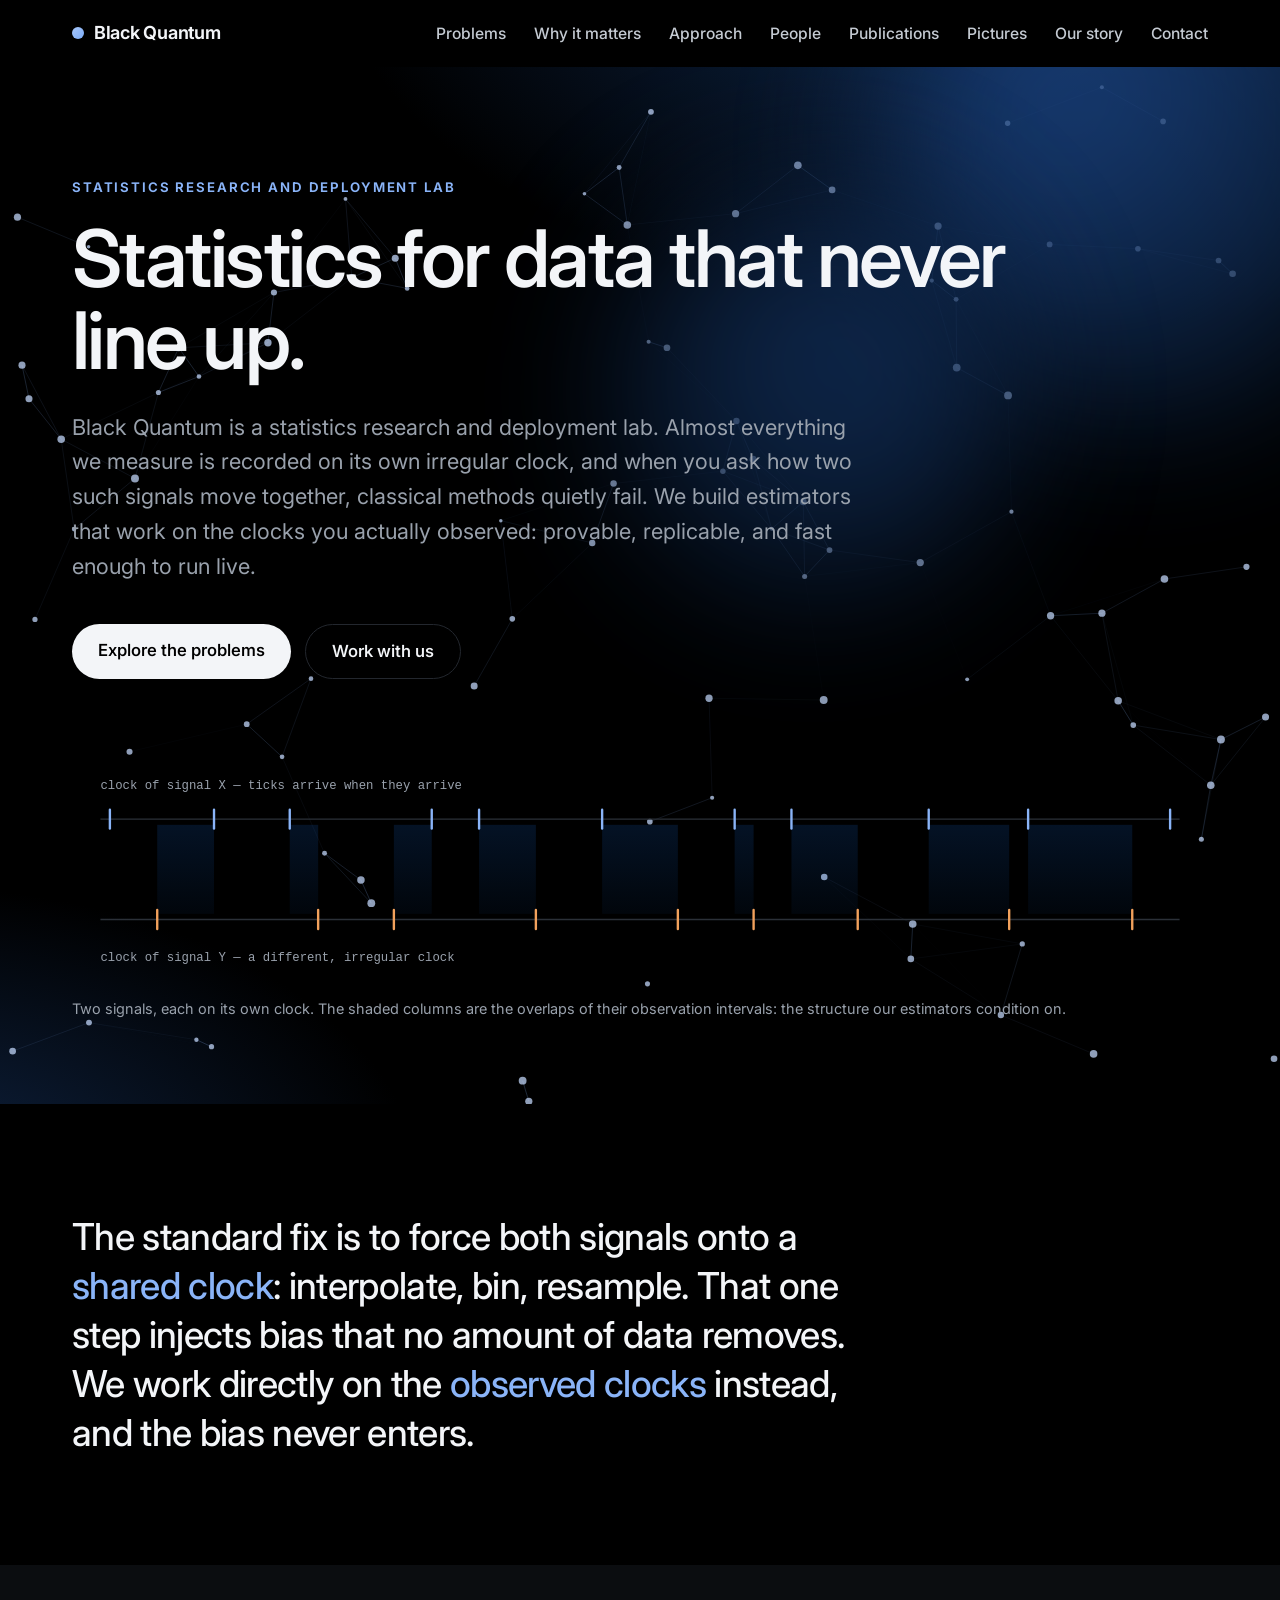
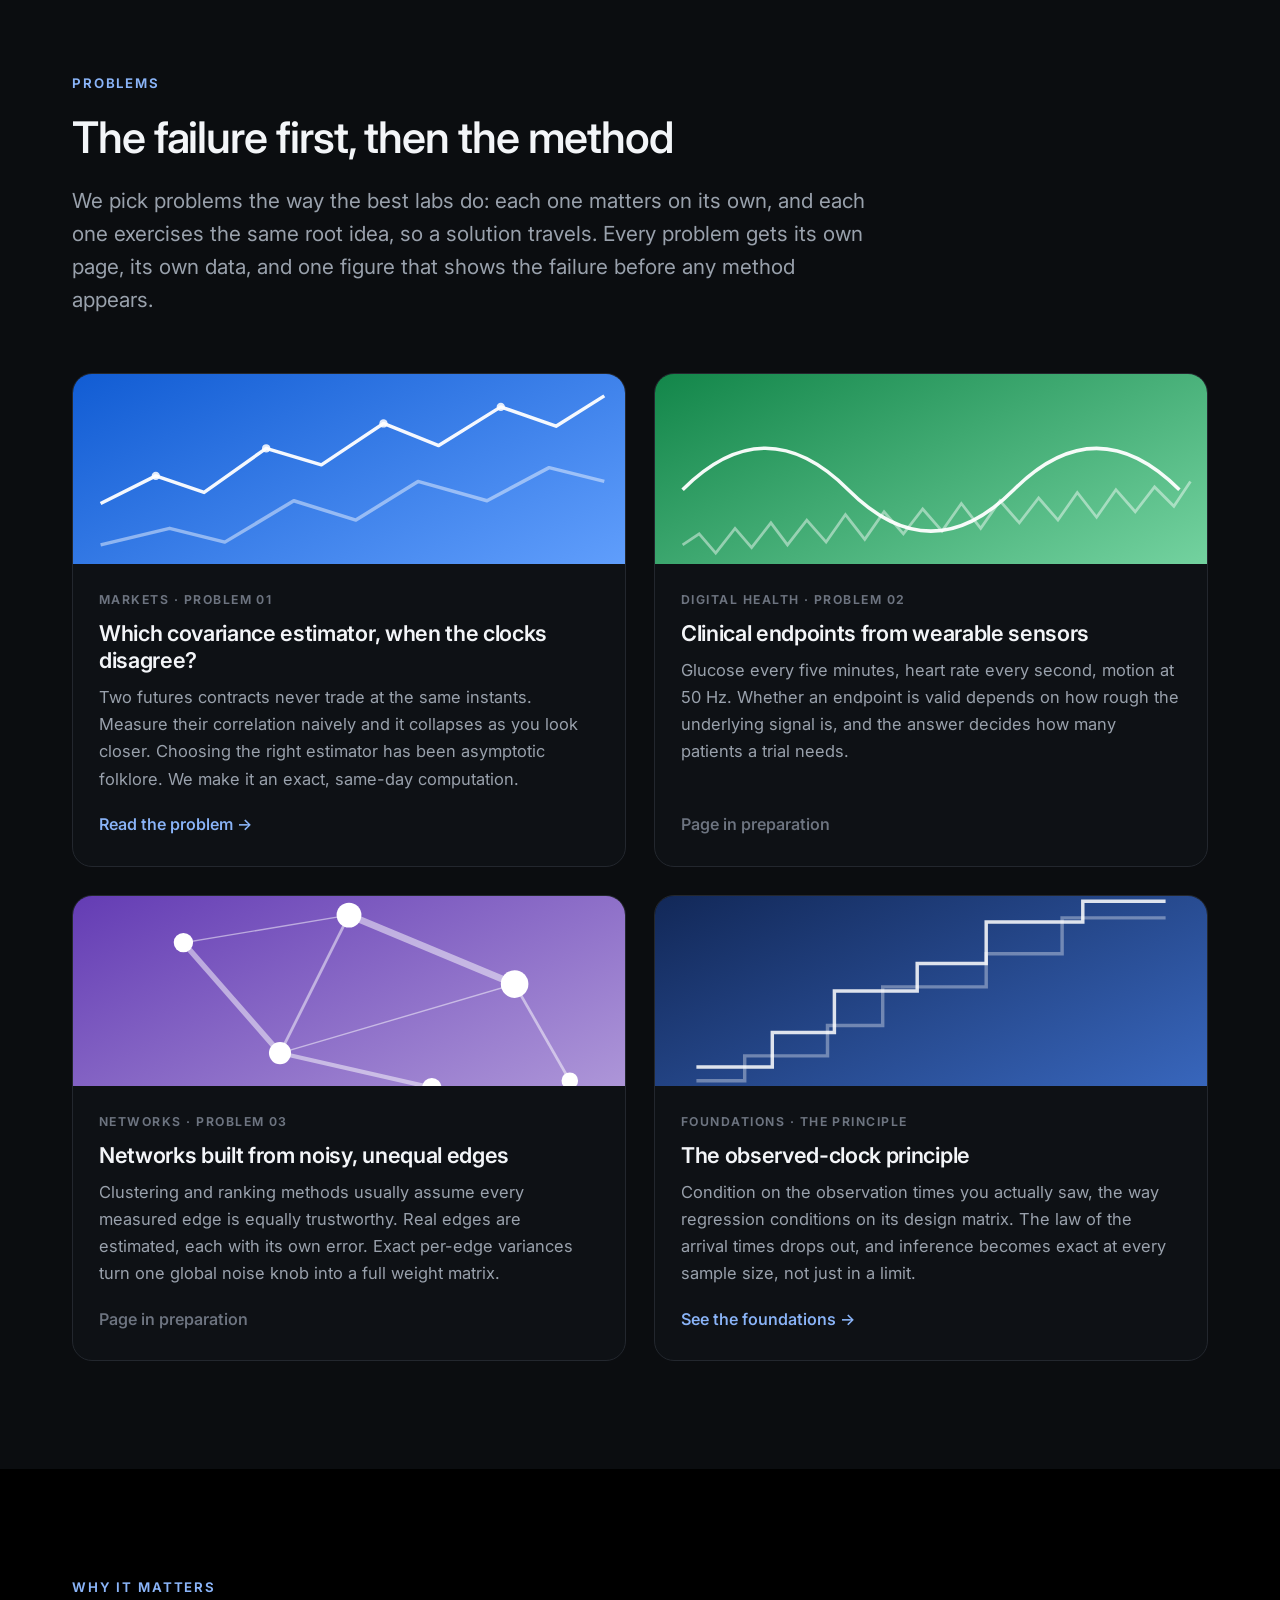
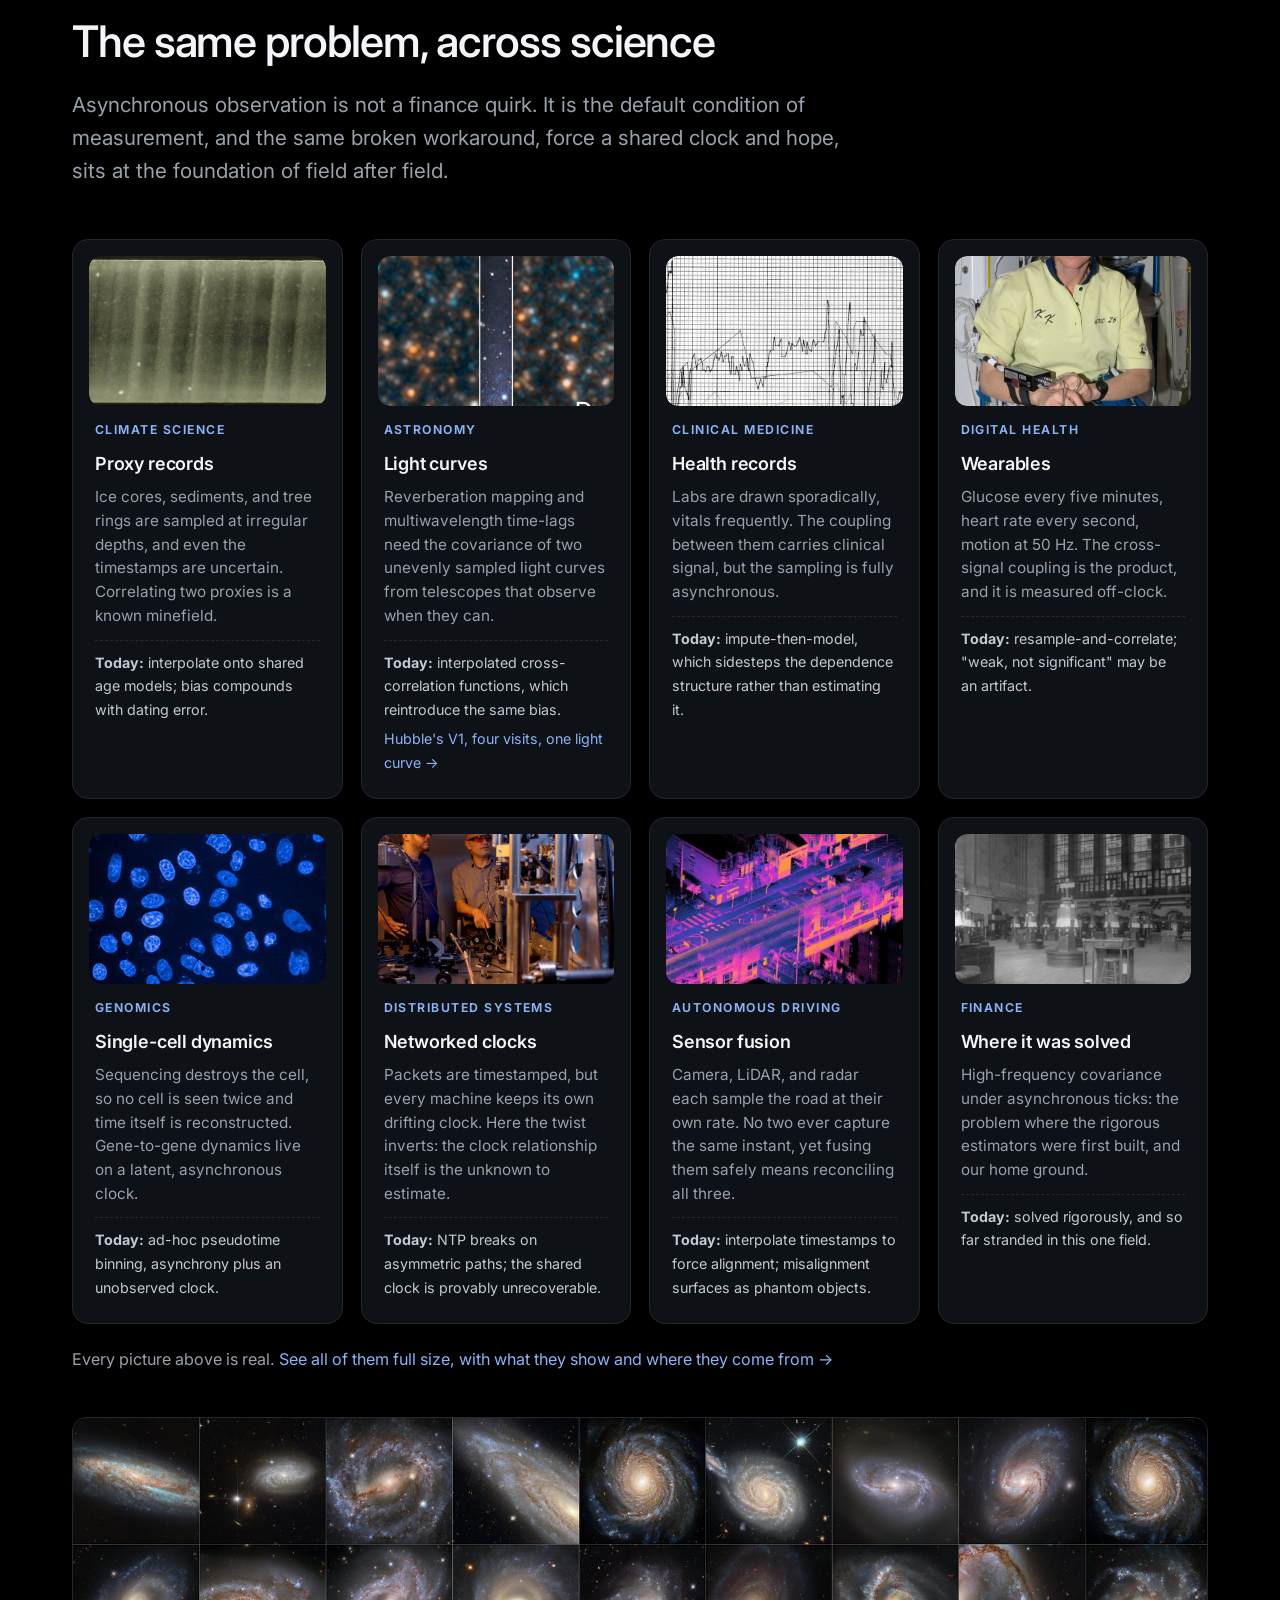
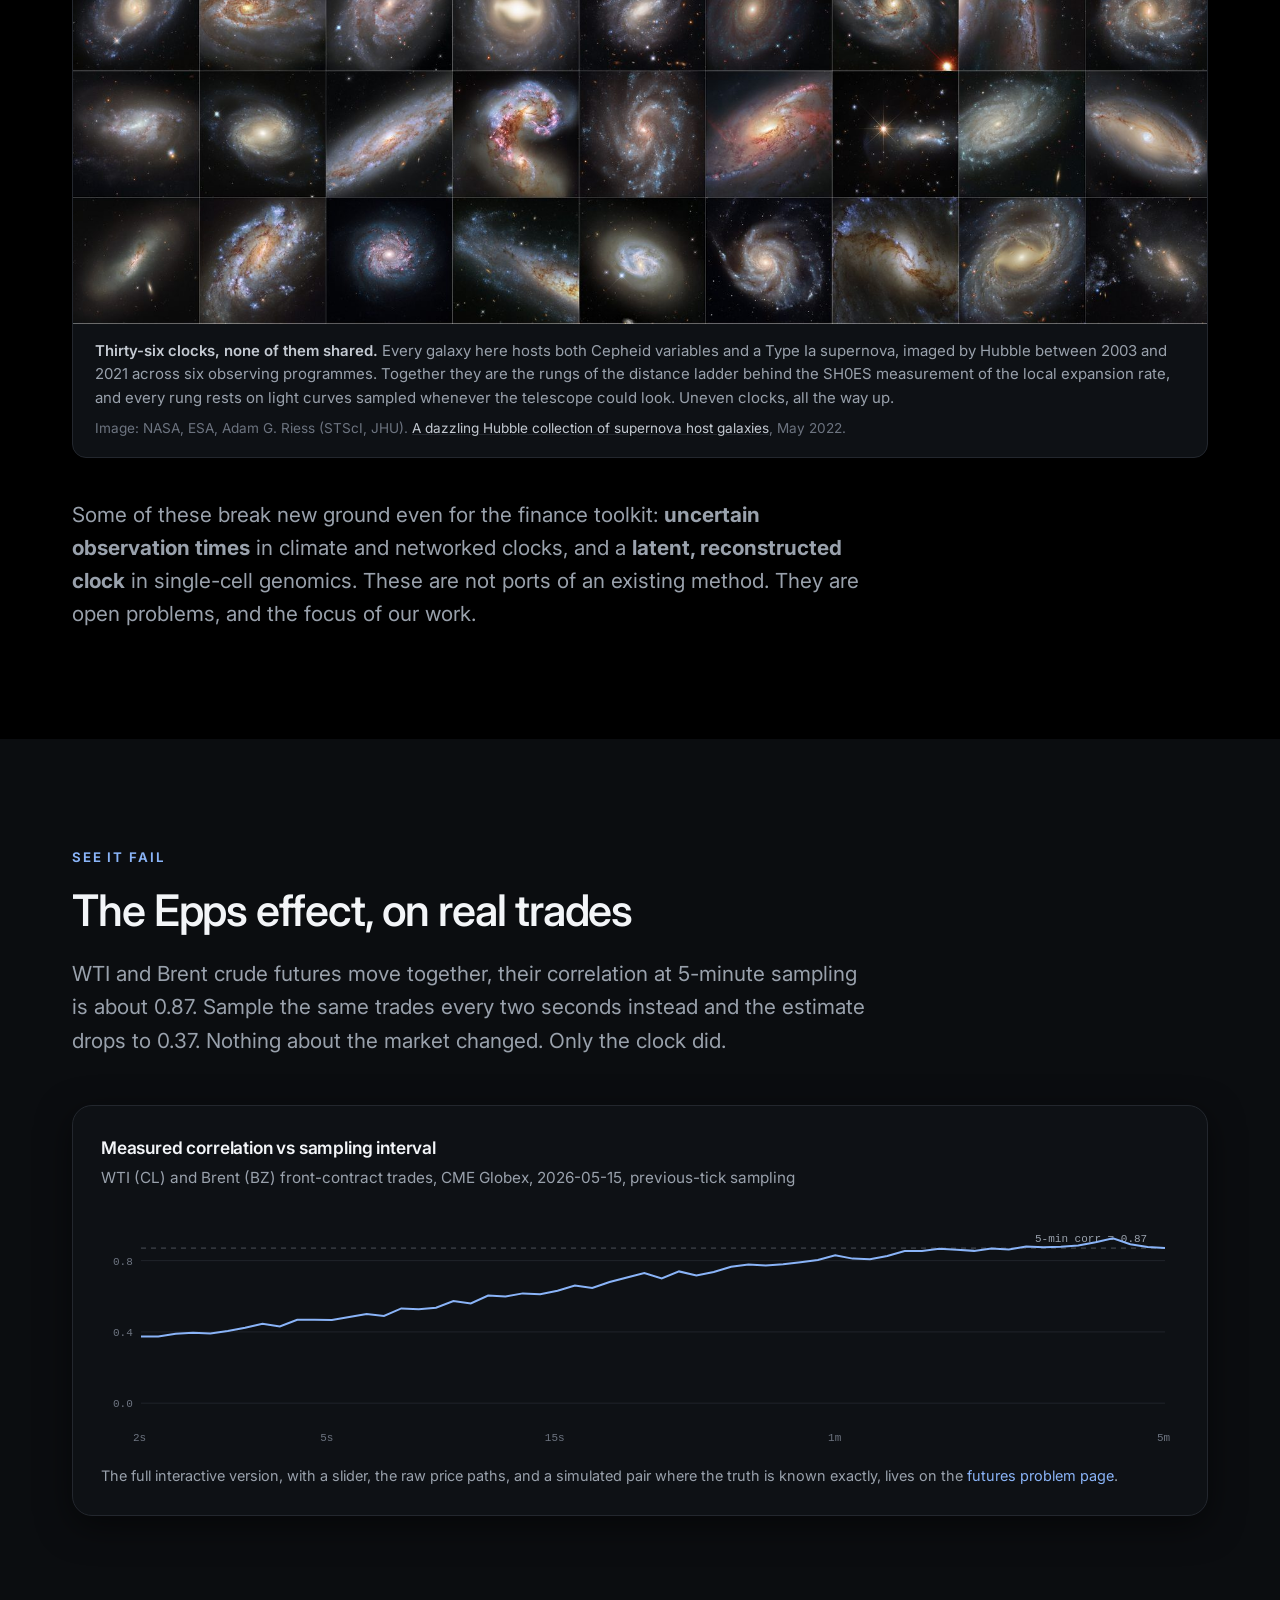
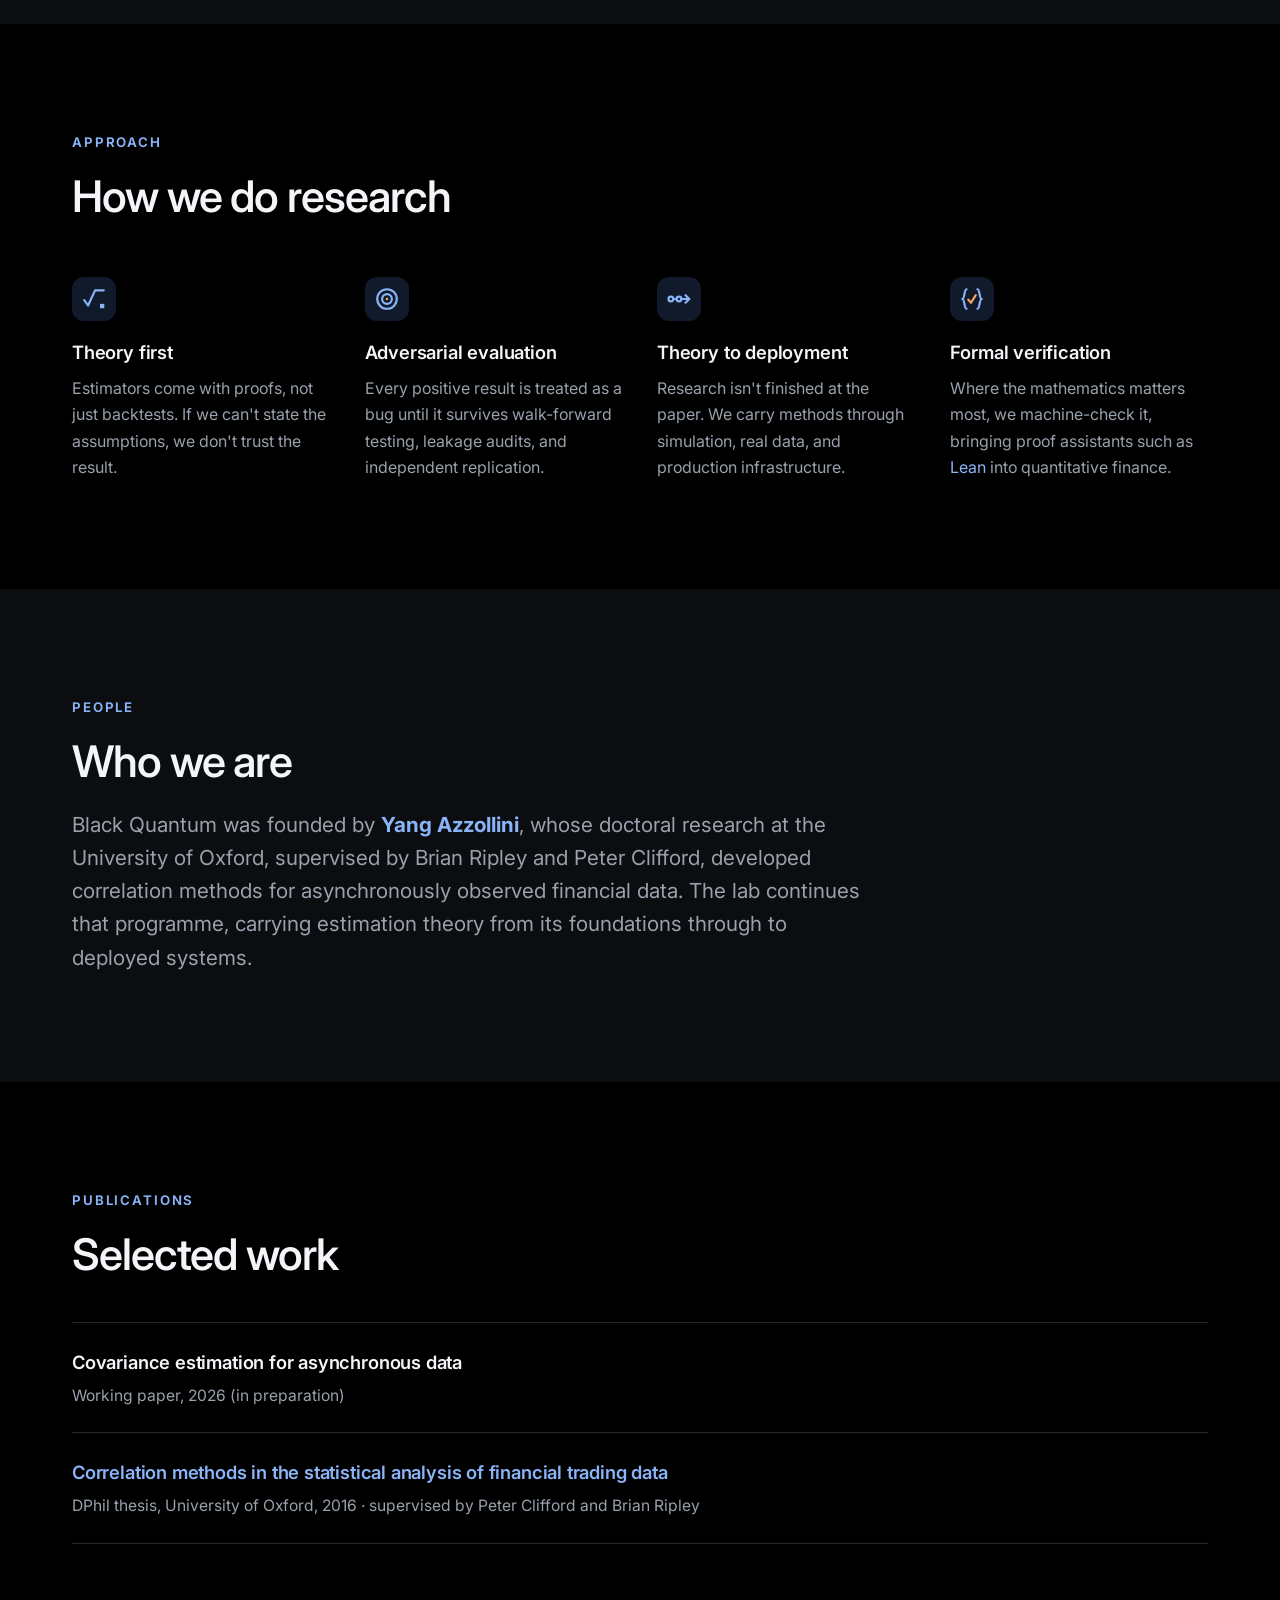
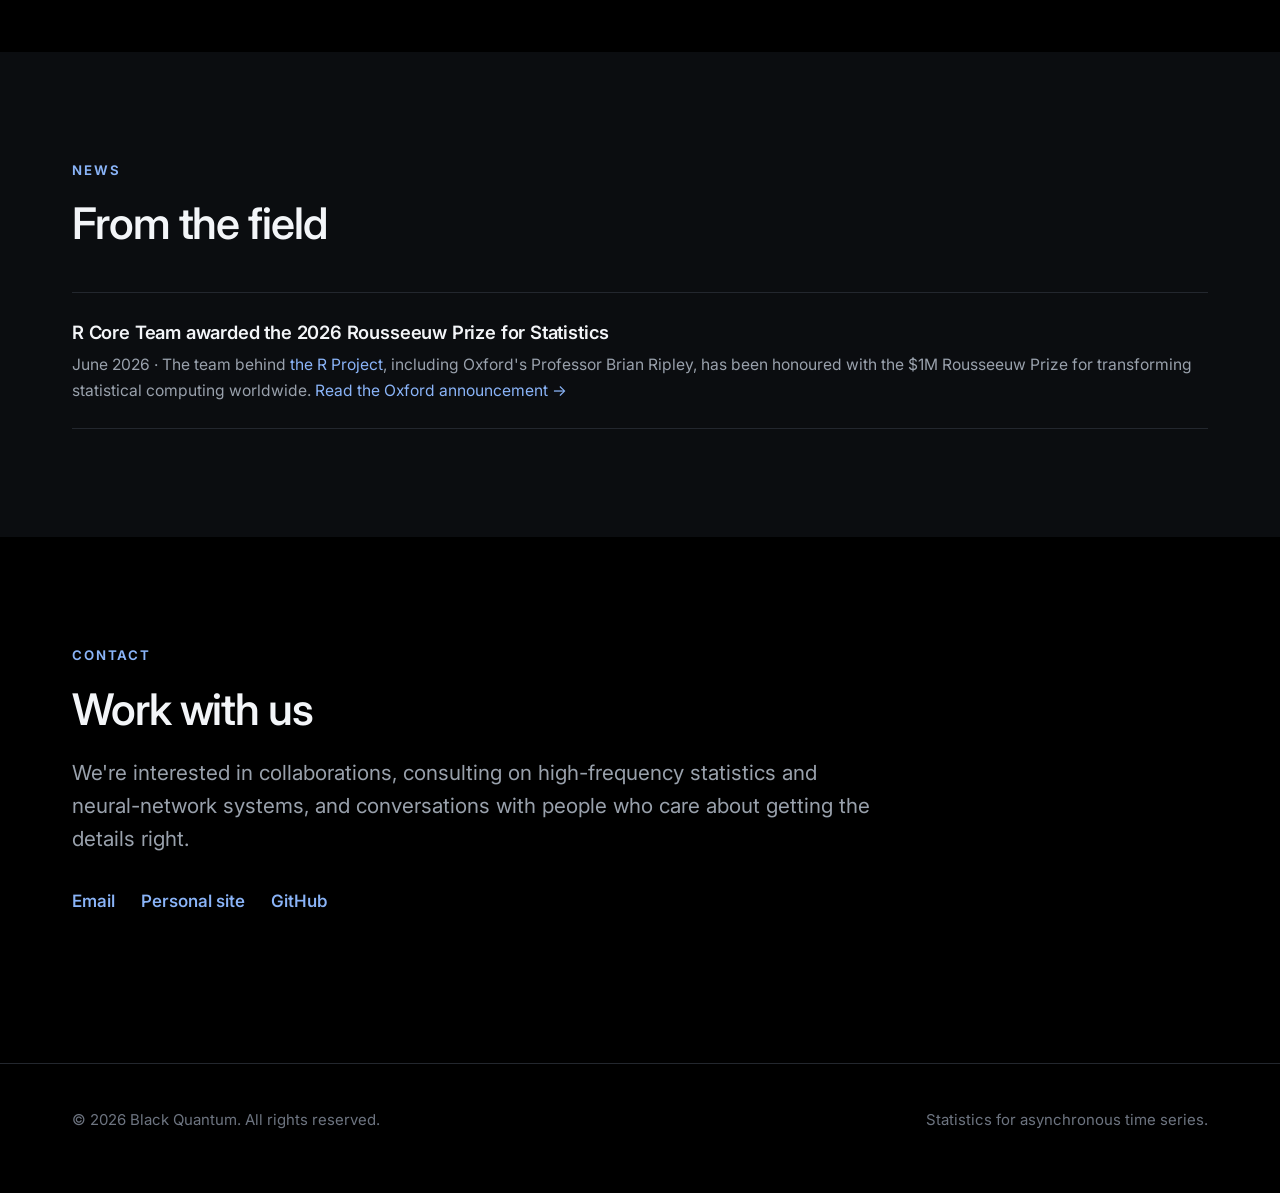
<file: index.html>
<!DOCTYPE html>
<html lang="en">
<head>
<meta charset="UTF-8">
<meta name="viewport" content="width=device-width, initial-scale=1.0">
<meta name="color-scheme" content="dark">
<title>Black Quantum — Statistics for asynchronous time series</title>
<meta name="description" content="Black Quantum is a statistics research and deployment lab. We build estimators for data that never line up, proved and put into production.">
<link rel="preconnect" href="https://fonts.googleapis.com">
<link rel="preconnect" href="https://fonts.gstatic.com" crossorigin>
<link href="https://fonts.googleapis.com/css2?family=Inter:wght@400;500;600;700&display=swap" rel="stylesheet">
<link rel="stylesheet" href="/style.css">
</head>
<body>

<nav class="site" id="topnav">
  <div class="bar">
    <a class="logo" href="/"><span class="dot"></span>Black Quantum</a>
    <ul>
      <li><a href="#problems">Problems</a></li>
      <li><a href="#domains">Why it matters</a></li>
      <li><a href="#approach">Approach</a></li>
      <li><a href="#people">People</a></li>
      <li><a href="#publications">Publications</a></li>
      <li><a href="/pictures.html">Pictures</a></li>
      <li><a href="/story.html">Our story</a></li>
      <li><a href="#contact">Contact</a></li>
    </ul>
  </div>
</nav>

<header class="hero" data-constellation>
  <div class="blob b1"></div>
  <div class="blob b2"></div>
  <div class="wrap">
    <div class="kicker">Statistics research and deployment lab</div>
    <h1 class="display">Statistics for data that never line up.</h1>
    <p class="sub">
      Black Quantum is a statistics research and deployment lab. Almost everything we
      measure is recorded on its own irregular clock, and when you ask how two such
      signals move together, classical methods quietly fail. We build estimators that
      work on the clocks you actually observed: provable, replicable, and fast enough
      to run live.
    </p>
    <div class="cta-row">
      <a class="btn primary" href="#problems">Explore the problems</a>
      <a class="btn ghost" href="#contact">Work with us</a>
    </div>

    <figure class="hero-figure" aria-label="Two observation clocks with irregular ticks and their overlap structure">
      <svg viewBox="0 0 1200 250" xmlns="http://www.w3.org/2000/svg" role="img">
        <defs>
          <linearGradient id="band" x1="0" y1="0" x2="0" y2="1">
            <stop offset="0" stop-color="#1a73e8" stop-opacity="0.16"/>
            <stop offset="1" stop-color="#1a73e8" stop-opacity="0.05"/>
          </linearGradient>
        </defs>
        <!-- overlap bands (the observed design Γ) -->
        <g>
          <rect x="90"  y="78" width="60"  height="94" fill="url(#band)"/>
          <rect x="230" y="78" width="30"  height="94" fill="url(#band)"/>
          <rect x="340" y="78" width="40"  height="94" fill="url(#band)"/>
          <rect x="430" y="78" width="60"  height="94" fill="url(#band)"/>
          <rect x="560" y="78" width="80"  height="94" fill="url(#band)"/>
          <rect x="700" y="78" width="20"  height="94" fill="url(#band)"/>
          <rect x="760" y="78" width="70"  height="94" fill="url(#band)"/>
          <rect x="905" y="78" width="85"  height="94" fill="url(#band)"/>
          <rect x="1010" y="78" width="110" height="94" fill="url(#band)"/>
        </g>
        <!-- clock X -->
        <line x1="30" y1="72" x2="1170" y2="72" stroke="#2b3038" stroke-width="1.5"/>
        <g stroke="#8ab4f8" stroke-width="2.5" stroke-linecap="round">
          <line x1="40" y1="62" x2="40" y2="82"/><line x1="150" y1="62" x2="150" y2="82"/>
          <line x1="230" y1="62" x2="230" y2="82"/><line x1="380" y1="62" x2="380" y2="82"/>
          <line x1="430" y1="62" x2="430" y2="82"/><line x1="560" y1="62" x2="560" y2="82"/>
          <line x1="700" y1="62" x2="700" y2="82"/><line x1="760" y1="62" x2="760" y2="82"/>
          <line x1="905" y1="62" x2="905" y2="82"/><line x1="1010" y1="62" x2="1010" y2="82"/>
          <line x1="1160" y1="62" x2="1160" y2="82"/>
        </g>
        <!-- clock Y -->
        <line x1="30" y1="178" x2="1170" y2="178" stroke="#2b3038" stroke-width="1.5"/>
        <g stroke="#f2a15c" stroke-width="2.5" stroke-linecap="round">
          <line x1="90" y1="168" x2="90" y2="188"/><line x1="260" y1="168" x2="260" y2="188"/>
          <line x1="340" y1="168" x2="340" y2="188"/><line x1="490" y1="168" x2="490" y2="188"/>
          <line x1="640" y1="168" x2="640" y2="188"/><line x1="720" y1="168" x2="720" y2="188"/>
          <line x1="830" y1="168" x2="830" y2="188"/><line x1="990" y1="168" x2="990" y2="188"/>
          <line x1="1120" y1="168" x2="1120" y2="188"/>
        </g>
        <text x="30" y="40" font-size="13" fill="#99a1ac" font-family="ui-monospace, Menlo, monospace">clock of signal X — ticks arrive when they arrive</text>
        <text x="30" y="222" font-size="13" fill="#99a1ac" font-family="ui-monospace, Menlo, monospace">clock of signal Y — a different, irregular clock</text>
      </svg>
      <figcaption class="fig-note" style="margin-top:10px">
        Two signals, each on its own clock. The shaded columns are the overlaps of their
        observation intervals: the structure our estimators condition on.
      </figcaption>
    </figure>
  </div>
</header>

<main>

  <section class="block" id="mission">
    <div class="wrap">
      <p class="statement reveal">
        The standard fix is to force both signals onto a
        <span class="hl">shared clock</span>: interpolate, bin, resample.
        That one step injects bias that no amount of data removes.
        We work directly on the <span class="hl">observed clocks</span> instead,
        and the bias never enters.
      </p>
    </div>
  </section>

  <section class="block tint" id="problems">
    <div class="wrap">
      <div class="kicker reveal">Problems</div>
      <h2 class="section reveal">The failure first, then the method</h2>
      <p class="lede reveal">
        We pick problems the way the best labs do: each one matters on its own, and each
        one exercises the same root idea, so a solution travels. Every problem gets its
        own page, its own data, and one figure that shows the failure before any method
        appears.
      </p>
      <div class="problem-grid reveal-group">

        <a class="problem-card" href="/problems/futures.html">
          <div class="art">
            <svg viewBox="0 0 400 190" xmlns="http://www.w3.org/2000/svg" preserveAspectRatio="xMidYMid slice">
              <defs><linearGradient id="pa1" x1="0" y1="0" x2="1" y2="1">
                <stop offset="0" stop-color="#0b57d0"/><stop offset="1" stop-color="#66a3ff"/>
              </linearGradient></defs>
              <rect width="400" height="190" fill="url(#pa1)"/>
              <polyline points="20,120 60,100 95,112 140,80 180,92 225,62 265,78 310,50 350,64 385,42"
                fill="none" stroke="rgba(255,255,255,0.95)" stroke-width="2.5" stroke-linejoin="round"/>
              <polyline points="20,150 70,138 110,148 160,118 205,132 250,104 300,118 345,94 385,104"
                fill="none" stroke="rgba(255,255,255,0.45)" stroke-width="2.5" stroke-linejoin="round"/>
              <g fill="rgba(255,255,255,0.85)">
                <circle cx="60" cy="100" r="3"/><circle cx="140" cy="80" r="3"/>
                <circle cx="225" cy="62" r="3"/><circle cx="310" cy="50" r="3"/>
              </g>
            </svg>
          </div>
          <div class="body">
            <div class="tag">Markets · Problem 01</div>
            <h3>Which covariance estimator, when the clocks disagree?</h3>
            <p>Two futures contracts never trade at the same instants. Measure their
            correlation naively and it collapses as you look closer. Choosing the right
            estimator has been asymptotic folklore. We make it an exact, same-day computation.</p>
            <div class="go">Read the problem →</div>
          </div>
        </a>

        <a class="problem-card" href="#contact">
          <div class="art">
            <svg viewBox="0 0 400 190" xmlns="http://www.w3.org/2000/svg" preserveAspectRatio="xMidYMid slice">
              <defs><linearGradient id="pa2" x1="0" y1="0" x2="1" y2="1">
                <stop offset="0" stop-color="#0b8043"/><stop offset="1" stop-color="#7bd8a6"/>
              </linearGradient></defs>
              <rect width="400" height="190" fill="url(#pa2)"/>
              <path d="M20,110 C60,70 100,70 140,110 C180,150 220,150 260,110 C300,70 340,70 380,110"
                fill="none" stroke="rgba(255,255,255,0.95)" stroke-width="2.5"/>
              <polyline points="20,150 32,142 44,156 58,138 70,152 84,134 96,150 110,132 124,148 138,128 152,146 166,126 180,142 194,124 208,140 222,120 236,138 250,118 264,134 278,116 292,132 306,112 320,130 334,110 348,126 362,108 376,122 388,104"
                fill="none" stroke="rgba(255,255,255,0.45)" stroke-width="2"/>
            </svg>
          </div>
          <div class="body">
            <div class="tag">Digital health · Problem 02</div>
            <h3>Clinical endpoints from wearable sensors</h3>
            <p>Glucose every five minutes, heart rate every second, motion at 50 Hz.
            Whether an endpoint is valid depends on how rough the underlying signal is,
            and the answer decides how many patients a trial needs.</p>
            <div class="go soon">Page in preparation</div>
          </div>
        </a>

        <a class="problem-card" href="#contact">
          <div class="art">
            <svg viewBox="0 0 400 190" xmlns="http://www.w3.org/2000/svg" preserveAspectRatio="xMidYMid slice">
              <defs><linearGradient id="pa3" x1="0" y1="0" x2="1" y2="1">
                <stop offset="0" stop-color="#5e35b1"/><stop offset="1" stop-color="#b39ddb"/>
              </linearGradient></defs>
              <rect width="400" height="190" fill="url(#pa3)"/>
              <g stroke="rgba(255,255,255,0.5)">
                <line x1="80" y1="60" x2="200" y2="40" stroke-width="1"/>
                <line x1="80" y1="60" x2="150" y2="140" stroke-width="4"/>
                <line x1="200" y1="40" x2="150" y2="140" stroke-width="2"/>
                <line x1="200" y1="40" x2="320" y2="90" stroke-width="5"/>
                <line x1="150" y1="140" x2="320" y2="90" stroke-width="1"/>
                <line x1="320" y1="90" x2="360" y2="160" stroke-width="2"/>
                <line x1="150" y1="140" x2="260" y2="165" stroke-width="3"/>
              </g>
              <g fill="#fff">
                <circle cx="80" cy="60" r="7"/><circle cx="200" cy="40" r="9"/>
                <circle cx="150" cy="140" r="8"/><circle cx="320" cy="90" r="10"/>
                <circle cx="360" cy="160" r="6"/><circle cx="260" cy="165" r="7"/>
              </g>
            </svg>
          </div>
          <div class="body">
            <div class="tag">Networks · Problem 03</div>
            <h3>Networks built from noisy, unequal edges</h3>
            <p>Clustering and ranking methods usually assume every measured edge is equally
            trustworthy. Real edges are estimated, each with its own error. Exact per-edge
            variances turn one global noise knob into a full weight matrix.</p>
            <div class="go soon">Page in preparation</div>
          </div>
        </a>

        <a class="problem-card" href="#publications">
          <div class="art">
            <svg viewBox="0 0 400 190" xmlns="http://www.w3.org/2000/svg" preserveAspectRatio="xMidYMid slice">
              <defs><linearGradient id="pa4" x1="0" y1="0" x2="1" y2="1">
                <stop offset="0" stop-color="#0f2350"/><stop offset="1" stop-color="#3b6bc4"/>
              </linearGradient></defs>
              <rect width="400" height="190" fill="url(#pa4)"/>
              <g fill="none" stroke="rgba(255,255,255,0.85)" stroke-width="2.5">
                <path d="M30,150 h55 v-25 h45 v-30 h60 v-20 h50 v-30 h70 v-15 h60"/>
              </g>
              <g fill="none" stroke="rgba(255,255,255,0.35)" stroke-width="2.5">
                <path d="M30,160 h35 v-18 h60 v-22 h40 v-28 h75 v-24 h55 v-26 h75"/>
              </g>
            </svg>
          </div>
          <div class="body">
            <div class="tag">Foundations · The principle</div>
            <h3>The observed-clock principle</h3>
            <p>Condition on the observation times you actually saw, the way regression
            conditions on its design matrix. The law of the arrival times drops out, and
            inference becomes exact at every sample size, not just in a limit.</p>
            <div class="go">See the foundations →</div>
          </div>
        </a>

      </div>
    </div>
  </section>

  <section class="block" id="domains">
    <div class="wrap">
      <div class="kicker reveal">Why it matters</div>
      <h2 class="section reveal">The same problem, across science</h2>
      <p class="lede reveal">
        Asynchronous observation is not a finance quirk. It is the default condition of
        measurement, and the same broken workaround, force a shared clock and hope, sits
        at the foundation of field after field.
      </p>
      <div class="tile-grid reveal-group">
        <div class="tile">
          <div class="spot"><a href="/pictures.html#ice" title="GISP2 ice core, annual layers 16,000 years old"><img src="/assets/gisp2-ice-core-tile.jpg" width="920" height="307" loading="lazy" alt="GISP2 ice core, annual layers 16,000 years old"></a></div>
          <span class="field">Climate science</span>
          <h3>Proxy records</h3>
          <p>Ice cores, sediments, and tree rings are sampled at irregular depths, and even
          the timestamps are uncertain. Correlating two proxies is a known minefield.</p>
          <div class="fails"><b>Today:</b> interpolate onto shared age models; bias compounds with dating error.</div>
        </div>
        <div class="tile">
          <div class="spot"><a href="/pictures.html#v1" title="Hubble's Cepheid V1 in Andromeda, four visits on an observed clock"><img src="/assets/m31-v1-tile.jpg" width="1150" height="270" loading="lazy"
            alt="Hubble close-ups of the Cepheid variable V1 in Andromeda on two different dates"></a></div>
          <span class="field">Astronomy</span>
          <h3>Light curves</h3>
          <p>Reverberation mapping and multiwavelength time-lags need the covariance of two
          unevenly sampled light curves from telescopes that observe when they can.</p>
          <div class="fails"><b>Today:</b> interpolated cross-correlation functions, which reintroduce the same bias.</div>
          <div class="fails" style="border-top:0; padding-top:0; margin-top:6px;"><a href="/pictures.html#v1">Hubble's V1, four visits, one light curve &rarr;</a></div>
        </div>
        <div class="tile">
          <div class="spot"><a href="/pictures.html#fever" title="Temperature chart of a case of rheumatic fever, 1871"><img src="/assets/fever-chart-1871-tile.jpg" width="920" height="400" loading="lazy" alt="Temperature chart of a case of rheumatic fever, 1871"></a></div>
          <span class="field">Clinical medicine</span>
          <h3>Health records</h3>
          <p>Labs are drawn sporadically, vitals frequently. The coupling between them
          carries clinical signal, but the sampling is fully asynchronous.</p>
          <div class="fails"><b>Today:</b> impute-then-model, which sidesteps the dependence structure rather than estimating it.</div>
        </div>
        <div class="tile">
          <div class="spot"><a href="/pictures.html#holter" title="Cady Coleman wearing a Holter monitor on the space station, 2011"><img src="/assets/coleman-holter-iss-tile.jpg" width="920" height="400" loading="lazy" alt="Cady Coleman wearing a Holter monitor on the space station, 2011"></a></div>
          <span class="field">Digital health</span>
          <h3>Wearables</h3>
          <p>Glucose every five minutes, heart rate every second, motion at 50 Hz. The
          cross-signal coupling is the product, and it is measured off-clock.</p>
          <div class="fails"><b>Today:</b> resample-and-correlate; "weak, not significant" may be an artifact.</div>
        </div>
        <div class="tile">
          <div class="spot"><a href="/pictures.html#nuclei" title="DAPI-stained nuclei of HeLa cells"><img src="/assets/hela-nuclei-dapi-tile.jpg" width="920" height="400" loading="lazy" alt="DAPI-stained nuclei of HeLa cells"></a></div>
          <span class="field">Genomics</span>
          <h3>Single-cell dynamics</h3>
          <p>Sequencing destroys the cell, so no cell is seen twice and time itself is
          reconstructed. Gene-to-gene dynamics live on a latent, asynchronous clock.</p>
          <div class="fails"><b>Today:</b> ad-hoc pseudotime binning, asynchrony plus an unobserved clock.</div>
        </div>
        <div class="tile">
          <div class="spot"><a href="/pictures.html#nist" title="NIST-F4 caesium fountain clock, 2025"><img src="/assets/nist-f4-tile.jpg" width="920" height="400" loading="lazy" alt="NIST-F4 caesium fountain clock, 2025"></a></div>
          <span class="field">Distributed systems</span>
          <h3>Networked clocks</h3>
          <p>Packets are timestamped, but every machine keeps its own drifting clock. Here
          the twist inverts: the clock relationship itself is the unknown to estimate.</p>
          <div class="fails"><b>Today:</b> NTP breaks on asymmetric paths; the shared clock is provably unrecoverable.</div>
        </div>
        <div class="tile">
          <div class="spot"><a href="/pictures.html#lidar" title="Lidar point cloud of a San Francisco intersection"><img src="/assets/ouster-lidar-sf-tile.jpg" width="920" height="400" loading="lazy" alt="Lidar point cloud of a San Francisco intersection"></a></div>
          <span class="field">Autonomous driving</span>
          <h3>Sensor fusion</h3>
          <p>Camera, LiDAR, and radar each sample the road at their own rate. No two ever
          capture the same instant, yet fusing them safely means reconciling all three.</p>
          <div class="fails"><b>Today:</b> interpolate timestamps to force alignment; misalignment surfaces as phantom objects.</div>
        </div>
        <div class="tile">
          <div class="spot"><a href="/pictures.html#ticker" title="Ticker stations on the floor of the New York Stock Exchange, about 1922"><img src="/assets/nyse-ticker-1922-tile.jpg" width="920" height="400" loading="lazy" alt="Ticker stations on the floor of the New York Stock Exchange, about 1922"></a></div>
          <span class="field">Finance</span>
          <h3>Where it was solved</h3>
          <p>High-frequency covariance under asynchronous ticks: the problem where the
          rigorous estimators were first built, and our home ground.</p>
          <div class="fails"><b>Today:</b> solved rigorously, and so far stranded in this one field.</div>
        </div>
      </div>
      <p class="reveal" style="margin-top:22px; color:var(--muted); font-size:0.95rem;">Every picture above is real. <a href="/pictures.html">See all of them full size, with what they show and where they come from &rarr;</a></p>
      <figure class="photo wide reveal" id="hosts">
        <a href="/assets/shoes-hosts-hubble-full.jpg"><img src="/assets/shoes-hosts-hubble.jpg" width="1800" height="804" loading="lazy"
          alt="A grid of 36 Hubble images of spiral galaxies, each a host to both Cepheid variables and a Type Ia supernova."></a>
        <figcaption>
          <strong>Thirty-six clocks, none of them shared.</strong> Every galaxy here hosts both
          Cepheid variables and a Type Ia supernova, imaged by Hubble between 2003 and 2021
          across six observing programmes. Together they are the rungs of the distance ladder
          behind the SH0ES measurement of the local expansion rate, and every rung rests on
          light curves sampled whenever the telescope could look. Uneven clocks, all the way up.
          <span class="credit">Image: NASA, ESA, Adam G. Riess (STScI, JHU).
          <a href="https://esahubble.org/news/heic2208/">A dazzling Hubble collection of supernova host galaxies</a>, May 2022.</span>
        </figcaption>
      </figure>
      <p class="lede reveal" style="margin-top:40px; margin-bottom:0;">
        Some of these break new ground even for the finance toolkit: <strong>uncertain
        observation times</strong> in climate and networked clocks, and a <strong>latent,
        reconstructed clock</strong> in single-cell genomics. These are not ports of an
        existing method. They are open problems, and the focus of our work.
      </p>
    </div>
  </section>

  <section class="block tint" id="demo">
    <div class="wrap">
      <div class="kicker reveal">See it fail</div>
      <h2 class="section reveal">The Epps effect, on real trades</h2>
      <p class="lede reveal">
        WTI and Brent crude futures move together, their correlation at 5-minute sampling
        is about 0.87. Sample the same trades every two seconds instead and the estimate
        drops to 0.37. Nothing about the market changed. Only the clock did.
      </p>
      <div class="figure-card reveal">
        <div class="fig-title">Measured correlation vs sampling interval</div>
        <div class="fig-sub">WTI (CL) and Brent (BZ) front-contract trades, CME Globex, 2026-05-15, previous-tick sampling</div>
        <canvas id="teaser" style="width:100%; height:240px; display:block; margin-top:18px;"></canvas>
        <div class="fig-note">
          The full interactive version, with a slider, the raw price paths, and a simulated
          pair where the truth is known exactly, lives on the
          <a href="/problems/futures.html">futures problem page</a>.
        </div>
      </div>
    </div>
  </section>

  <section class="block" id="approach">
    <div class="wrap">
      <div class="kicker reveal">Approach</div>
      <h2 class="section reveal">How we do research</h2>
      <div class="principles">
        <div class="principle reveal">
          <div class="icon"><svg viewBox="0 0 24 24" xmlns="http://www.w3.org/2000/svg" fill="none" stroke="#8ab4f8" stroke-width="2" stroke-linecap="round" stroke-linejoin="round">
            <path d="M3 13 l3.5 5 L13 4 h8"/>
            <rect x="17.5" y="16.5" width="4" height="4" fill="#8ab4f8" stroke="none"/>
          </svg></div>
          <h3>Theory first</h3>
          <p>Estimators come with proofs, not just backtests. If we can't state the
          assumptions, we don't trust the result.</p>
        </div>
        <div class="principle reveal">
          <div class="icon"><svg viewBox="0 0 24 24" xmlns="http://www.w3.org/2000/svg" fill="none" stroke="#8ab4f8" stroke-width="2" stroke-linecap="round">
            <circle cx="12" cy="12" r="9"/>
            <circle cx="12" cy="12" r="4.5"/>
            <circle cx="12" cy="12" r="1.2" fill="#f2a15c" stroke="none"/>
          </svg></div>
          <h3>Adversarial evaluation</h3>
          <p>Every positive result is treated as a bug until it survives walk-forward
          testing, leakage audits, and independent replication.</p>
        </div>
        <div class="principle reveal">
          <div class="icon"><svg viewBox="0 0 24 24" xmlns="http://www.w3.org/2000/svg" fill="none" stroke="#8ab4f8" stroke-width="2" stroke-linecap="round">
            <circle cx="4.5" cy="12" r="2.2"/>
            <circle cx="12" cy="12" r="2.2"/>
            <line x1="6.7" y1="12" x2="9.8" y2="12"/>
            <line x1="14.2" y1="12" x2="21" y2="12"/>
            <path d="M18 8.5 L21.5 12 L18 15.5"/>
          </svg></div>
          <h3>Theory to deployment</h3>
          <p>Research isn't finished at the paper. We carry methods through simulation,
          real data, and production infrastructure.</p>
        </div>
        <div class="principle reveal">
          <div class="icon"><svg viewBox="0 0 24 24" xmlns="http://www.w3.org/2000/svg" fill="none" stroke="#8ab4f8" stroke-width="2" stroke-linecap="round" stroke-linejoin="round">
            <path d="M7 3 C4.5 3 5.5 12 3 12 C5.5 12 4.5 21 7 21"/>
            <path d="M17 3 C19.5 3 18.5 12 21 12 C18.5 12 19.5 21 17 21"/>
            <path d="M8.5 12.5 L11 15.5 L15.5 8.5" stroke="#f2a15c"/>
          </svg></div>
          <h3>Formal verification</h3>
          <p>Where the mathematics matters most, we machine-check it, bringing proof
          assistants such as <a href="https://lean-lang.org/">Lean</a> into
          quantitative finance.</p>
        </div>
      </div>
    </div>
  </section>

  <section class="block tint" id="people">
    <div class="wrap">
      <div class="kicker reveal">People</div>
      <h2 class="section reveal">Who we are</h2>
      <p class="lede reveal" style="margin-bottom:0;">
        Black Quantum was founded by
        <a href="https://yang-azzollini.com"><strong>Yang Azzollini</strong></a>, whose
        doctoral research at the University of Oxford, supervised by Brian Ripley and
        Peter Clifford, developed correlation methods for asynchronously observed
        financial data. The lab continues that programme, carrying estimation theory from
        its foundations through to deployed systems.
      </p>
    </div>
  </section>

  <section class="block" id="publications">
    <div class="wrap">
      <div class="kicker reveal">Publications</div>
      <h2 class="section reveal">Selected work</h2>
      <ul class="pubs">
        <li class="reveal">
          <span class="title">Covariance estimation for asynchronous data</span>
          <span class="venue">Working paper, 2026 (in preparation)</span>
        </li>
        <li class="reveal">
          <span class="title"><a href="https://ora.ox.ac.uk/objects/uuid:e0279f41-c83f-4514-bb69-f49bb4159822">Correlation methods in the statistical analysis of financial trading data</a></span>
          <span class="venue">DPhil thesis, University of Oxford, 2016 · supervised by Peter Clifford and Brian Ripley</span>
        </li>
      </ul>
    </div>
  </section>

  <section class="block tint" id="news">
    <div class="wrap">
      <div class="kicker reveal">News</div>
      <h2 class="section reveal">From the field</h2>
      <ul class="pubs">
        <li class="reveal">
          <span class="title">R Core Team awarded the 2026 Rousseeuw Prize for Statistics</span>
          <span class="venue">June 2026 · The team behind <a href="https://www.r-project.org/">the R Project</a>,
          including Oxford's Professor Brian Ripley, has been honoured with the $1M Rousseeuw Prize for
          transforming statistical computing worldwide.
          <a href="https://www.mpls.ox.ac.uk/latest/news/oxford-statistician-co-awarded-1-million-rousseeuw-prize-for-the-r-project">Read the Oxford announcement →</a></span>
        </li>
      </ul>
    </div>
  </section>

  <section class="block" id="contact">
    <div class="wrap">
      <div class="kicker reveal">Contact</div>
      <h2 class="section reveal">Work with us</h2>
      <p class="lede reveal">
        We're interested in collaborations, consulting on high-frequency statistics and
        neural-network systems, and conversations with people who care about getting the
        details right.
      </p>
      <div class="contact-links reveal">
        <a href="mailto:yang.azzollini@blackquantumgroup.com">Email</a>
        <a href="https://yang-azzollini.com">Personal site</a>
        <a href="https://github.com/ChubbyFaceEuler">GitHub</a>
      </div>
    </div>
  </section>

</main>

<footer class="site">
  <div class="wrap">
    <span>&copy; 2026 Black Quantum. All rights reserved.</span>
    <span>Statistics for asynchronous time series.</span>
  </div>
</footer>

<script src="/constellation.js"></script>
<script src="/epps-data.js"></script>
<script>
(function () {
  /* nav border on scroll */
  var nav = document.getElementById('topnav');
  addEventListener('scroll', function () {
    nav.classList.toggle('scrolled', scrollY > 8);
  }, { passive: true });

  /* scroll reveal */
  var reduced = matchMedia('(prefers-reduced-motion: reduce)').matches;
  var els = document.querySelectorAll('.reveal, .reveal-group');
  if (reduced) { els.forEach(function (el) { el.classList.add('in'); }); }
  else {
    var io = new IntersectionObserver(function (entries) {
      entries.forEach(function (e) {
        if (e.isIntersecting) { e.target.classList.add('in'); io.unobserve(e.target); }
      });
    }, { threshold: 0.12 });
    els.forEach(function (el) { io.observe(el); });
  }

  /* static teaser: real Epps curve */
  var canvas = document.getElementById('teaser');
  if (!canvas || !canvas.getContext || typeof REAL_EPPS_DATA === 'undefined') return;
  var ctx = canvas.getContext('2d');
  var R = REAL_EPPS_DATA;
  var H_MIN = R.hs[0], H_MAX = R.hs[R.hs.length - 1];

  function fmtH(h) { return h < 60 ? Math.round(h) + 's' : (h / 60).toFixed(1).replace(/\.0$/, '') + 'm'; }

  function draw() {
    var dpr = Math.min(devicePixelRatio || 1, 2);
    var W = canvas.clientWidth, H = canvas.clientHeight;
    if (W < 10) return;
    canvas.width = W * dpr; canvas.height = H * dpr;
    ctx.setTransform(dpr, 0, 0, dpr, 0, 0);
    ctx.clearRect(0, 0, W, H);

    var px0 = 40, px1 = W - 14, py0 = 16, py1 = H - 28;
    var xOf = function (h) { return px0 + (Math.log(h) - Math.log(H_MIN)) / (Math.log(H_MAX) - Math.log(H_MIN)) * (px1 - px0); };
    var yOf = function (c) { return py1 - (c + 0.1) / 1.1 * (py1 - py0); };

    ctx.font = '11px ui-monospace, Menlo, monospace';
    ctx.fillStyle = '#6d7480';
    ctx.strokeStyle = '#20242b';
    ctx.lineWidth = 1;
    [0, 0.4, 0.8].forEach(function (t) {
      var y = yOf(t);
      ctx.beginPath(); ctx.moveTo(px0, y); ctx.lineTo(px1, y); ctx.stroke();
      ctx.fillText(t.toFixed(1), 12, y + 4);
    });
    [2, 5, 15, 60, 300].forEach(function (h) {
      ctx.fillText(fmtH(h), xOf(h) - 8, H - 8);
    });

    var yr = yOf(R.refCorr);
    ctx.strokeStyle = '#4a5058';
    ctx.setLineDash([5, 5]);
    ctx.beginPath(); ctx.moveTo(px0, yr); ctx.lineTo(px1, yr); ctx.stroke();
    ctx.setLineDash([]);
    ctx.fillStyle = '#99a1ac';
    ctx.fillText('5-min corr = ' + R.refCorr.toFixed(2), px1 - 130, yr - 6);

    ctx.strokeStyle = '#8ab4f8';
    ctx.lineWidth = 2;
    ctx.beginPath();
    var started = false;
    for (var k = 0; k < R.hs.length; k++) {
      if (R.corr[k] == null || isNaN(R.corr[k])) continue;
      var x = xOf(R.hs[k]), y = yOf(R.corr[k]);
      started ? ctx.lineTo(x, y) : ctx.moveTo(x, y);
      started = true;
    }
    ctx.stroke();
  }

  draw();
  addEventListener('resize', draw);
  if (typeof ResizeObserver !== 'undefined') new ResizeObserver(draw).observe(canvas);
})();
</script>

</body>
</html>
</file>
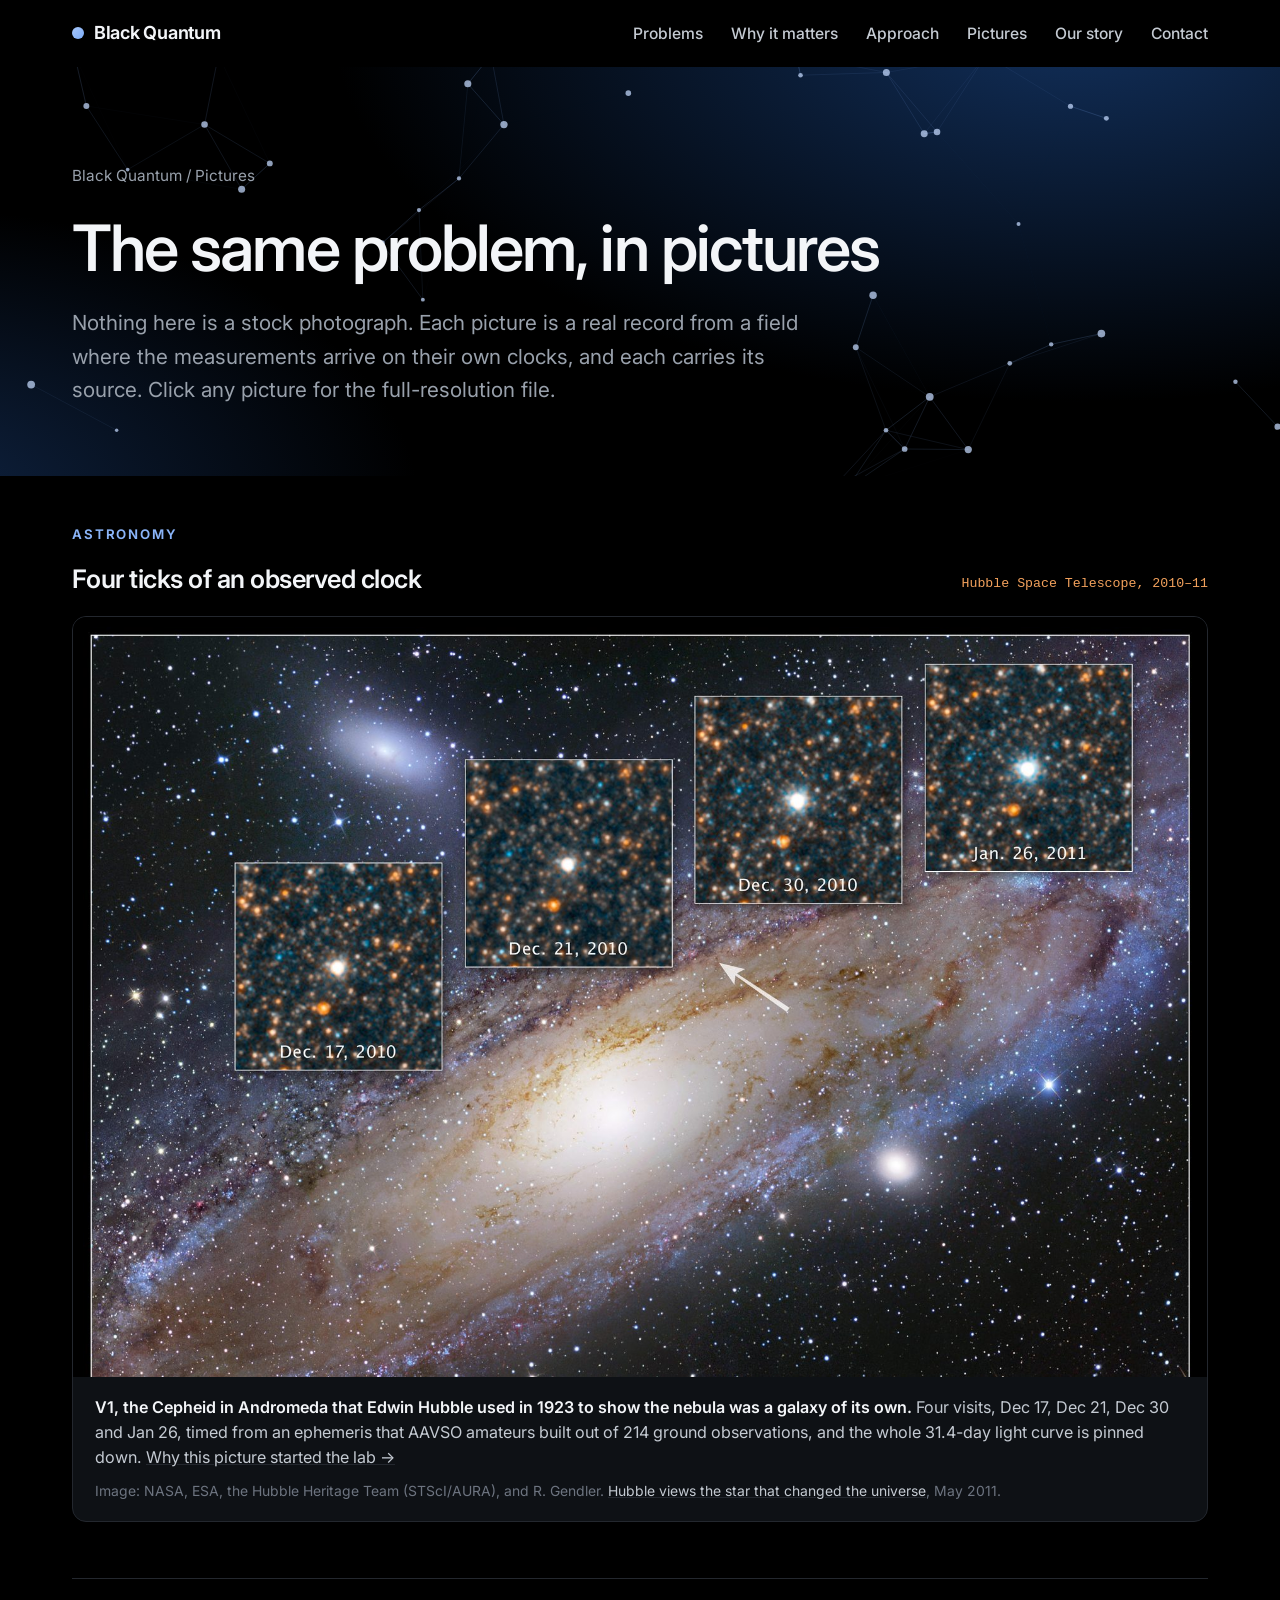
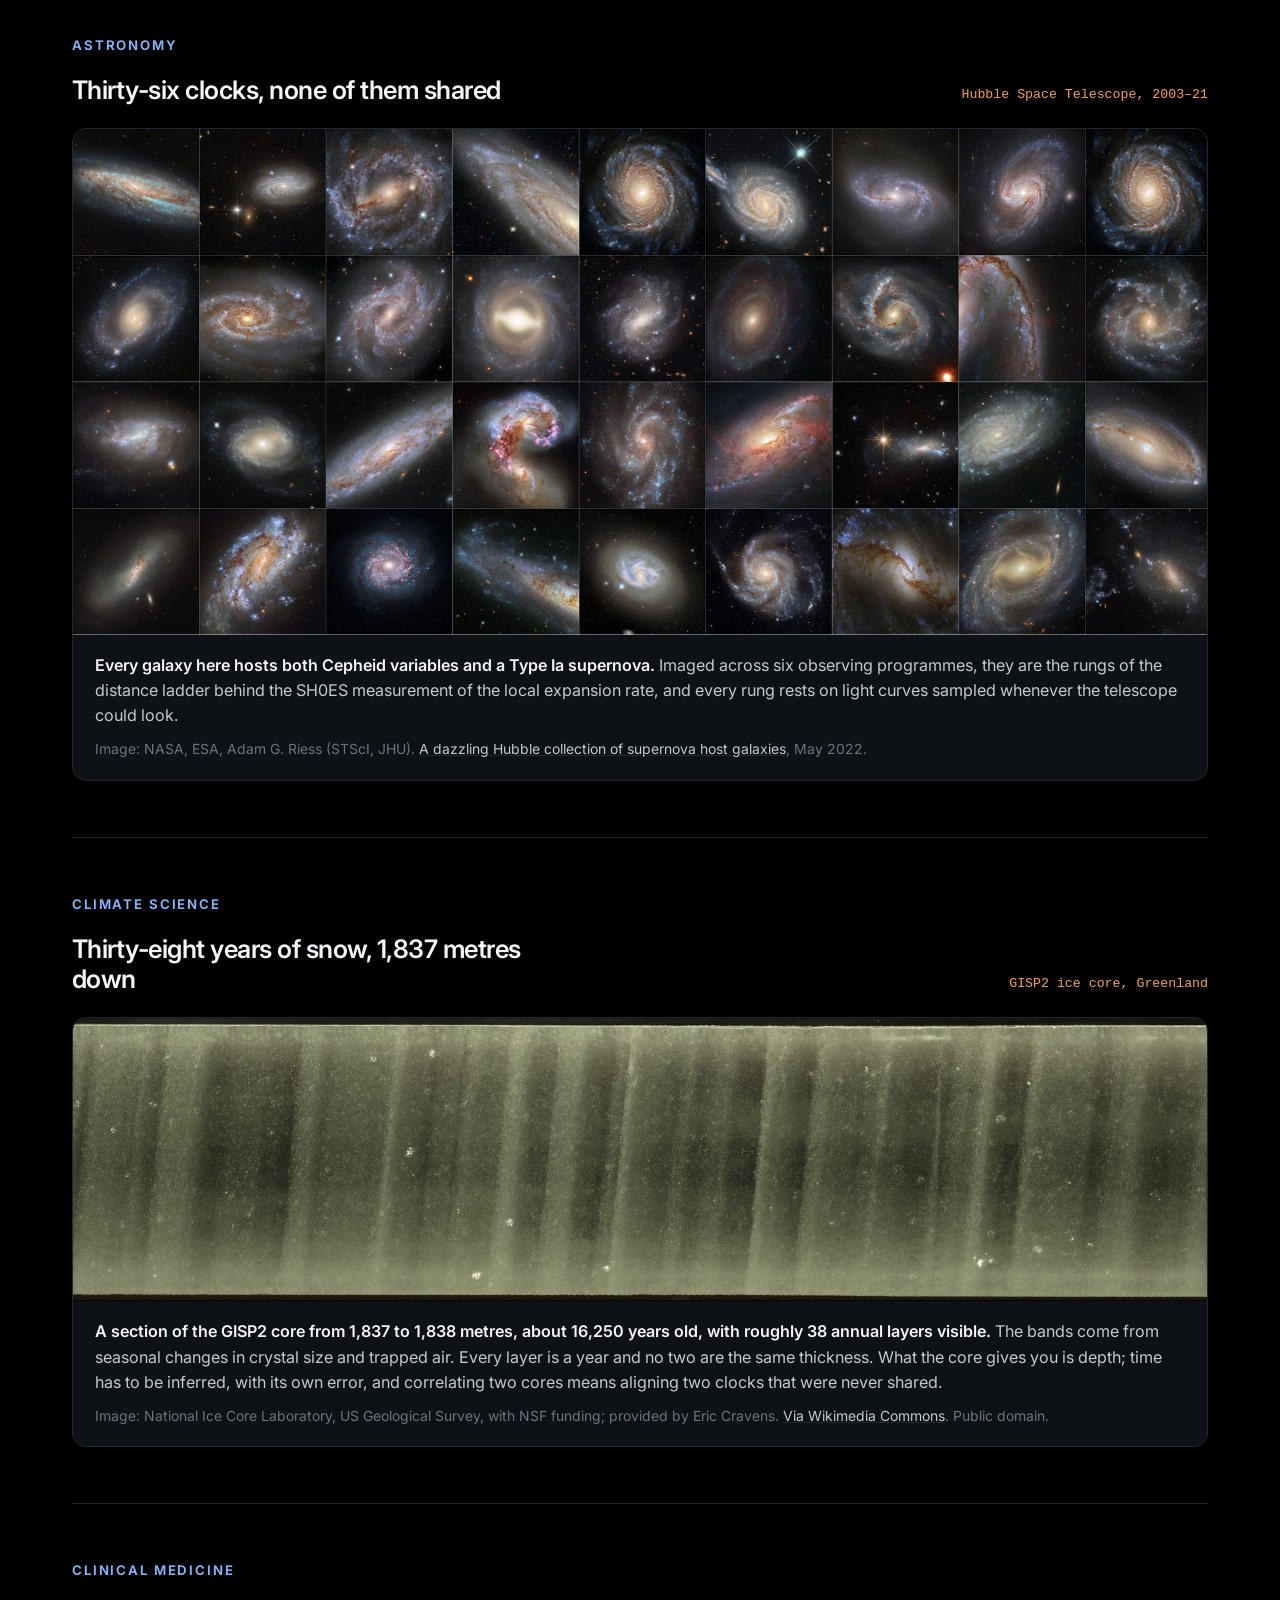
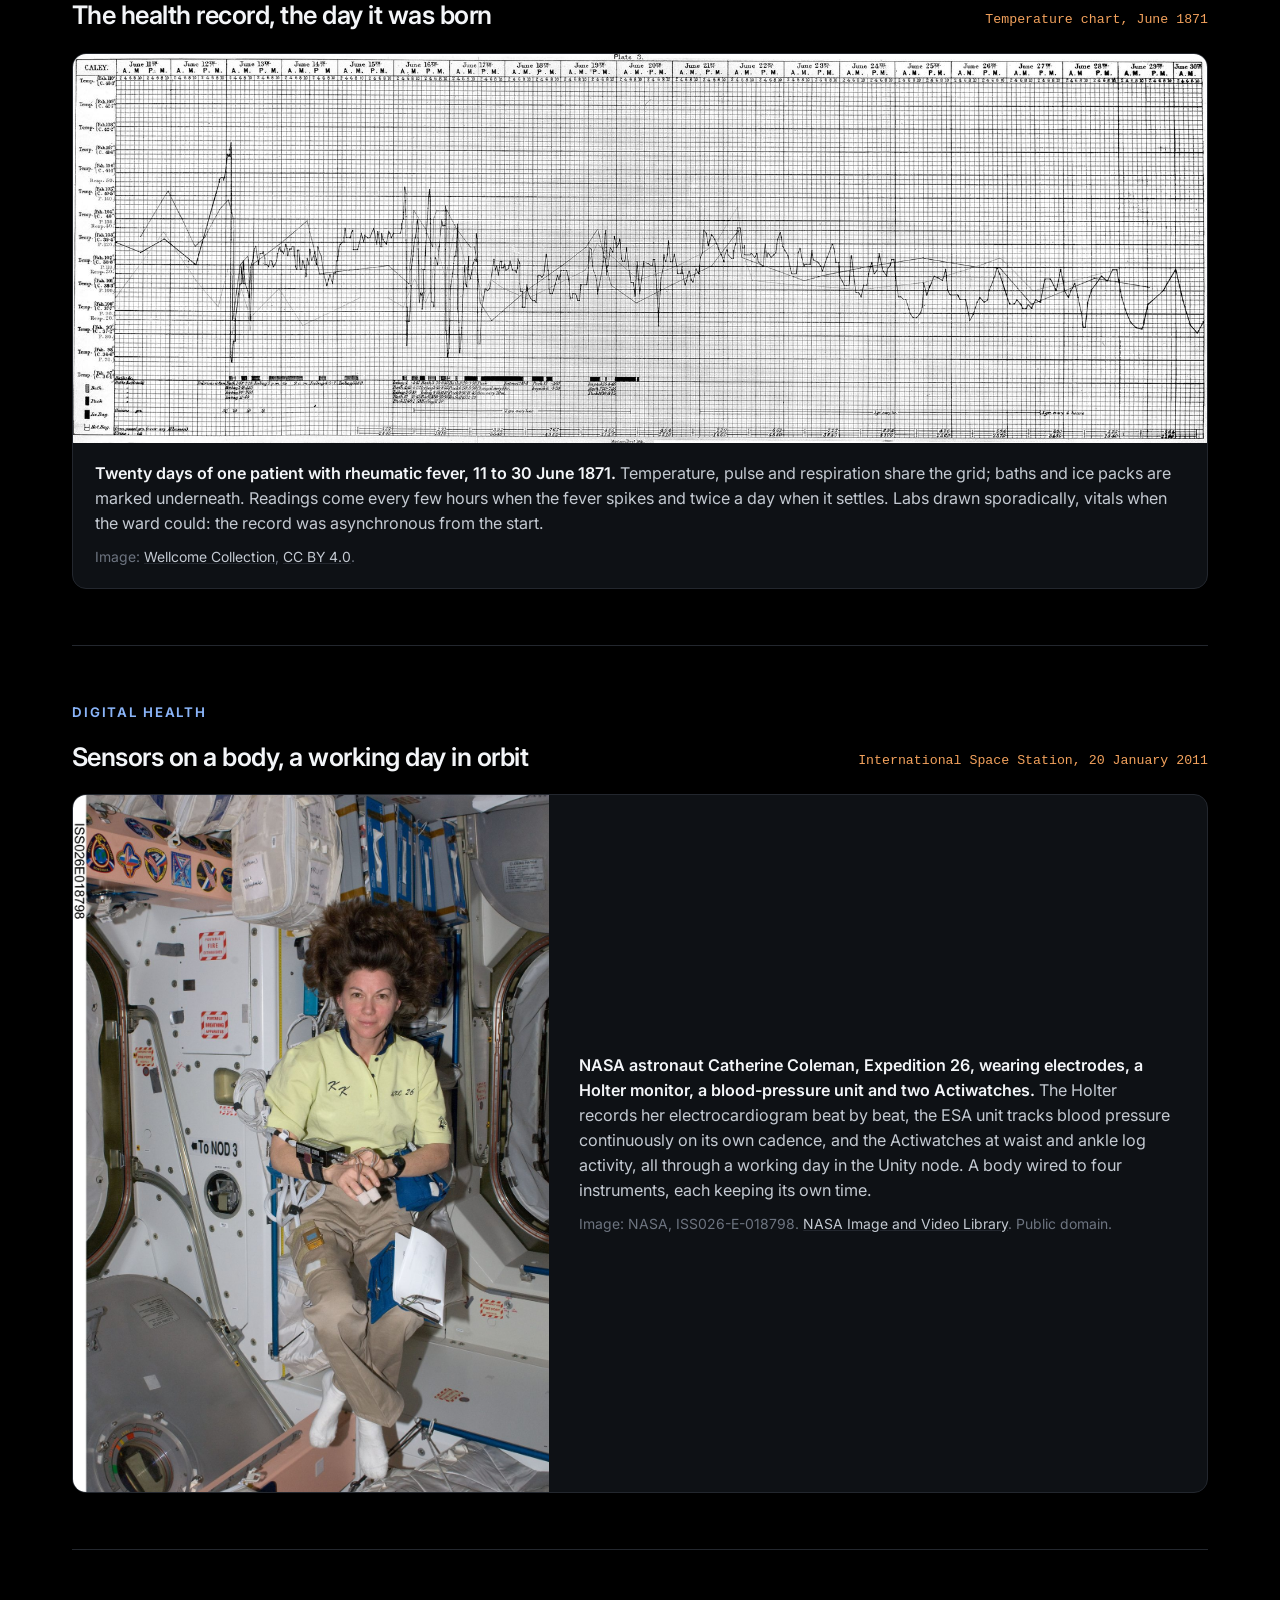
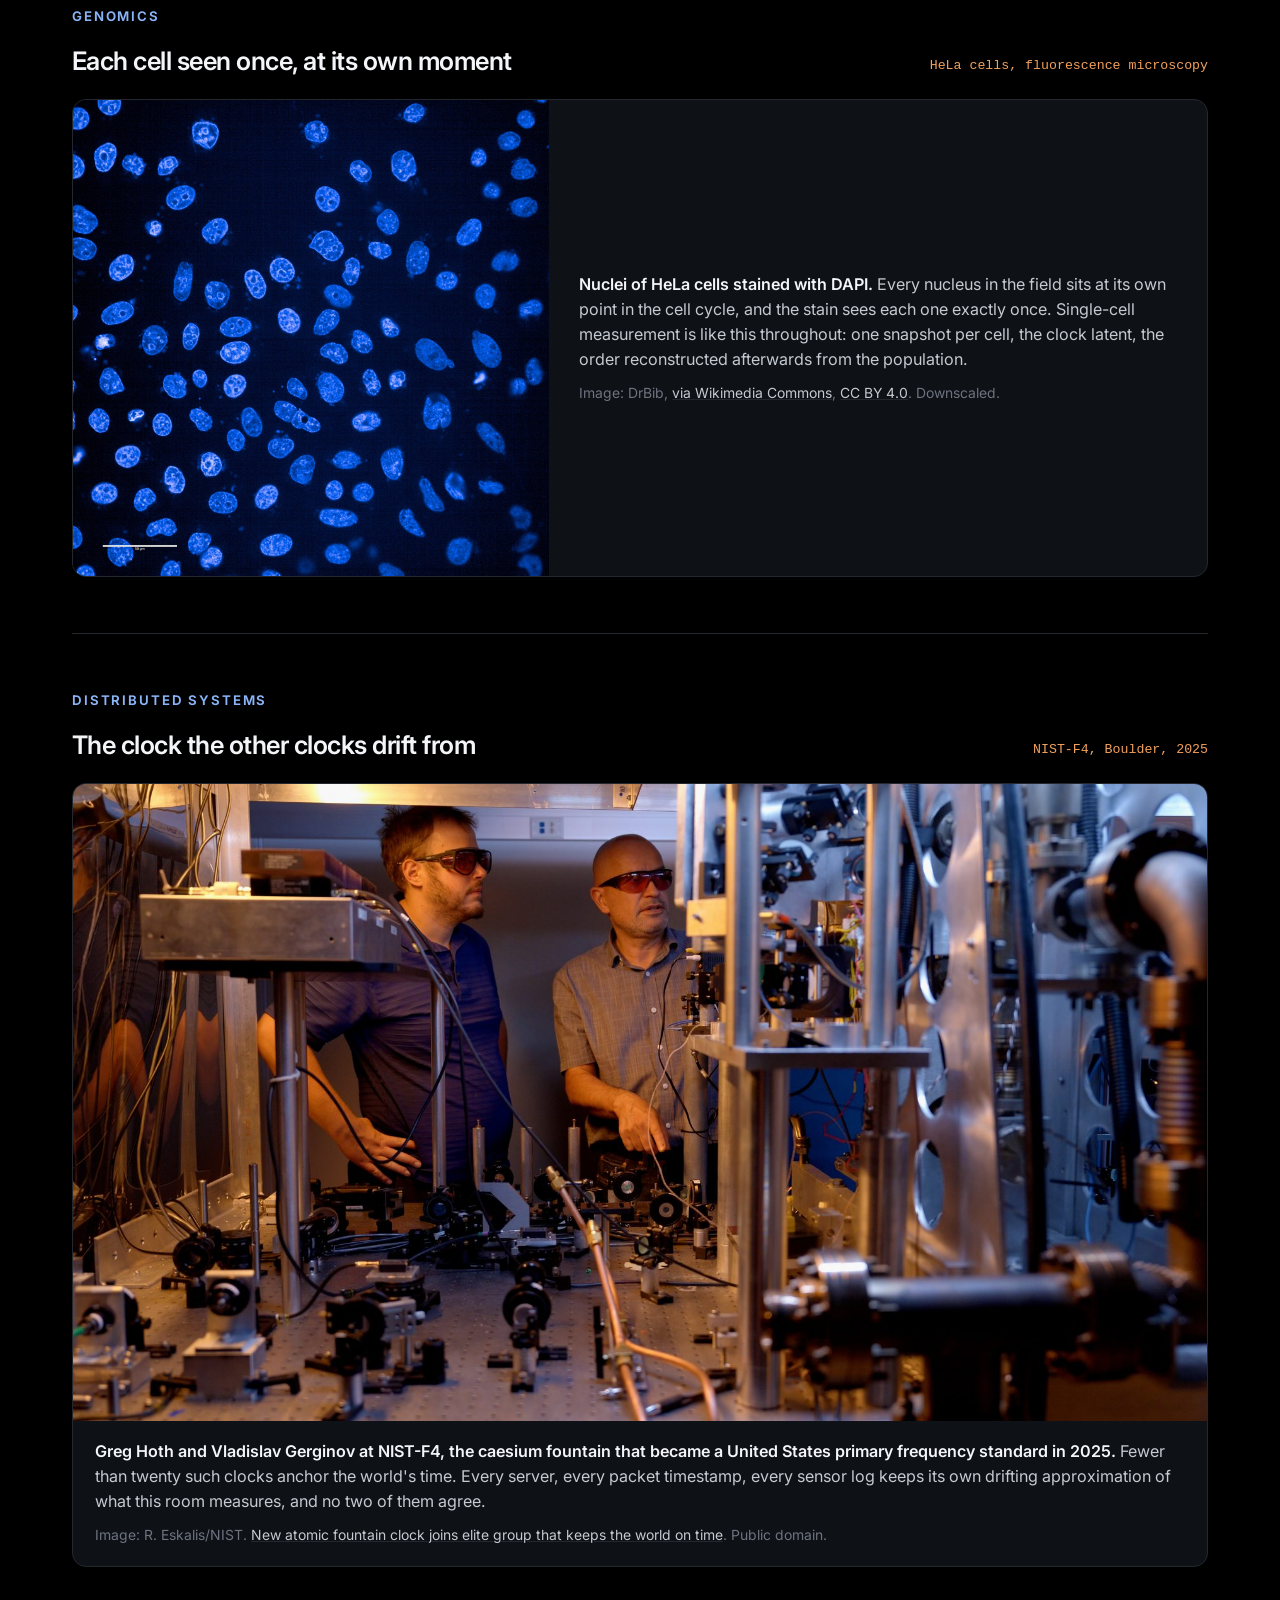
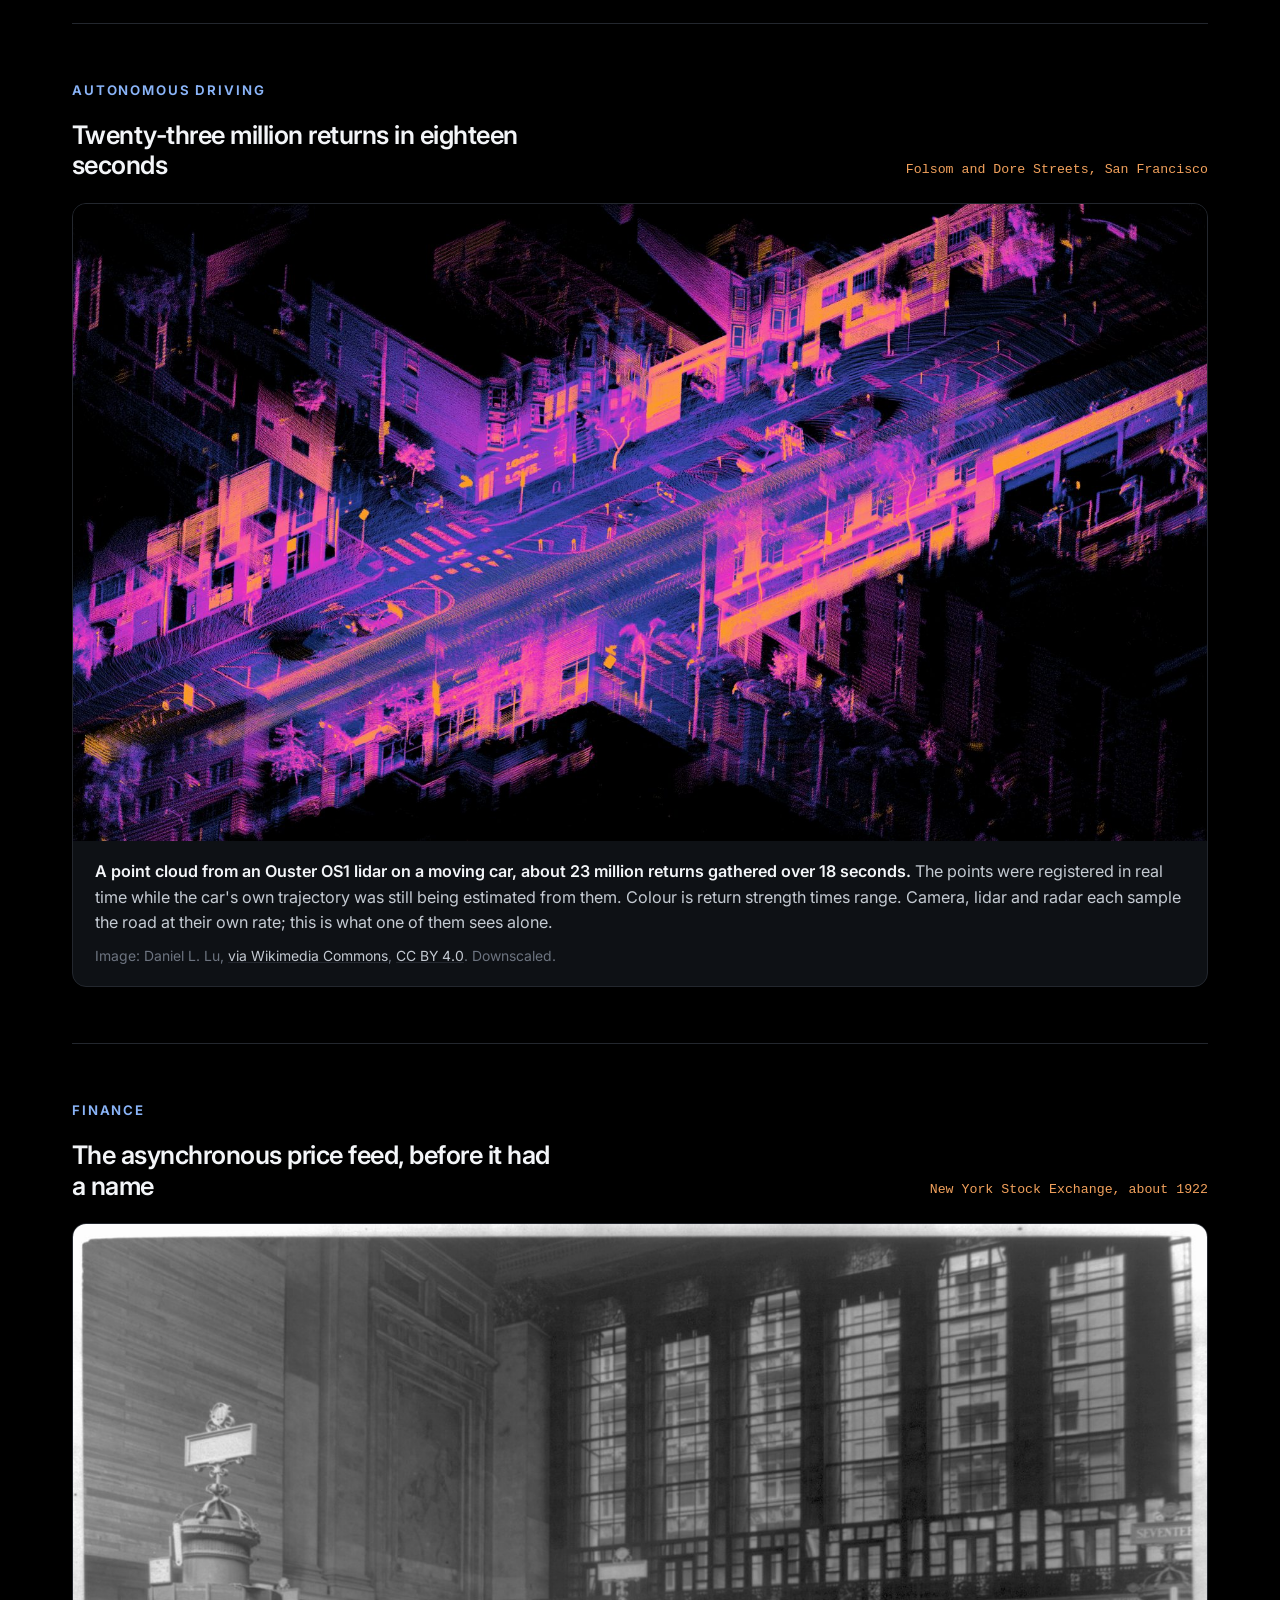
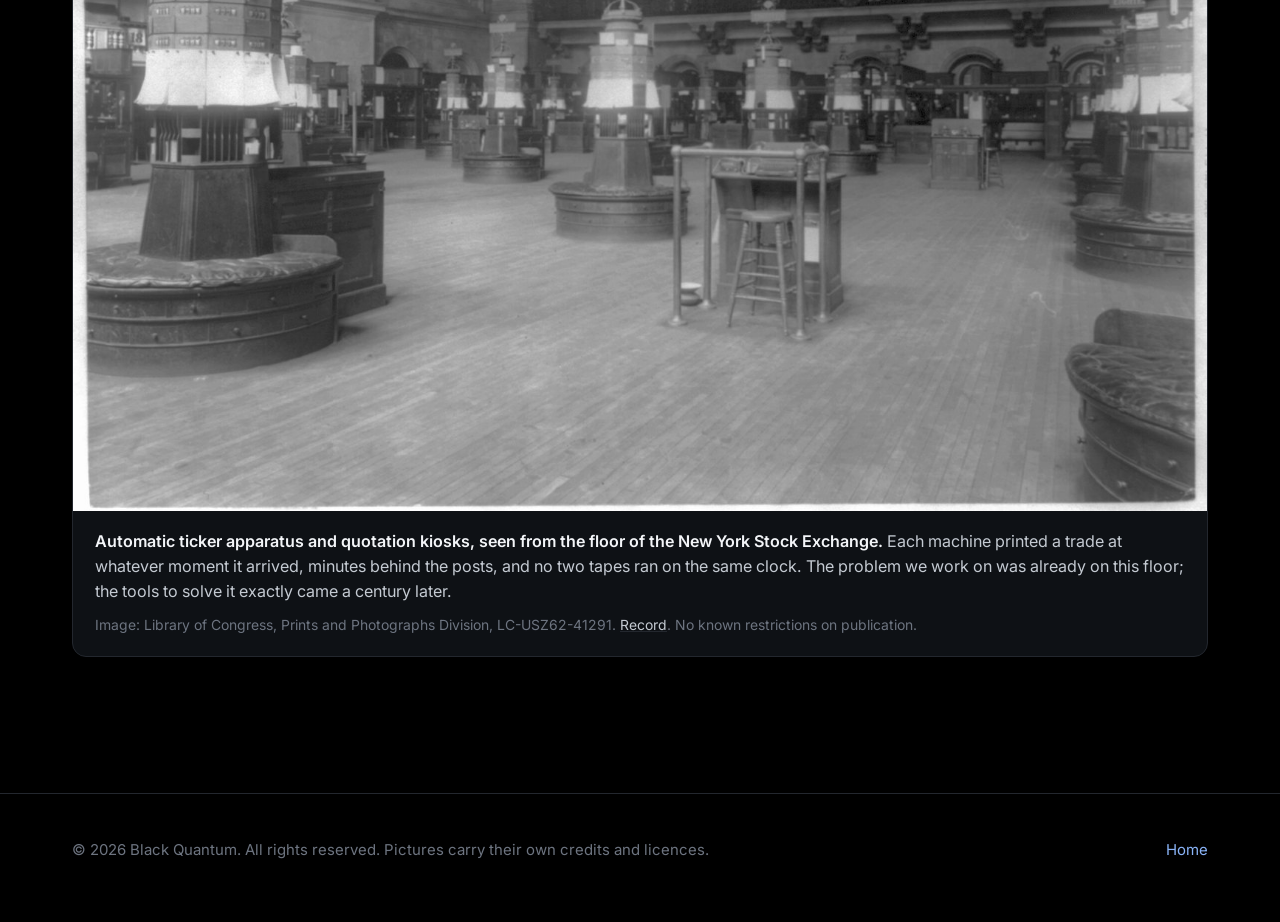
<file: pictures.html>
<!DOCTYPE html>
<html lang="en">
<head>
<meta charset="UTF-8">
<meta name="viewport" content="width=device-width, initial-scale=1.0">
<meta name="color-scheme" content="dark">
<title>Pictures — Black Quantum</title>
<meta name="description" content="Nine real photographs, one in each field where measurements arrive on their own clocks: a Cepheid, an ice core, a fever chart, a Holter monitor in orbit, a field of nuclei, a fountain clock, a lidar scan, a ticker floor.">
<link rel="preconnect" href="https://fonts.googleapis.com">
<link rel="preconnect" href="https://fonts.gstatic.com" crossorigin>
<link href="https://fonts.googleapis.com/css2?family=Inter:wght@400;500;600;700&display=swap" rel="stylesheet">
<link rel="stylesheet" href="/style.css">
</head>
<body>

<nav class="site" id="topnav">
  <div class="bar">
    <a class="logo" href="/"><span class="dot"></span>Black Quantum</a>
    <ul>
      <li><a href="/#problems">Problems</a></li>
      <li><a href="/#domains">Why it matters</a></li>
      <li><a href="/#approach">Approach</a></li>
      <li><a href="/pictures.html">Pictures</a></li>
      <li><a href="/story.html">Our story</a></li>
      <li><a href="/#contact">Contact</a></li>
    </ul>
  </div>
</nav>

<header class="page-hero" data-constellation>
  <div class="wrap">
    <div class="crumb"><a href="/">Black Quantum</a> / Pictures</div>
    <h1>The same problem, in pictures</h1>
    <p class="sub">
      Nothing here is a stock photograph. Each picture is a real record from a field
      where the measurements arrive on their own clocks, and each carries its source.
      Click any picture for the full-resolution file.
    </p>
  </div>
</header>

<main>
  <section class="block" style="padding-top:24px; padding-bottom:40px;">
    <div class="wrap">

      <article class="pic" id="v1">
        <div class="head">
          <div><div class="kicker">Astronomy</div><h2>Four ticks of an observed clock</h2></div>
          <span class="tag">Hubble Space Telescope, 2010–11</span>
        </div>
        <figure class="photo wide">
          <a href="/assets/m31-v1-hubble-full.jpg"><img src="/assets/m31-v1-hubble.jpg" width="1800" height="1205" loading="lazy"
            alt="The Andromeda galaxy with four Hubble close-ups of the Cepheid variable V1, dated Dec 17, Dec 21 and Dec 30, 2010 and Jan 26, 2011."></a>
          <figcaption>
            <strong>V1, the Cepheid in Andromeda that Edwin Hubble used in 1923 to show the nebula was a galaxy of its own.</strong>
            Four visits, Dec 17, Dec 21, Dec 30 and Jan 26, timed from an ephemeris that AAVSO amateurs built out of 214
            ground observations, and the whole 31.4-day light curve is pinned down.
            <a href="/story.html#v1">Why this picture started the lab &rarr;</a>
            <span class="credit">Image: NASA, ESA, the Hubble Heritage Team (STScI/AURA), and R. Gendler.
            <a href="https://science.nasa.gov/missions/hubble/hubble-views-the-star-that-changed-the-universe/">Hubble views the star that changed the universe</a>, May 2011.</span>
          </figcaption>
        </figure>
      </article>

      <article class="pic" id="hosts">
        <div class="head">
          <div><div class="kicker">Astronomy</div><h2>Thirty-six clocks, none of them shared</h2></div>
          <span class="tag">Hubble Space Telescope, 2003–21</span>
        </div>
        <figure class="photo wide">
          <a href="/assets/shoes-hosts-hubble-full.jpg"><img src="/assets/shoes-hosts-hubble.jpg" width="1800" height="804" loading="lazy"
            alt="A grid of 36 Hubble images of spiral galaxies, each a host to both Cepheid variables and a Type Ia supernova."></a>
          <figcaption>
            <strong>Every galaxy here hosts both Cepheid variables and a Type Ia supernova.</strong> Imaged across six observing
            programmes, they are the rungs of the distance ladder behind the SH0ES measurement of the local expansion rate, and
            every rung rests on light curves sampled whenever the telescope could look.
            <span class="credit">Image: NASA, ESA, Adam G. Riess (STScI, JHU).
            <a href="https://esahubble.org/news/heic2208/">A dazzling Hubble collection of supernova host galaxies</a>, May 2022.</span>
          </figcaption>
        </figure>
      </article>

      <article class="pic" id="ice">
        <div class="head">
          <div><div class="kicker">Climate science</div><h2>Thirty-eight years of snow, 1,837 metres down</h2></div>
          <span class="tag">GISP2 ice core, Greenland</span>
        </div>
        <figure class="photo wide">
          <a href="/assets/gisp2-ice-core-full.jpg"><img src="/assets/gisp2-ice-core.jpg" width="1800" height="450" loading="lazy"
            alt="A section of the GISP2 Greenland ice core with dozens of pale and dark annual layers running across it."></a>
          <figcaption>
            <strong>A section of the GISP2 core from 1,837 to 1,838 metres, about 16,250 years old, with roughly 38 annual layers visible.</strong>
            The bands come from seasonal changes in crystal size and trapped air. Every layer is a year and no two are the same thickness.
            What the core gives you is depth; time has to be inferred, with its own error, and correlating two cores means aligning two
            clocks that were never shared.
            <span class="credit">Image: National Ice Core Laboratory, US Geological Survey, with NSF funding; provided by Eric Cravens.
            <a href="https://commons.wikimedia.org/wiki/File:GISP2D1837.jpg">Via Wikimedia Commons</a>. Public domain.</span>
          </figcaption>
        </figure>
      </article>

      <article class="pic" id="fever">
        <div class="head">
          <div><div class="kicker">Clinical medicine</div><h2>The health record, the day it was born</h2></div>
          <span class="tag">Temperature chart, June 1871</span>
        </div>
        <figure class="photo wide">
          <a href="/assets/fever-chart-1871-full.jpg"><img src="/assets/fever-chart-1871.jpg" width="1800" height="618" loading="lazy"
            alt="A printed clinical chart from June 1871 with temperature, pulse and respiration traced across twenty days of gridded paper."></a>
          <figcaption>
            <strong>Twenty days of one patient with rheumatic fever, 11 to 30 June 1871.</strong> Temperature, pulse and respiration
            share the grid; baths and ice packs are marked underneath. Readings come every few hours when the fever spikes and twice
            a day when it settles. Labs drawn sporadically, vitals when the ward could: the record was asynchronous from the start.
            <span class="credit">Image: <a href="https://wellcomecollection.org/works/segxnx9x">Wellcome Collection</a>,
            <a href="https://creativecommons.org/licenses/by/4.0/">CC BY 4.0</a>.</span>
          </figcaption>
        </figure>
      </article>

      <article class="pic" id="holter">
        <div class="head">
          <div><div class="kicker">Digital health</div><h2>Sensors on a body, a working day in orbit</h2></div>
          <span class="tag">International Space Station, 20 January 2011</span>
        </div>
        <figure class="photo wide tall">
          <a href="/assets/coleman-holter-iss-full.jpg"><img src="/assets/coleman-holter-iss.jpg" width="1200" height="1757" loading="lazy"
            alt="Astronaut Cady Coleman floating in a space station module, wearing chest electrodes, a recorder and a blood-pressure cuff."></a>
          <figcaption>
            <strong>NASA astronaut Catherine Coleman, Expedition 26, wearing electrodes, a Holter monitor, a blood-pressure unit and two Actiwatches.</strong>
            The Holter records her electrocardiogram beat by beat, the ESA unit tracks blood pressure continuously on its own cadence,
            and the Actiwatches at waist and ankle log activity, all through a working day in the Unity node. A body wired to four
            instruments, each keeping its own time.
            <span class="credit">Image: NASA, ISS026-E-018798.
            <a href="https://images.nasa.gov/details/iss026e018798">NASA Image and Video Library</a>. Public domain.</span>
          </figcaption>
        </figure>
      </article>

      <article class="pic" id="nuclei">
        <div class="head">
          <div><div class="kicker">Genomics</div><h2>Each cell seen once, at its own moment</h2></div>
          <span class="tag">HeLa cells, fluorescence microscopy</span>
        </div>
        <figure class="photo wide tall">
          <a href="/assets/hela-nuclei-dapi-full.jpg"><img src="/assets/hela-nuclei-dapi.jpg" width="1800" height="1800" loading="lazy"
            alt="Dozens of blue-stained cell nuclei of different shapes and brightness scattered across a black field."></a>
          <figcaption>
            <strong>Nuclei of HeLa cells stained with DAPI.</strong> Every nucleus in the field sits at its own point in the cell cycle,
            and the stain sees each one exactly once. Single-cell measurement is like this throughout: one snapshot per cell, the clock
            latent, the order reconstructed afterwards from the population.
            <span class="credit">Image: DrBib, <a href="https://commons.wikimedia.org/wiki/File:DAPI-stained_nuclei_of_HeLa_cells.jpg">via Wikimedia Commons</a>,
            <a href="https://creativecommons.org/licenses/by/4.0/">CC BY 4.0</a>. Downscaled.</span>
          </figcaption>
        </figure>
      </article>

      <article class="pic" id="nist">
        <div class="head">
          <div><div class="kicker">Distributed systems</div><h2>The clock the other clocks drift from</h2></div>
          <span class="tag">NIST-F4, Boulder, 2025</span>
        </div>
        <figure class="photo wide">
          <a href="/assets/nist-f4-full.jpg"><img src="/assets/nist-f4.jpg" width="1800" height="1012" loading="lazy"
            alt="Two physicists in safety glasses at a bench of lasers and optics, part of the NIST-F4 caesium fountain clock."></a>
          <figcaption>
            <strong>Greg Hoth and Vladislav Gerginov at NIST-F4, the caesium fountain that became a United States primary frequency standard in 2025.</strong>
            Fewer than twenty such clocks anchor the world's time. Every server, every packet timestamp, every sensor log keeps its own
            drifting approximation of what this room measures, and no two of them agree.
            <span class="credit">Image: R. Eskalis/NIST.
            <a href="https://www.nist.gov/news-events/news/2025/04/new-atomic-fountain-clock-joins-elite-group-keeps-world-time">New atomic fountain clock joins elite group that keeps the world on time</a>. Public domain.</span>
          </figcaption>
        </figure>
      </article>

      <article class="pic" id="lidar">
        <div class="head">
          <div><div class="kicker">Autonomous driving</div><h2>Twenty-three million returns in eighteen seconds</h2></div>
          <span class="tag">Folsom and Dore Streets, San Francisco</span>
        </div>
        <figure class="photo wide">
          <a href="/assets/ouster-lidar-sf-full.jpg"><img src="/assets/ouster-lidar-sf.jpg" width="1800" height="1012" loading="lazy"
            alt="An orthographic lidar point cloud of a city intersection, buildings and trees rendered in orange and violet points on black."></a>
          <figcaption>
            <strong>A point cloud from an Ouster OS1 lidar on a moving car, about 23 million returns gathered over 18 seconds.</strong>
            The points were registered in real time while the car's own trajectory was still being estimated from them. Colour is return
            strength times range. Camera, lidar and radar each sample the road at their own rate; this is what one of them sees alone.
            <span class="credit">Image: Daniel L. Lu, <a href="https://commons.wikimedia.org/wiki/File:Ouster_OS1-64_lidar_point_cloud_of_intersection_of_Folsom_and_Dore_St,_San_Francisco.png">via Wikimedia Commons</a>,
            <a href="https://creativecommons.org/licenses/by/4.0/">CC BY 4.0</a>. Downscaled.</span>
          </figcaption>
        </figure>
      </article>

      <article class="pic" id="ticker">
        <div class="head">
          <div><div class="kicker">Finance</div><h2>The asynchronous price feed, before it had a name</h2></div>
          <span class="tag">New York Stock Exchange, about 1922</span>
        </div>
        <figure class="photo wide">
          <a href="/assets/nyse-ticker-1922.jpg"><img src="/assets/nyse-ticker-1922.jpg" width="1536" height="1201" loading="lazy"
            alt="The empty floor of the New York Stock Exchange around 1922, with ornate ticker and quotation stations under tall windows."></a>
          <figcaption>
            <strong>Automatic ticker apparatus and quotation kiosks, seen from the floor of the New York Stock Exchange.</strong>
            Each machine printed a trade at whatever moment it arrived, minutes behind the posts, and no two tapes ran on the same clock.
            The problem we work on was already on this floor; the tools to solve it exactly came a century later.
            <span class="credit">Image: Library of Congress, Prints and Photographs Division, LC-USZ62-41291.
            <a href="https://www.loc.gov/item/2013647238/">Record</a>. No known restrictions on publication.</span>
          </figcaption>
        </figure>
      </article>

    </div>
  </section>
</main>

<footer class="site">
  <div class="wrap">
    <span>&copy; 2026 Black Quantum. All rights reserved. Pictures carry their own credits and licences.</span>
    <span><a href="/">Home</a></span>
  </div>
</footer>

<script src="/constellation.js"></script>
<script>
(function () {
  var nav = document.getElementById('topnav');
  addEventListener('scroll', function () { nav.classList.toggle('scrolled', scrollY > 8); }, { passive: true });
})();
</script>

</body>
</html>
</file>
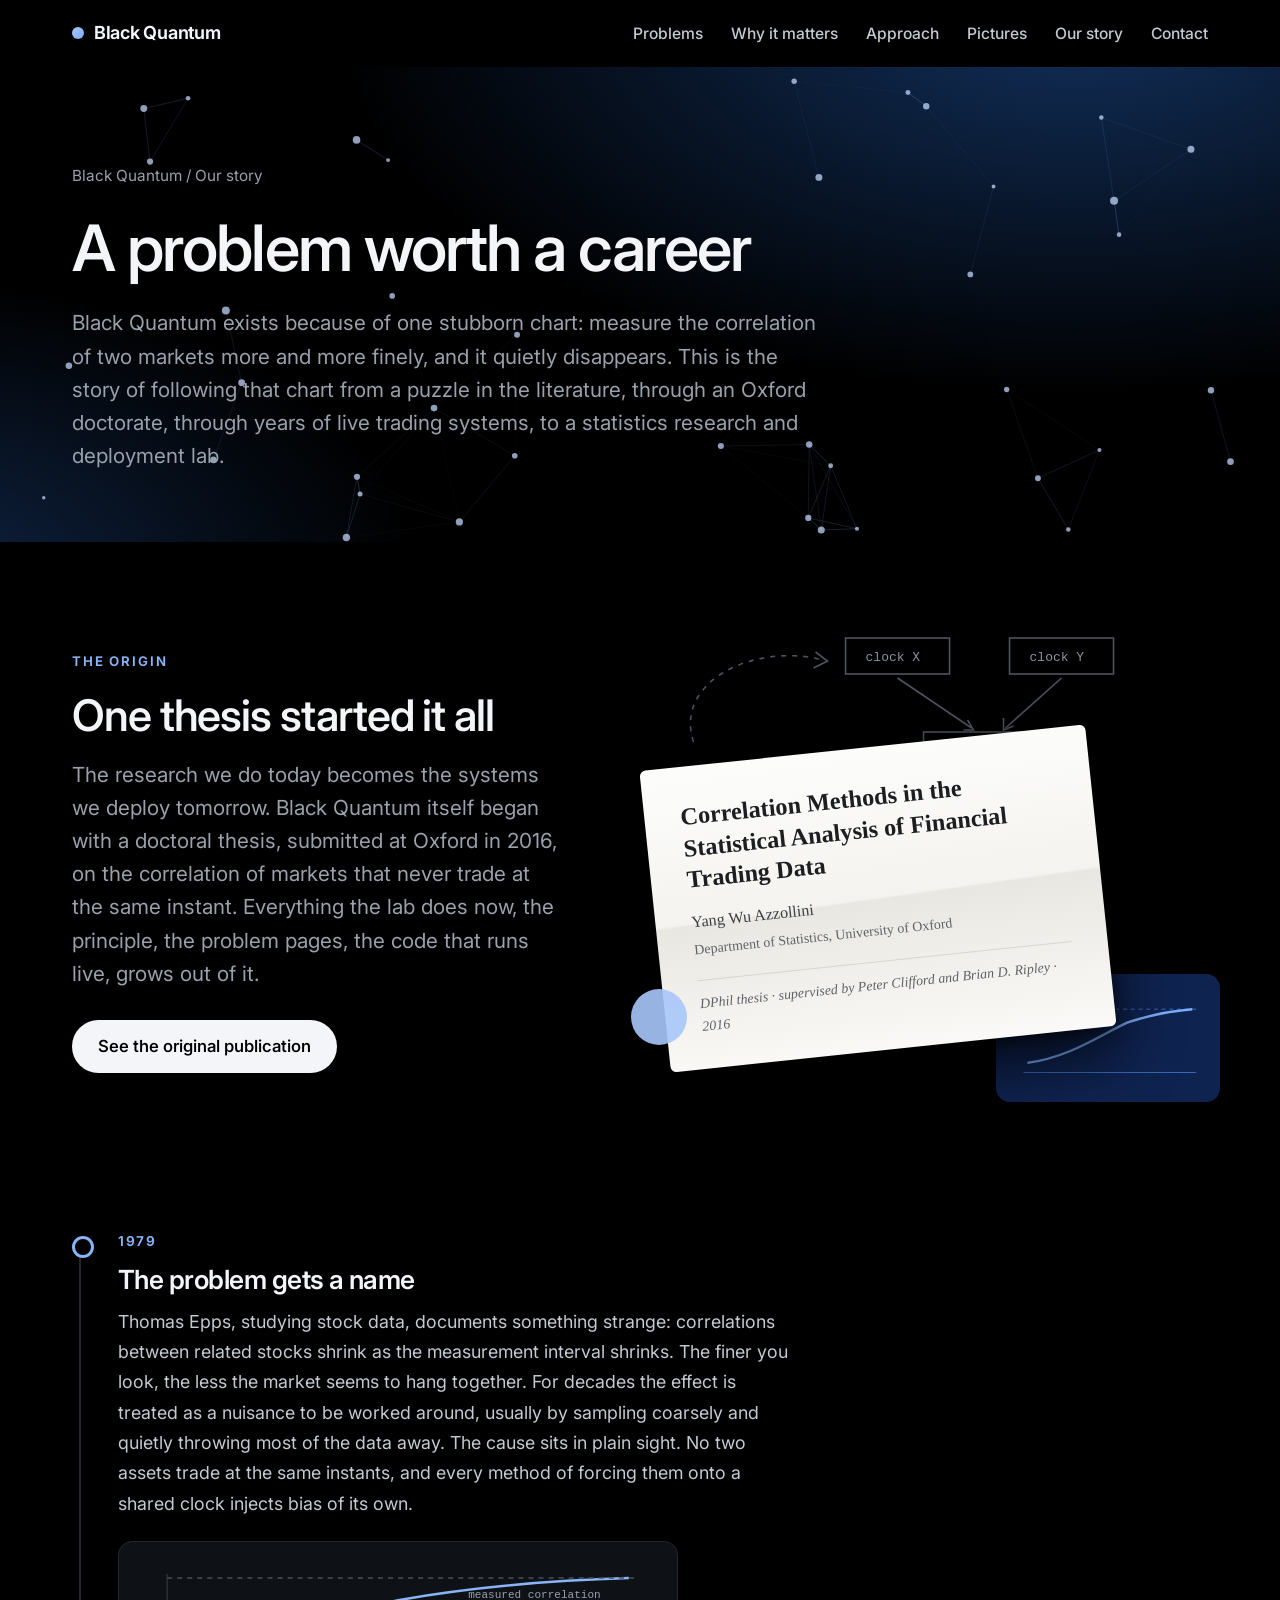
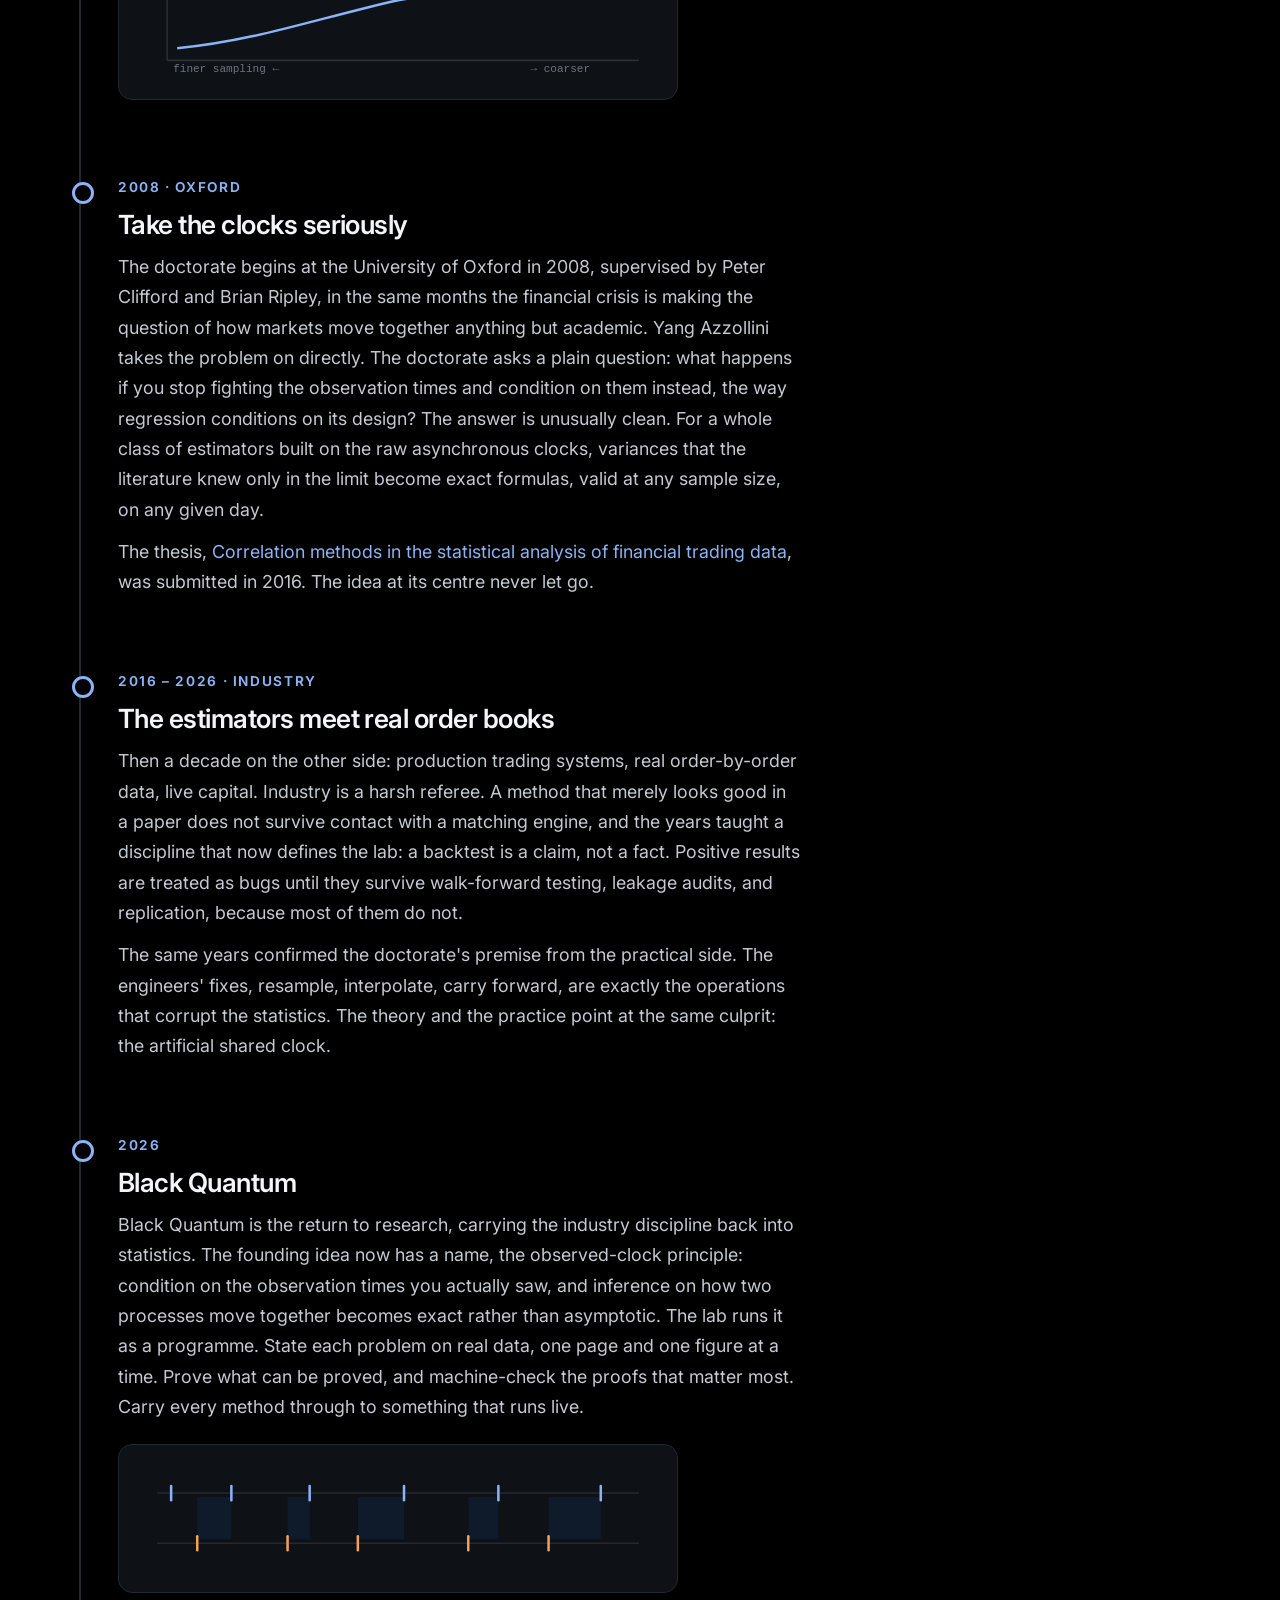
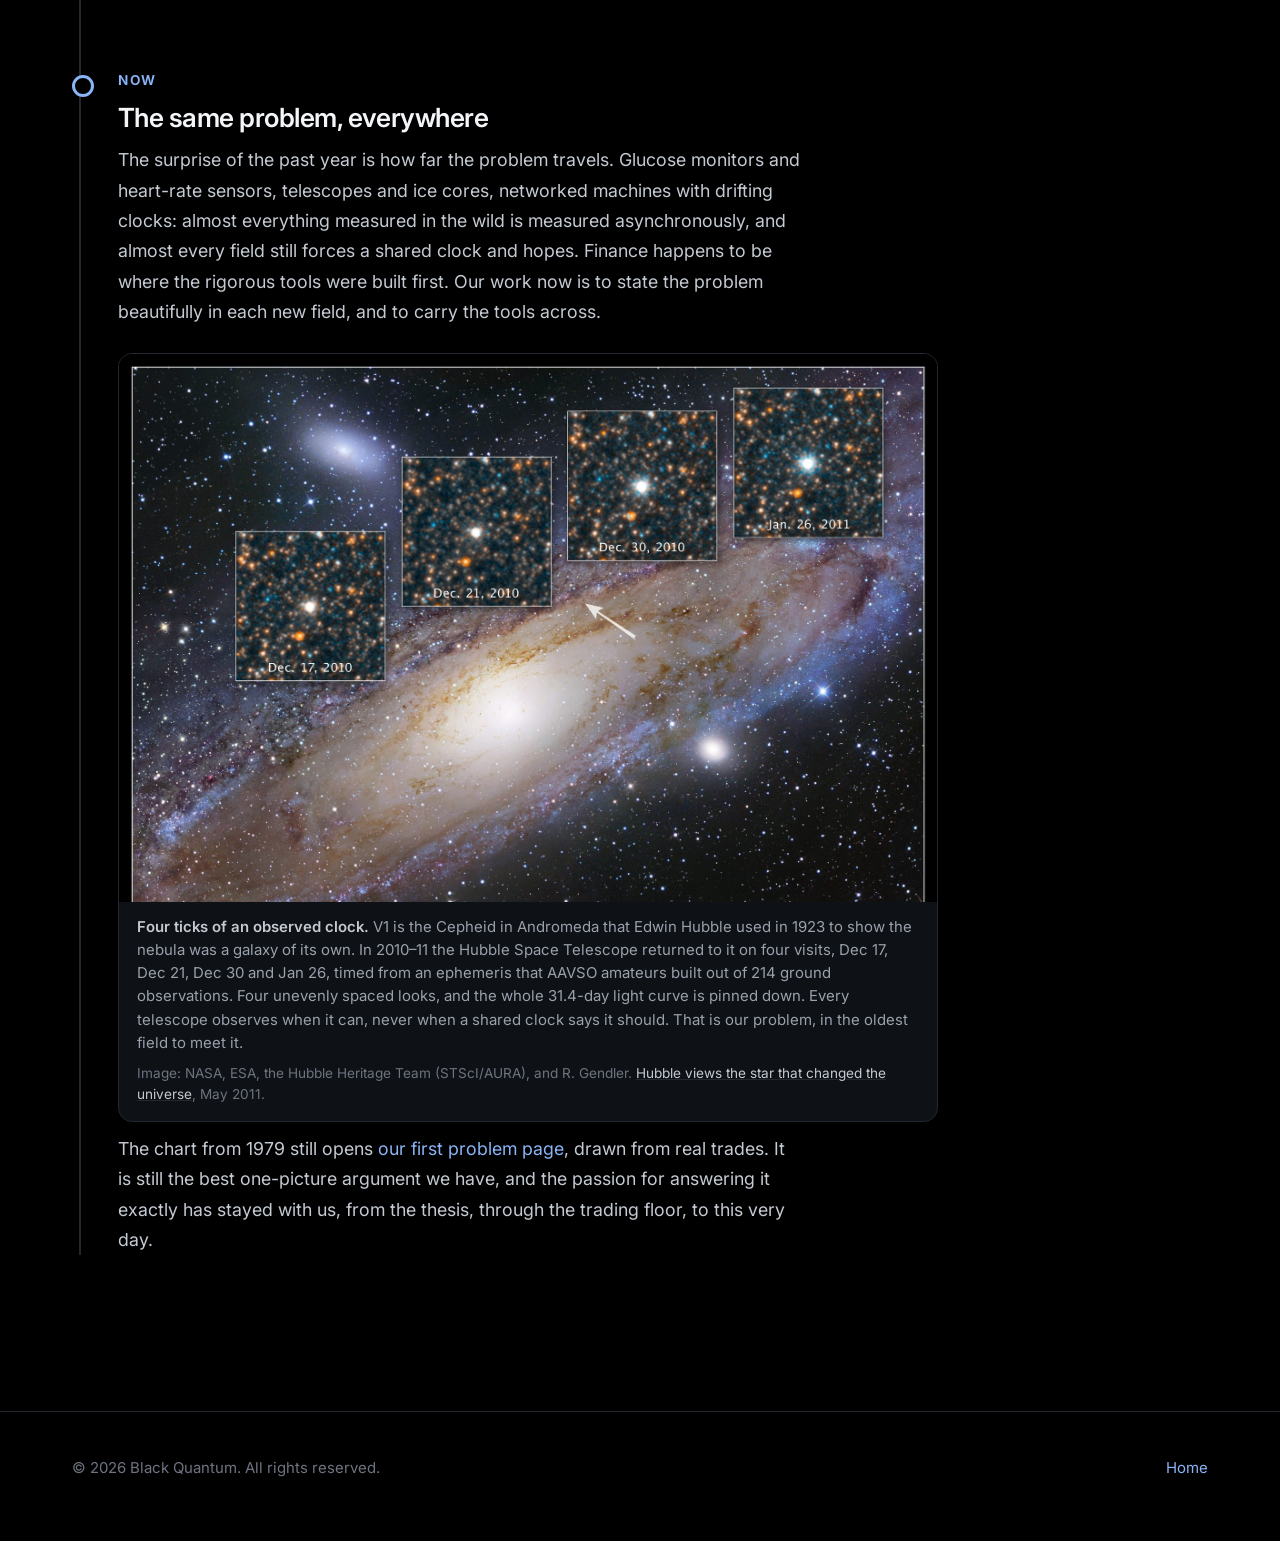
<file: story.html>
<!DOCTYPE html>
<html lang="en">
<head>
<meta charset="UTF-8">
<meta name="viewport" content="width=device-width, initial-scale=1.0">
<meta name="color-scheme" content="dark">
<title>Our story — Black Quantum</title>
<meta name="description" content="How Black Quantum came to be: a problem documented in 1979, a doctorate at Oxford, a decade of live trading systems, and a return to research.">
<link rel="preconnect" href="https://fonts.googleapis.com">
<link rel="preconnect" href="https://fonts.gstatic.com" crossorigin>
<link href="https://fonts.googleapis.com/css2?family=Inter:wght@400;500;600;700&display=swap" rel="stylesheet">
<link rel="stylesheet" href="/style.css">
</head>
<body>

<nav class="site" id="topnav">
  <div class="bar">
    <a class="logo" href="/"><span class="dot"></span>Black Quantum</a>
    <ul>
      <li><a href="/#problems">Problems</a></li>
      <li><a href="/#domains">Why it matters</a></li>
      <li><a href="/#approach">Approach</a></li>
      <li><a href="/pictures.html">Pictures</a></li>
      <li><a href="/story.html">Our story</a></li>
      <li><a href="/#contact">Contact</a></li>
    </ul>
  </div>
</nav>

<header class="page-hero" data-constellation>
  <div class="wrap">
    <div class="crumb"><a href="/">Black Quantum</a> / Our story</div>
    <h1>A problem worth a career</h1>
    <p class="sub">
      Black Quantum exists because of one stubborn chart: measure the correlation of two
      markets more and more finely, and it quietly disappears. This is the story of
      following that chart from a puzzle in the literature, through an Oxford doctorate,
      through years of live trading systems, to a statistics research and deployment lab.
    </p>
  </div>
</header>

<main>
  <section class="block" style="padding-top:80px; padding-bottom:64px;">
    <div class="wrap">
      <div class="origin">
        <div>
          <div class="kicker">The origin</div>
          <h2 class="section">One thesis started it all</h2>
          <p class="lede" style="margin-top:18px;">
            The research we do today becomes the systems we deploy tomorrow. Black
            Quantum itself began with a doctoral thesis, submitted at Oxford in 2016,
            on the correlation of markets that never trade at the same instant.
            Everything the lab does now, the principle, the problem pages, the code
            that runs live, grows out of it.
          </p>
          <div class="cta-row" style="margin-top:30px;">
            <a class="btn primary" href="https://ora.ox.ac.uk/objects/uuid:e0279f41-c83f-4514-bb69-f49bb4159822">See the original publication</a>
          </div>
        </div>
        <div class="paper-scene" aria-label="The 2016 thesis, with the observed-clock sketch behind it">
          <div class="sketch">
            <svg viewBox="0 0 560 480" xmlns="http://www.w3.org/2000/svg">
              <g fill="none" stroke="#4d545e" stroke-width="1.6">
                <path d="M60,120 C40,60 120,20 190,38" stroke-dasharray="5 6"/>
                <path d="M182,30 L194,39 L180,46" stroke-dasharray="none"/>
              </g>
              <g font-family="ui-monospace, Menlo, monospace" font-size="13" fill="#8b929d">
                <rect x="212" y="16" width="104" height="36" fill="none" stroke="#4d545e" stroke-width="1.6"/>
                <text x="232" y="39">clock X</text>
                <rect x="376" y="16" width="104" height="36" fill="none" stroke="#4d545e" stroke-width="1.6"/>
                <text x="396" y="39">clock Y</text>
                <rect x="290" y="110" width="130" height="36" fill="none" stroke="#4d545e" stroke-width="1.6"/>
                <text x="304" y="133">overlaps Γ</text>
                <rect x="270" y="204" width="170" height="36" fill="none" stroke="#4d545e" stroke-width="1.6"/>
                <text x="284" y="227">exact variance</text>
              </g>
              <g fill="none" stroke="#4d545e" stroke-width="1.6">
                <path d="M264,56 L338,106"/><path d="M330,108 L340,108 L334,98"/>
                <path d="M428,56 L372,106"/><path d="M370,96 L370,108 L380,104"/>
                <path d="M355,150 L355,200"/><path d="M349,192 L355,202 L361,192"/>
              </g>
            </svg>
          </div>
          <div class="mini-chart">
            <svg viewBox="0 0 200 100" xmlns="http://www.w3.org/2000/svg">
              <line x1="12" y1="86" x2="192" y2="86" stroke="#3b6bc4" stroke-width="1"/>
              <line x1="12" y1="20" x2="192" y2="20" stroke="#3b6bc4" stroke-width="1" stroke-dasharray="4 4"/>
              <path d="M16,76 C60,70 90,48 120,34 C150,24 175,21 188,20" fill="none" stroke="#7cacf8" stroke-width="2.5"/>
            </svg>
          </div>
          <div class="paper-card">
            <div class="ptitle">Correlation Methods in the Statistical Analysis of Financial Trading Data</div>
            <div class="pauthor">Yang Wu Azzollini</div>
            <div class="pdept">Department of Statistics, University of Oxford</div>
            <div class="prule"></div>
            <div class="pfoot">DPhil thesis · supervised by Peter Clifford and Brian D. Ripley · 2016</div>
          </div>
          <div class="accent-dot"></div>
        </div>
      </div>
    </div>
  </section>

  <section class="block" style="padding-top:40px;">
    <div class="wrap">
      <div class="timeline">

        <div class="era">
          <div class="when">1979</div>
          <h2>The problem gets a name</h2>
          <p class="first">
            Thomas Epps, studying stock data, documents something strange: correlations
            between related stocks shrink as the measurement interval shrinks. The finer
            you look, the less the market seems to hang together. For decades the effect
            is treated as a nuisance to be worked around, usually by sampling coarsely
            and quietly throwing most of the data away. The cause sits in plain sight.
            No two assets trade at the same instants, and every method of forcing them
            onto a shared clock injects bias of its own.
          </p>
          <div class="vignette">
            <svg viewBox="0 0 520 120" xmlns="http://www.w3.org/2000/svg" role="img" aria-label="A correlation estimate collapsing as sampling tightens">
              <line x1="30" y1="100" x2="500" y2="100" stroke="#2b3038" stroke-width="1.5"/>
              <line x1="30" y1="100" x2="30" y2="14" stroke="#2b3038" stroke-width="1.5"/>
              <path d="M40,88 C120,80 180,58 260,40 C340,26 420,20 490,18" fill="none" stroke="#8ab4f8" stroke-width="2.5"/>
              <line x1="30" y1="18" x2="500" y2="18" stroke="#4a5058" stroke-width="1.5" stroke-dasharray="5 5"/>
              <text x="36" y="112" font-size="11" fill="#6d7480" font-family="ui-monospace, Menlo, monospace">finer sampling ←</text>
              <text x="392" y="112" font-size="11" fill="#6d7480" font-family="ui-monospace, Menlo, monospace">→ coarser</text>
              <text x="330" y="38" font-size="11" fill="#99a1ac" font-family="ui-monospace, Menlo, monospace">measured correlation</text>
            </svg>
          </div>
        </div>

        <div class="era">
          <div class="when">2008 · Oxford</div>
          <h2>Take the clocks seriously</h2>
          <p class="first">
            The doctorate begins at the University of Oxford in 2008, supervised by
            Peter Clifford and Brian Ripley, in the same months the financial crisis is
            making the question of how markets move together anything but academic.
            Yang Azzollini takes the problem on directly. The doctorate asks a plain
            question: what happens if you stop fighting the observation times and
            condition on them instead, the way regression conditions on its design?
            The answer is unusually clean. For a whole class of estimators built on the
            raw asynchronous clocks, variances that the literature knew only in the
            limit become exact formulas, valid at any sample size, on any given day.
          </p>
          <p>
            The thesis, <a href="https://ora.ox.ac.uk/objects/uuid:e0279f41-c83f-4514-bb69-f49bb4159822">Correlation
            methods in the statistical analysis of financial trading data</a>, was
            submitted in 2016. The idea at its centre never let go.
          </p>
        </div>

        <div class="era">
          <div class="when">2016 – 2026 · Industry</div>
          <h2>The estimators meet real order books</h2>
          <p class="first">
            Then a decade on the other side: production trading systems, real
            order-by-order data, live capital. Industry is a harsh referee. A method
            that merely looks good in a paper does not survive contact with a matching
            engine, and the years taught a discipline that now defines the lab: a
            backtest is a claim, not a fact. Positive results are treated as bugs until
            they survive walk-forward testing, leakage audits, and replication, because
            most of them do not.
          </p>
          <p>
            The same years confirmed the doctorate's premise from the practical side.
            The engineers' fixes, resample, interpolate, carry forward, are exactly the
            operations that corrupt the statistics. The theory and the practice point
            at the same culprit: the artificial shared clock.
          </p>
        </div>

        <div class="era">
          <div class="when">2026</div>
          <h2>Black Quantum</h2>
          <p class="first">
            Black Quantum is the return to research, carrying the industry discipline
            back into statistics. The founding idea now has a name, the observed-clock
            principle: condition on the observation times you actually saw, and
            inference on how two processes move together becomes exact rather than
            asymptotic. The lab runs it as a programme. State each problem on real
            data, one page and one figure at a time. Prove what can be proved, and
            machine-check the proofs that matter most. Carry every method through to
            something that runs live.
          </p>
          <div class="vignette">
            <svg viewBox="0 0 520 110" xmlns="http://www.w3.org/2000/svg" role="img" aria-label="Two irregular clocks and their overlap structure">
              <g>
                <rect x="60"  y="34" width="34" height="42" fill="#1a73e8" fill-opacity="0.10"/>
                <rect x="150" y="34" width="22" height="42" fill="#1a73e8" fill-opacity="0.10"/>
                <rect x="220" y="34" width="46" height="42" fill="#1a73e8" fill-opacity="0.10"/>
                <rect x="330" y="34" width="30" height="42" fill="#1a73e8" fill-opacity="0.10"/>
                <rect x="410" y="34" width="52" height="42" fill="#1a73e8" fill-opacity="0.10"/>
              </g>
              <line x1="20" y1="30" x2="500" y2="30" stroke="#242830" stroke-width="1.5"/>
              <g stroke="#8ab4f8" stroke-width="2.5" stroke-linecap="round">
                <line x1="34" y1="23" x2="34" y2="37"/><line x1="94" y1="23" x2="94" y2="37"/>
                <line x1="172" y1="23" x2="172" y2="37"/><line x1="266" y1="23" x2="266" y2="37"/>
                <line x1="360" y1="23" x2="360" y2="37"/><line x1="462" y1="23" x2="462" y2="37"/>
              </g>
              <line x1="20" y1="80" x2="500" y2="80" stroke="#242830" stroke-width="1.5"/>
              <g stroke="#f2a15c" stroke-width="2.5" stroke-linecap="round">
                <line x1="60" y1="73" x2="60" y2="87"/><line x1="150" y1="73" x2="150" y2="87"/>
                <line x1="220" y1="73" x2="220" y2="87"/><line x1="330" y1="73" x2="330" y2="87"/>
                <line x1="410" y1="73" x2="410" y2="87"/>
              </g>
            </svg>
          </div>
        </div>

        <div class="era">
          <div class="when">Now</div>
          <h2>The same problem, everywhere</h2>
          <p class="first">
            The surprise of the past year is how far the problem travels. Glucose
            monitors and heart-rate sensors, telescopes and ice cores, networked
            machines with drifting clocks: almost everything measured in the wild is
            measured asynchronously, and almost every field still forces a shared
            clock and hopes. Finance happens to be where the rigorous tools were
            built first. Our work now is to state the problem beautifully in each new
            field, and to carry the tools across.
          </p>
          <figure class="photo" id="v1">
            <a href="/assets/m31-v1-hubble-full.jpg"><img src="/assets/m31-v1-hubble.jpg" width="1800" height="1205" loading="lazy"
              alt="The Andromeda galaxy with four Hubble close-ups of the Cepheid variable V1, dated Dec 17, Dec 21 and Dec 30, 2010 and Jan 26, 2011, showing the star brightening and fading."></a>
            <figcaption>
              <strong>Four ticks of an observed clock.</strong> V1 is the Cepheid in Andromeda
              that Edwin Hubble used in 1923 to show the nebula was a galaxy of its own. In
              2010&ndash;11 the Hubble Space Telescope returned to it on four visits, Dec 17, Dec 21,
              Dec 30 and Jan 26, timed from an ephemeris that AAVSO amateurs built out of 214
              ground observations. Four unevenly spaced looks, and the whole 31.4-day light
              curve is pinned down. Every telescope observes when it can, never when a
              shared clock says it should. That is our problem, in the oldest field to meet it.
              <span class="credit">Image: NASA, ESA, the Hubble Heritage Team (STScI/AURA), and R. Gendler.
              <a href="https://science.nasa.gov/missions/hubble/hubble-views-the-star-that-changed-the-universe/">Hubble views the star that changed the universe</a>, May 2011.</span>
            </figcaption>
          </figure>
          <p>
            The chart from 1979 still opens <a href="/problems/futures.html">our first
            problem page</a>, drawn from real trades. It is still the best one-picture
            argument we have, and the passion for answering it exactly has stayed with
            us, from the thesis, through the trading floor, to this very day.
          </p>
        </div>

      </div>
    </div>
  </section>
</main>

<footer class="site">
  <div class="wrap">
    <span>&copy; 2026 Black Quantum. All rights reserved.</span>
    <span><a href="/">Home</a></span>
  </div>
</footer>

<script src="/constellation.js"></script>
<script>
(function () {
  var nav = document.getElementById('topnav');
  addEventListener('scroll', function () { nav.classList.toggle('scrolled', scrollY > 8); }, { passive: true });
})();
</script>

</body>
</html>
</file>
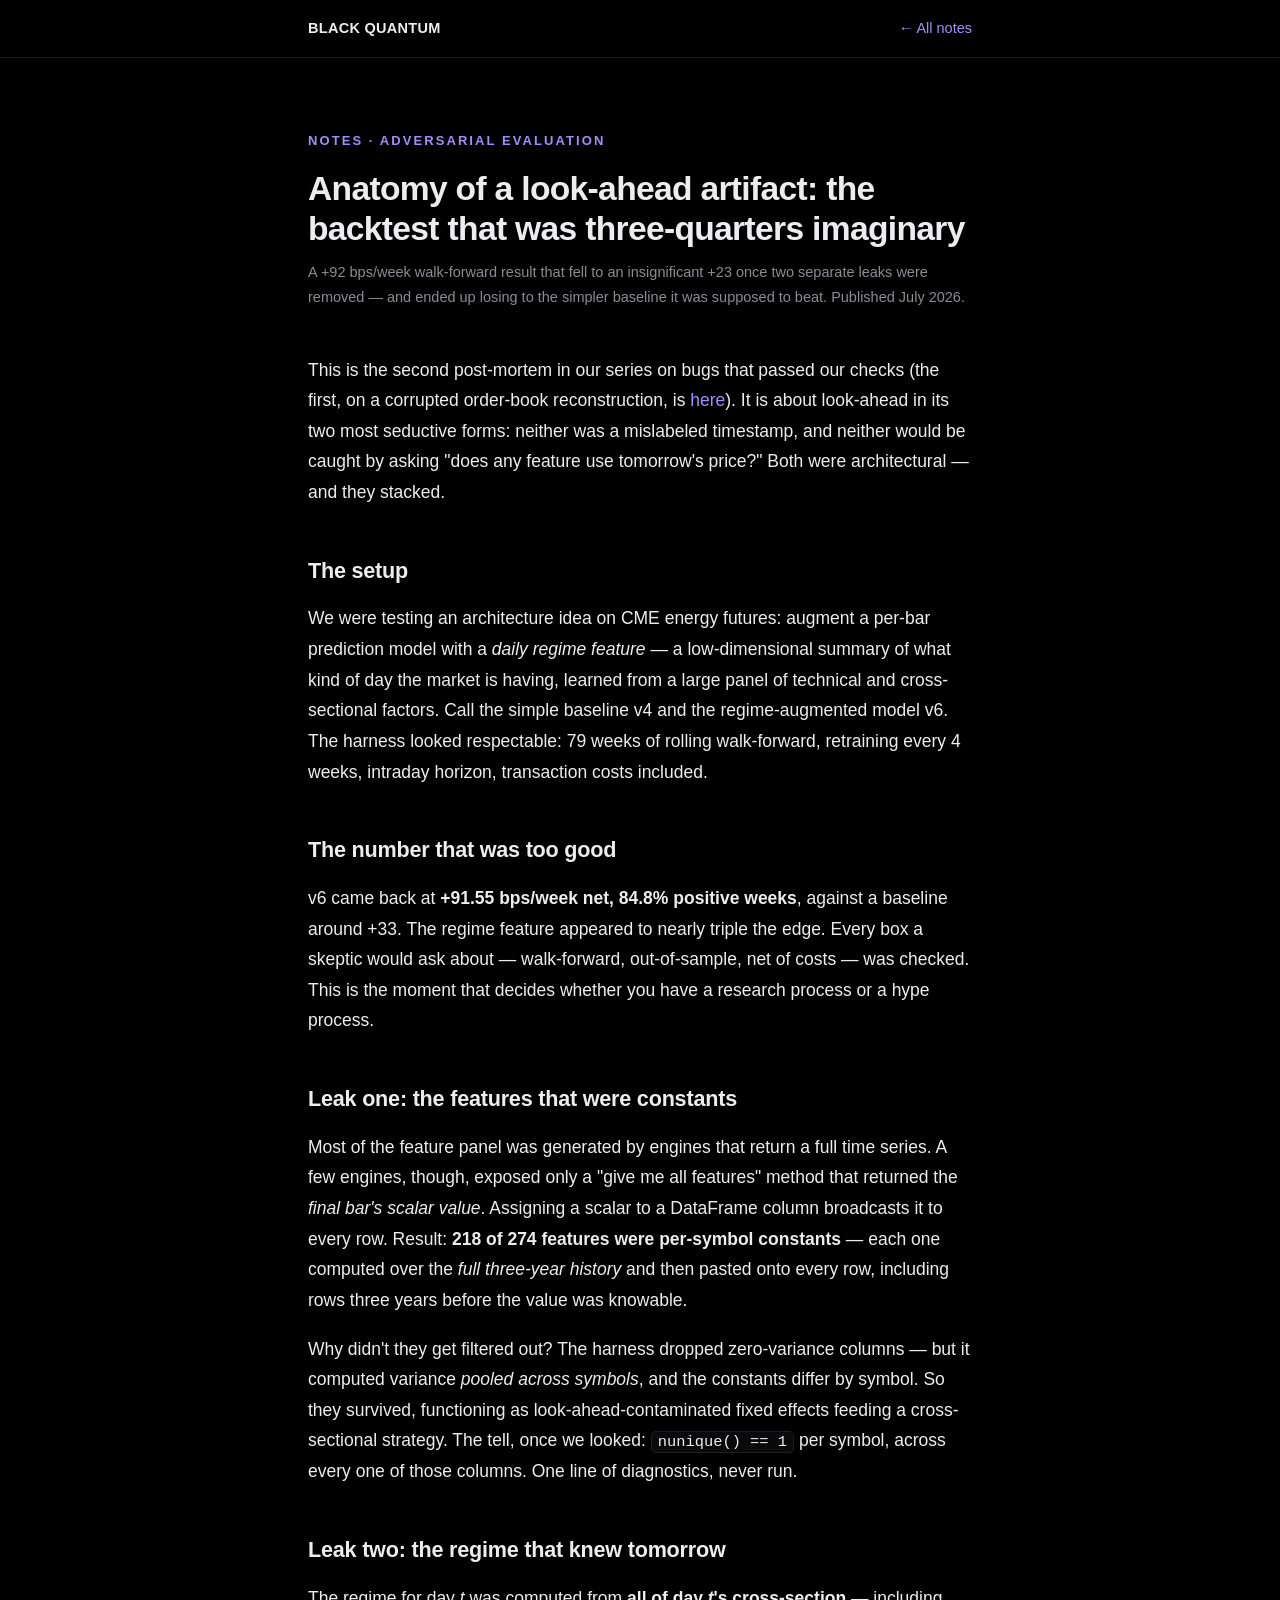
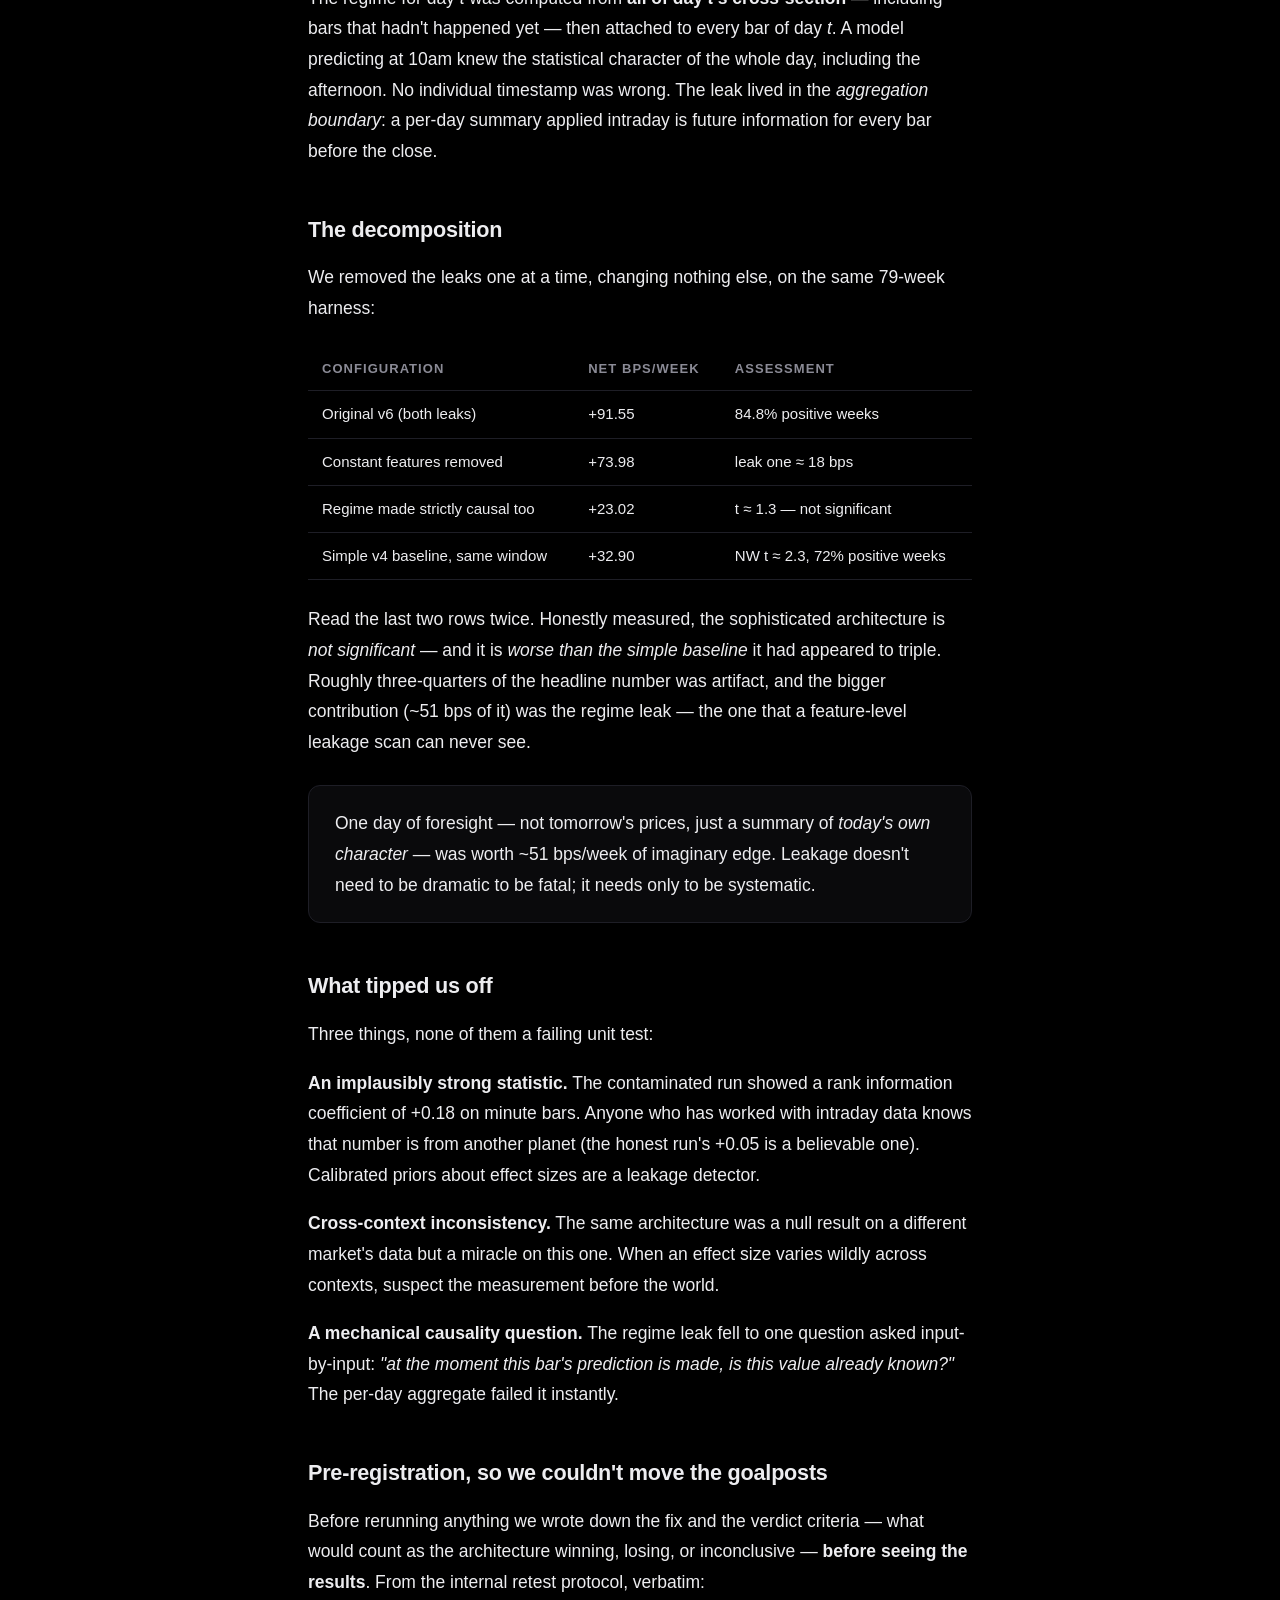
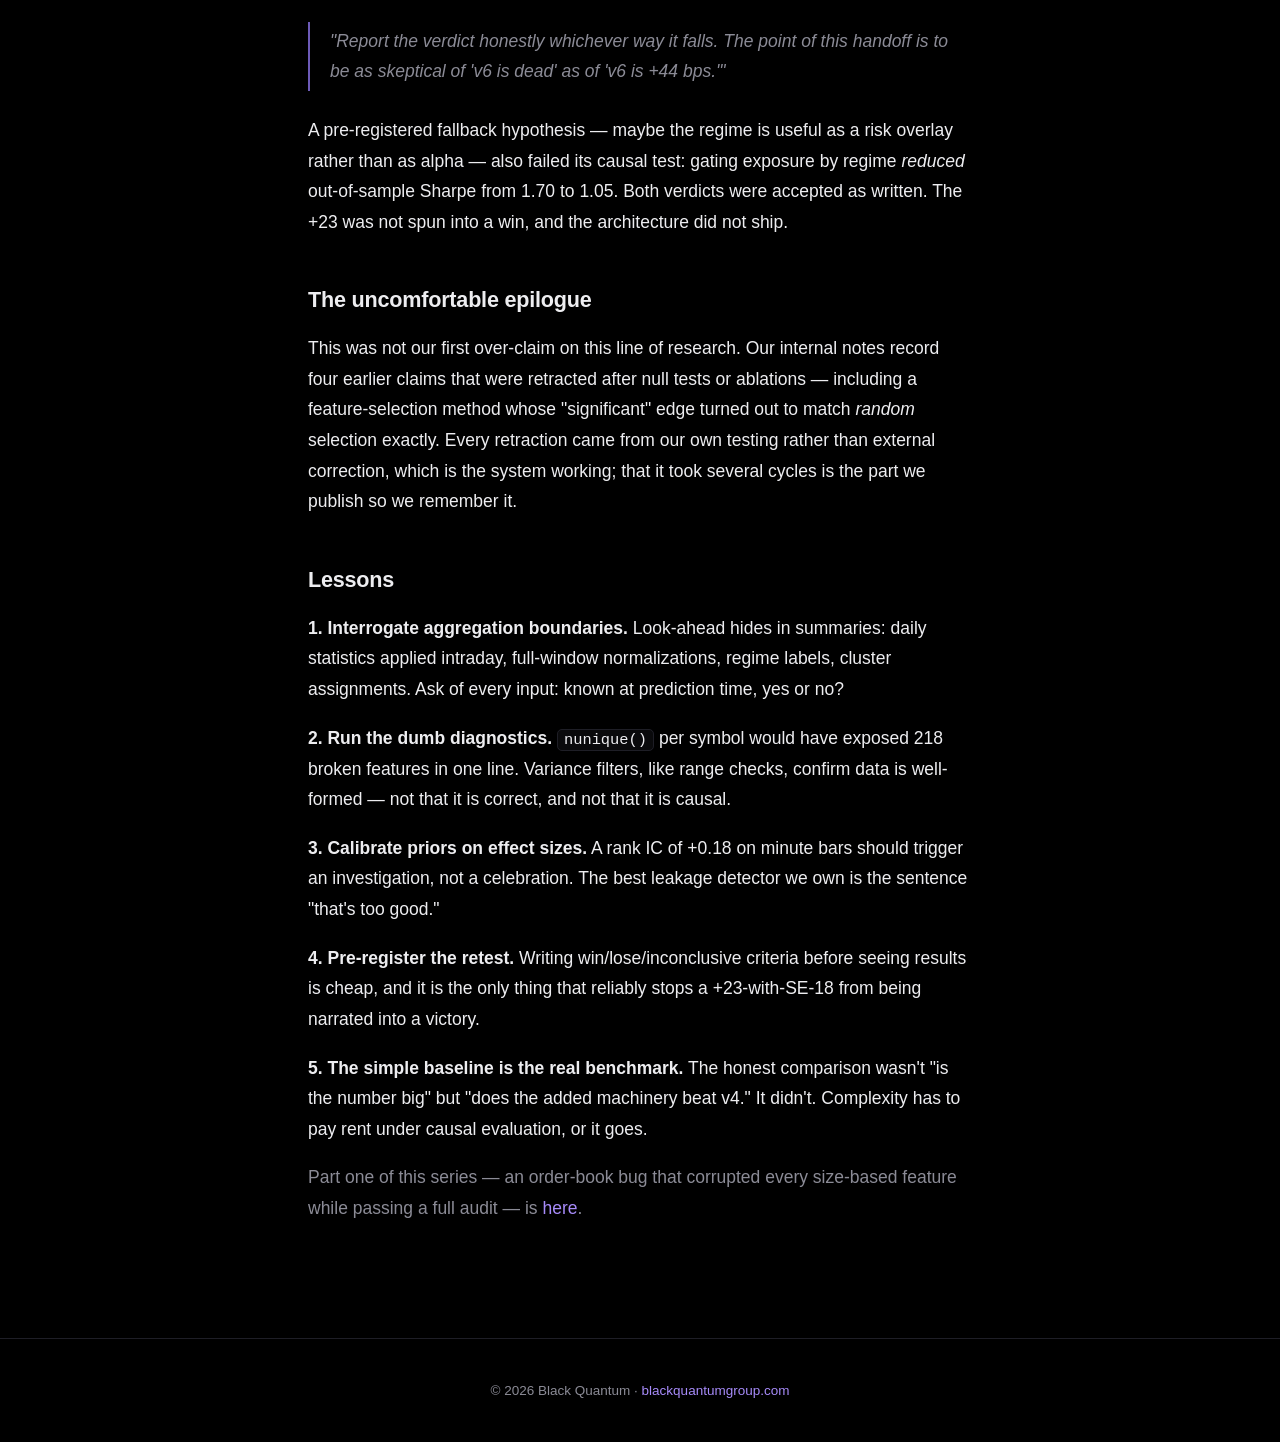
<file: notes/lookahead-artifact.html>
<!DOCTYPE html>
<html lang="en">
<head>
<meta charset="UTF-8">
<meta name="viewport" content="width=device-width, initial-scale=1.0">
<title>Anatomy of a look-ahead artifact — Black Quantum</title>
<meta name="description" content="A +92 bps/week backtest that fell to an insignificant +23 once two leaks were removed — the mechanisms, the tells, and the discipline that caught them.">
<style>
  :root {
    --bg: #000000;
    --bg-soft: #0a0a0c;
    --text: #ededf0;
    --muted: #8b8b96;
    --accent: #a78bfa;
    --accent-dim: #6d5bb8;
    --border: #1e1e26;
    --max: 720px;
  }
  * { margin: 0; padding: 0; box-sizing: border-box; }
  body {
    background: var(--bg); color: var(--text);
    font-family: -apple-system, BlinkMacSystemFont, "Segoe UI", "Inter", Roboto, Helvetica, Arial, sans-serif;
    line-height: 1.75; font-size: 17.5px;
    -webkit-font-smoothing: antialiased;
  }
  a { color: var(--accent); text-decoration: none; }
  a:hover { text-decoration: underline; }
  ::selection { background: var(--accent-dim); color: #fff; }

  nav {
    position: sticky; top: 0;
    background: rgba(0,0,0,0.78); backdrop-filter: blur(10px);
    border-bottom: 1px solid var(--border); z-index: 10;
  }
  .nav-inner {
    max-width: var(--max); margin: 0 auto;
    display: flex; justify-content: space-between; align-items: center;
    padding: 16px 28px; font-size: 14.5px;
  }
  .nav-inner .brand { font-weight: 650; color: var(--text); letter-spacing: 0.02em; }

  article { max-width: var(--max); margin: 0 auto; padding: 72px 28px 96px; }
  .kicker {
    font-size: 13px; text-transform: uppercase; letter-spacing: 0.16em;
    color: var(--accent); font-weight: 600; margin-bottom: 16px;
  }
  h1 { font-size: 2.1rem; font-weight: 700; letter-spacing: -0.02em; line-height: 1.2; margin-bottom: 10px; }
  .byline { color: var(--muted); font-size: 14.5px; margin-bottom: 44px; }
  h2 { font-size: 1.35rem; font-weight: 650; letter-spacing: -0.01em; margin: 44px 0 14px; }
  p { margin-bottom: 18px; }
  p.muted { color: var(--muted); }
  code {
    font-family: ui-monospace, "SF Mono", Menlo, monospace;
    font-size: 0.88em; background: var(--bg-soft);
    border: 1px solid var(--border); border-radius: 5px; padding: 1px 6px;
  }
  blockquote {
    border-left: 2px solid var(--accent-dim);
    padding: 4px 0 4px 20px; margin: 24px 0;
    color: var(--muted); font-style: italic;
  }
  table {
    width: 100%; border-collapse: collapse; margin: 24px 0;
    font-size: 15px;
  }
  th, td { text-align: left; padding: 10px 14px; border-bottom: 1px solid var(--border); }
  th { color: var(--muted); font-weight: 600; font-size: 13px; text-transform: uppercase; letter-spacing: 0.08em; }
  .callout {
    background: var(--bg-soft); border: 1px solid var(--border);
    border-radius: 12px; padding: 22px 26px; margin: 28px 0;
  }
  .callout p:last-child { margin-bottom: 0; }
  footer {
    border-top: 1px solid var(--border);
    padding: 40px 28px; text-align: center;
    color: var(--muted); font-size: 13.5px;
  }
</style>
</head>
<body>

<nav>
  <div class="nav-inner">
    <a class="brand" href="/">BLACK QUANTUM</a>
    <a href="/#notes">← All notes</a>
  </div>
</nav>

<article>
  <div class="kicker">Notes · Adversarial evaluation</div>
  <h1>Anatomy of a look-ahead artifact: the backtest that was three-quarters imaginary</h1>
  <p class="byline">A +92 bps/week walk-forward result that fell to an insignificant +23 once two separate leaks were removed — and ended up losing to the simpler baseline it was supposed to beat. Published July 2026.</p>

  <p>
    This is the second post-mortem in our series on bugs that passed our checks
    (the first, on a corrupted order-book reconstruction, is
    <a href="/notes/phantom-size.html">here</a>). It is about look-ahead in its
    two most seductive forms: neither was a mislabeled timestamp, and neither
    would be caught by asking "does any feature use tomorrow's price?" Both were
    architectural — and they stacked.
  </p>

  <h2>The setup</h2>
  <p>
    We were testing an architecture idea on CME energy futures: augment a
    per-bar prediction model with a <em>daily regime feature</em> — a
    low-dimensional summary of what kind of day the market is having, learned
    from a large panel of technical and cross-sectional factors. Call the simple
    baseline v4 and the regime-augmented model v6. The harness looked
    respectable: 79 weeks of rolling walk-forward, retraining every 4 weeks,
    intraday horizon, transaction costs included.
  </p>

  <h2>The number that was too good</h2>
  <p>
    v6 came back at <strong>+91.55 bps/week net, 84.8% positive weeks</strong>,
    against a baseline around +33. The regime feature appeared to nearly triple
    the edge. Every box a skeptic would ask about — walk-forward, out-of-sample,
    net of costs — was checked. This is the moment that decides whether you have
    a research process or a hype process.
  </p>

  <h2>Leak one: the features that were constants</h2>
  <p>
    Most of the feature panel was generated by engines that return a full time
    series. A few engines, though, exposed only a
    "give me all features" method that returned the <em>final bar's scalar
    value</em>. Assigning a scalar to a DataFrame column broadcasts it to every
    row. Result: <strong>218 of 274 features were per-symbol constants</strong> —
    each one computed over the <em>full three-year history</em> and then pasted
    onto every row, including rows three years before the value was knowable.
  </p>
  <p>
    Why didn't they get filtered out? The harness dropped zero-variance columns —
    but it computed variance <em>pooled across symbols</em>, and the constants
    differ by symbol. So they survived, functioning as look-ahead-contaminated
    fixed effects feeding a cross-sectional strategy. The tell, once we looked:
    <code>nunique() == 1</code> per symbol, across every one of those columns.
    One line of diagnostics, never run.
  </p>

  <h2>Leak two: the regime that knew tomorrow</h2>
  <p>
    The regime for day <em>t</em> was computed from <strong>all of day
    <em>t</em>'s cross-section</strong> — including bars that hadn't happened
    yet — then attached to every bar of day <em>t</em>. A model predicting at
    10am knew the statistical character of the whole day, including the
    afternoon. No individual timestamp was wrong. The leak lived in the
    <em>aggregation boundary</em>: a per-day summary applied intraday is future
    information for every bar before the close.
  </p>

  <h2>The decomposition</h2>
  <p>
    We removed the leaks one at a time, changing nothing else, on the same
    79-week harness:
  </p>
  <table>
    <thead><tr><th>Configuration</th><th>Net bps/week</th><th>Assessment</th></tr></thead>
    <tbody>
      <tr><td>Original v6 (both leaks)</td><td>+91.55</td><td>84.8% positive weeks</td></tr>
      <tr><td>Constant features removed</td><td>+73.98</td><td>leak one ≈ 18 bps</td></tr>
      <tr><td>Regime made strictly causal too</td><td>+23.02</td><td>t ≈ 1.3 — not significant</td></tr>
      <tr><td>Simple v4 baseline, same window</td><td>+32.90</td><td>NW t ≈ 2.3, 72% positive weeks</td></tr>
    </tbody>
  </table>
  <p>
    Read the last two rows twice. Honestly measured, the sophisticated
    architecture is <em>not significant</em> — and it is <em>worse than the
    simple baseline</em> it had appeared to triple. Roughly three-quarters of the
    headline number was artifact, and the bigger contribution (~51 bps of it) was
    the regime leak — the one that a feature-level leakage scan can never see.
  </p>
  <div class="callout">
    <p>
      One day of foresight — not tomorrow's prices, just a summary of
      <em>today's own character</em> — was worth ~51 bps/week of imaginary edge.
      Leakage doesn't need to be dramatic to be fatal; it needs only to be
      systematic.
    </p>
  </div>

  <h2>What tipped us off</h2>
  <p>
    Three things, none of them a failing unit test:
  </p>
  <p>
    <strong>An implausibly strong statistic.</strong> The contaminated run showed
    a rank information coefficient of +0.18 on minute bars. Anyone who has worked
    with intraday data knows that number is from another planet (the honest run's
    +0.05 is a believable one). Calibrated priors about effect sizes are a
    leakage detector.
  </p>
  <p>
    <strong>Cross-context inconsistency.</strong> The same architecture was a
    null result on a different market's data but a miracle on this one. When an
    effect size varies wildly across contexts, suspect the measurement before the
    world.
  </p>
  <p>
    <strong>A mechanical causality question.</strong> The regime leak fell to one
    question asked input-by-input: <em>"at the moment this bar's prediction is
    made, is this value already known?"</em> The per-day aggregate failed it
    instantly.
  </p>

  <h2>Pre-registration, so we couldn't move the goalposts</h2>
  <p>
    Before rerunning anything we wrote down the fix and the verdict criteria —
    what would count as the architecture winning, losing, or inconclusive —
    <strong>before seeing the results</strong>. From the internal retest
    protocol, verbatim:
  </p>
  <blockquote>
    "Report the verdict honestly whichever way it falls. The point of this
    handoff is to be as skeptical of 'v6 is dead' as of 'v6 is +44 bps.'"
  </blockquote>
  <p>
    A pre-registered fallback hypothesis — maybe the regime is useful as a risk
    overlay rather than as alpha — also failed its causal test: gating exposure
    by regime <em>reduced</em> out-of-sample Sharpe from 1.70 to 1.05. Both
    verdicts were accepted as written. The +23 was not spun into a win, and the
    architecture did not ship.
  </p>

  <h2>The uncomfortable epilogue</h2>
  <p>
    This was not our first over-claim on this line of research. Our internal
    notes record four earlier claims that were retracted after null tests or
    ablations — including a feature-selection method whose "significant" edge
    turned out to match <em>random</em> selection exactly. Every retraction came
    from our own testing rather than external correction, which is the system
    working; that it took several cycles is the part we publish so we remember
    it.
  </p>

  <h2>Lessons</h2>
  <p>
    <strong>1. Interrogate aggregation boundaries.</strong> Look-ahead hides in
    summaries: daily statistics applied intraday, full-window normalizations,
    regime labels, cluster assignments. Ask of every input: known at prediction
    time, yes or no?
  </p>
  <p>
    <strong>2. Run the dumb diagnostics.</strong> <code>nunique()</code> per
    symbol would have exposed 218 broken features in one line. Variance filters,
    like range checks, confirm data is well-formed — not that it is correct, and
    not that it is causal.
  </p>
  <p>
    <strong>3. Calibrate priors on effect sizes.</strong> A rank IC of +0.18 on
    minute bars should trigger an investigation, not a celebration. The best
    leakage detector we own is the sentence "that's too good."
  </p>
  <p>
    <strong>4. Pre-register the retest.</strong> Writing win/lose/inconclusive
    criteria before seeing results is cheap, and it is the only thing that
    reliably stops a +23-with-SE-18 from being narrated into a victory.
  </p>
  <p>
    <strong>5. The simple baseline is the real benchmark.</strong> The honest
    comparison wasn't "is the number big" but "does the added machinery beat v4."
    It didn't. Complexity has to pay rent under causal evaluation, or it goes.
  </p>

  <p class="muted">
    Part one of this series — an order-book bug that corrupted every size-based
    feature while passing a full audit — is
    <a href="/notes/phantom-size.html">here</a>.
  </p>
</article>

<footer>
  &copy; 2026 Black Quantum · <a href="/">blackquantumgroup.com</a>
</footer>

</body>
</html>
</file>
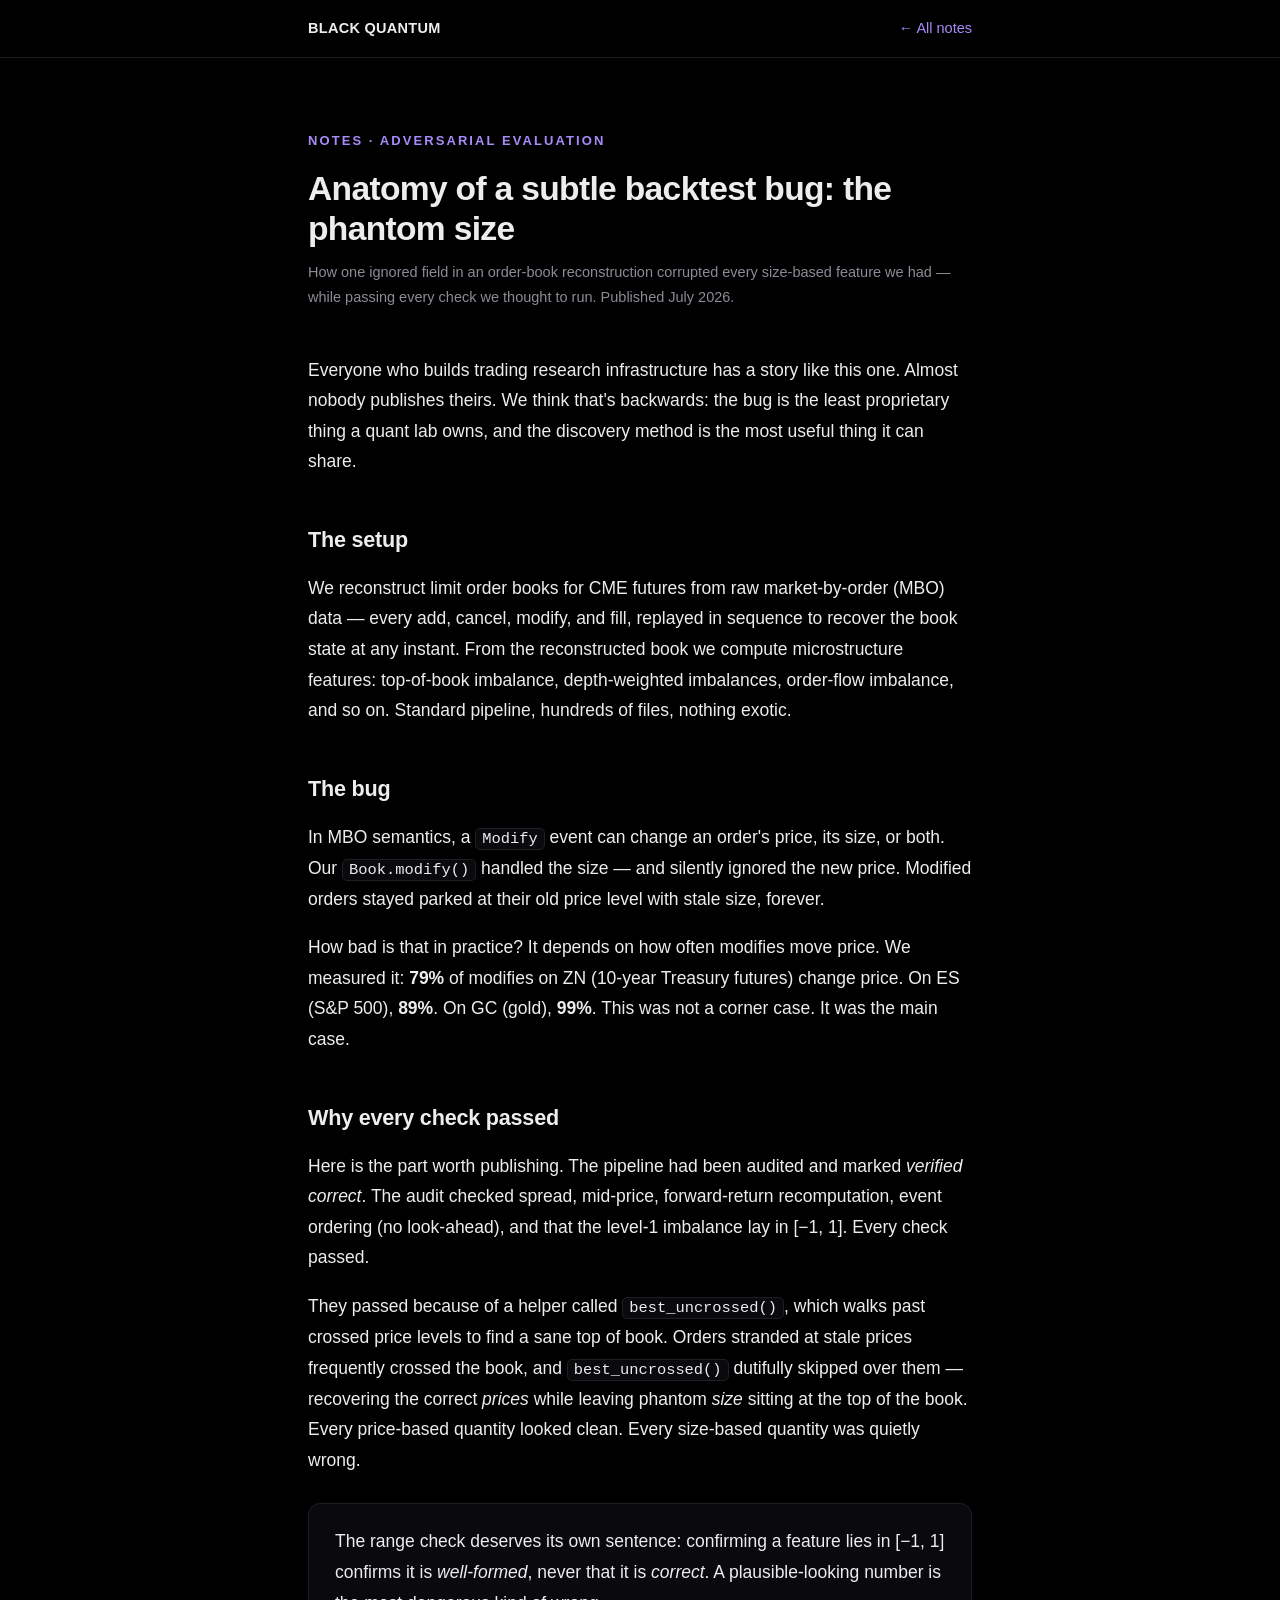
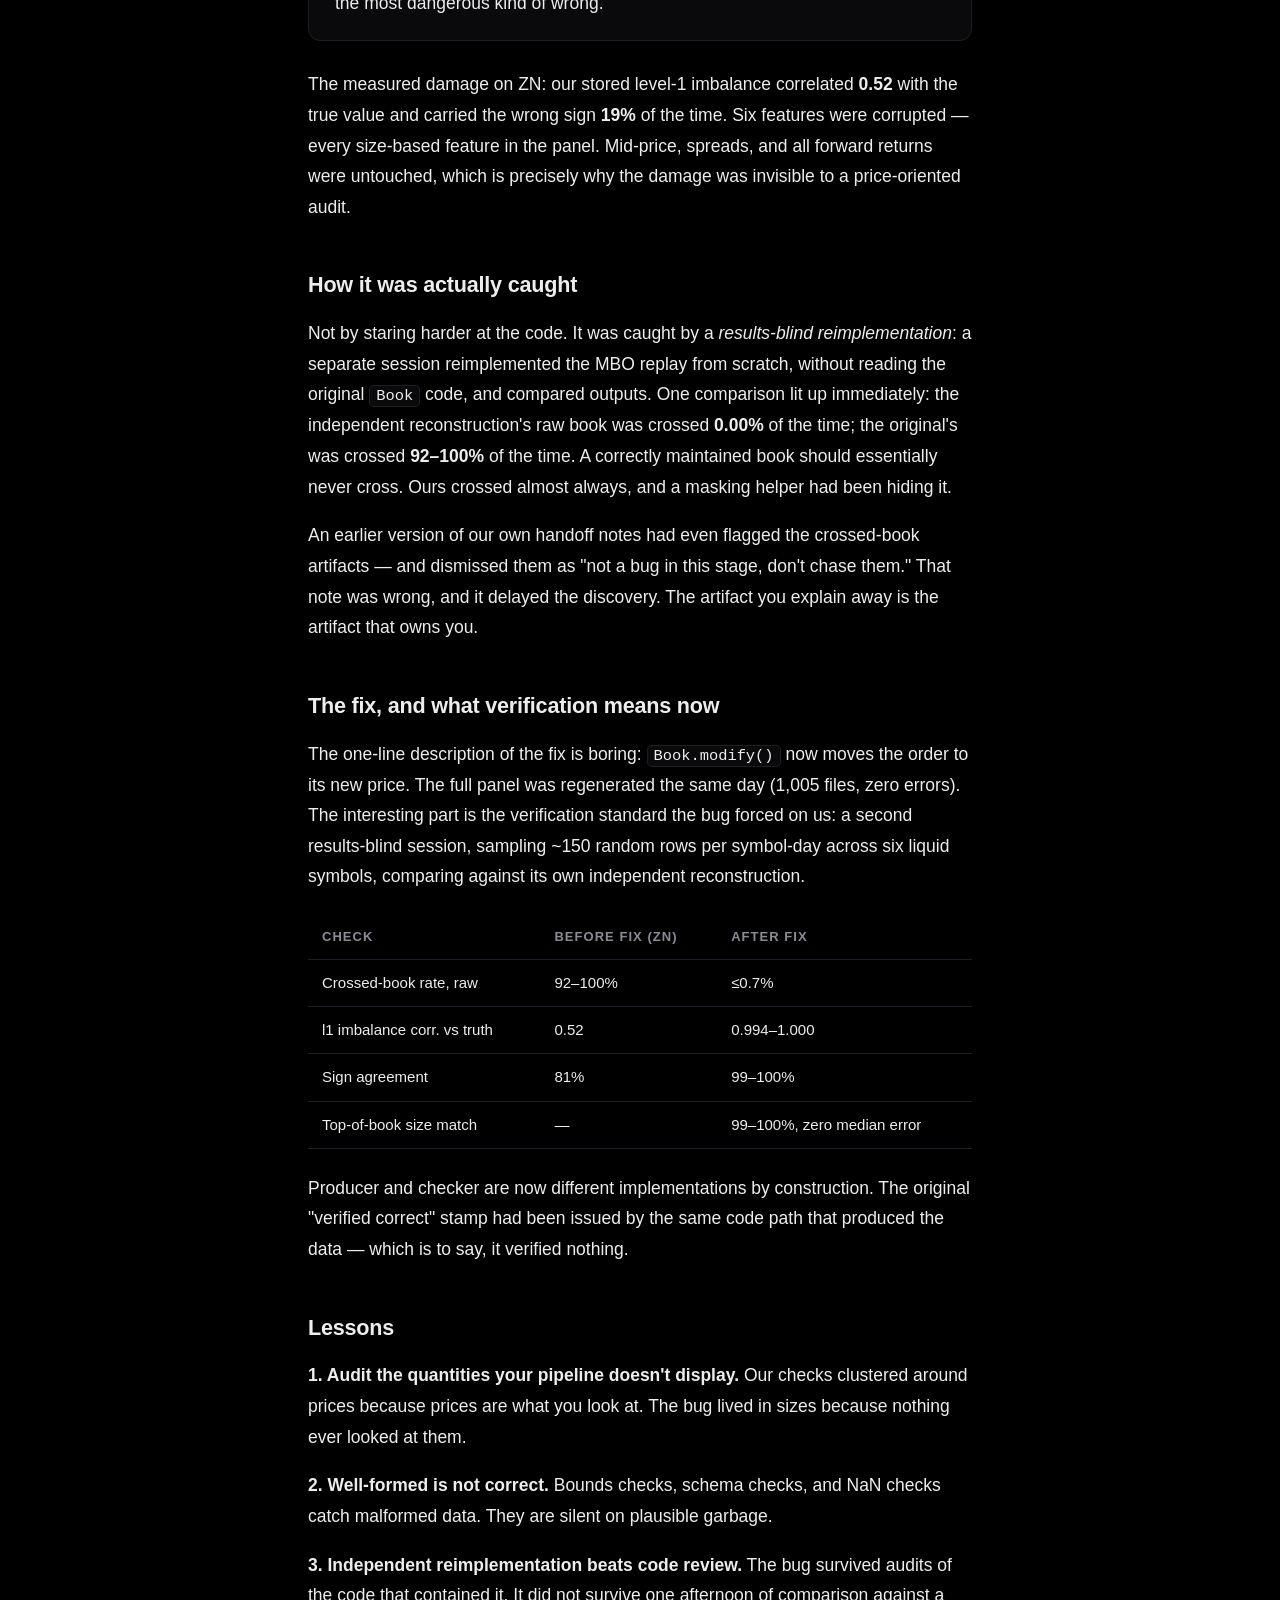
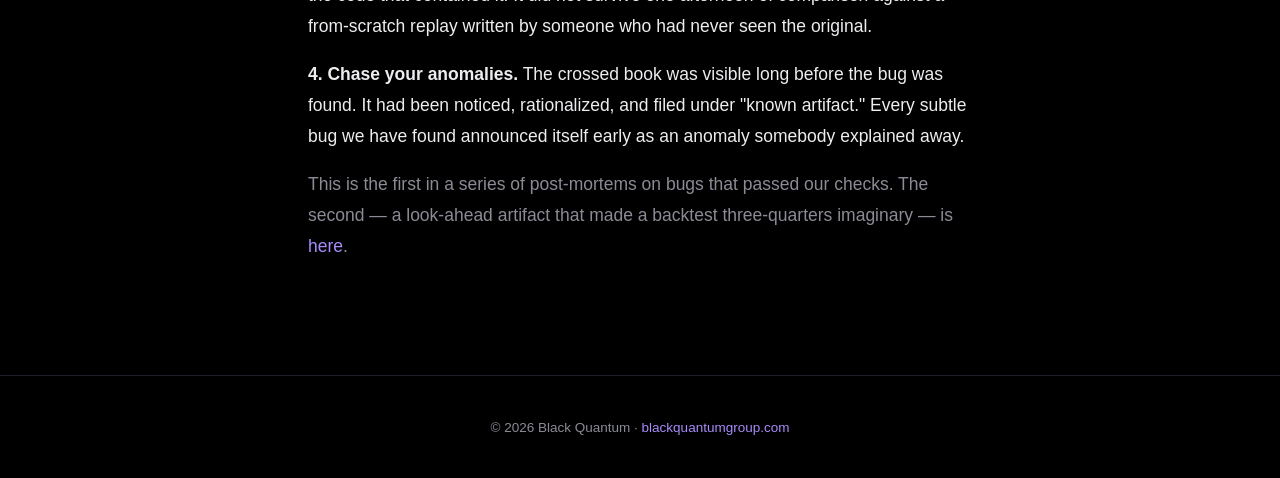
<file: notes/phantom-size.html>
<!DOCTYPE html>
<html lang="en">
<head>
<meta charset="UTF-8">
<meta name="viewport" content="width=device-width, initial-scale=1.0">
<title>Anatomy of a subtle backtest bug — Black Quantum</title>
<meta name="description" content="How an order-book reconstruction bug corrupted every size-based feature while passing every check we thought to run.">
<style>
  :root {
    --bg: #000000;
    --bg-soft: #0a0a0c;
    --text: #ededf0;
    --muted: #8b8b96;
    --accent: #a78bfa;
    --accent-dim: #6d5bb8;
    --border: #1e1e26;
    --max: 720px;
  }
  * { margin: 0; padding: 0; box-sizing: border-box; }
  body {
    background: var(--bg); color: var(--text);
    font-family: -apple-system, BlinkMacSystemFont, "Segoe UI", "Inter", Roboto, Helvetica, Arial, sans-serif;
    line-height: 1.75; font-size: 17.5px;
    -webkit-font-smoothing: antialiased;
  }
  a { color: var(--accent); text-decoration: none; }
  a:hover { text-decoration: underline; }
  ::selection { background: var(--accent-dim); color: #fff; }

  nav {
    position: sticky; top: 0;
    background: rgba(0,0,0,0.78); backdrop-filter: blur(10px);
    border-bottom: 1px solid var(--border); z-index: 10;
  }
  .nav-inner {
    max-width: var(--max); margin: 0 auto;
    display: flex; justify-content: space-between; align-items: center;
    padding: 16px 28px; font-size: 14.5px;
  }
  .nav-inner .brand { font-weight: 650; color: var(--text); letter-spacing: 0.02em; }

  article { max-width: var(--max); margin: 0 auto; padding: 72px 28px 96px; }
  .kicker {
    font-size: 13px; text-transform: uppercase; letter-spacing: 0.16em;
    color: var(--accent); font-weight: 600; margin-bottom: 16px;
  }
  h1 { font-size: 2.1rem; font-weight: 700; letter-spacing: -0.02em; line-height: 1.2; margin-bottom: 10px; }
  .byline { color: var(--muted); font-size: 14.5px; margin-bottom: 44px; }
  h2 { font-size: 1.35rem; font-weight: 650; letter-spacing: -0.01em; margin: 44px 0 14px; }
  p { margin-bottom: 18px; }
  p.muted { color: var(--muted); }
  code {
    font-family: ui-monospace, "SF Mono", Menlo, monospace;
    font-size: 0.88em; background: var(--bg-soft);
    border: 1px solid var(--border); border-radius: 5px; padding: 1px 6px;
  }
  blockquote {
    border-left: 2px solid var(--accent-dim);
    padding: 4px 0 4px 20px; margin: 24px 0;
    color: var(--muted); font-style: italic;
  }
  table {
    width: 100%; border-collapse: collapse; margin: 24px 0;
    font-size: 15px;
  }
  th, td { text-align: left; padding: 10px 14px; border-bottom: 1px solid var(--border); }
  th { color: var(--muted); font-weight: 600; font-size: 13px; text-transform: uppercase; letter-spacing: 0.08em; }
  td code { background: none; border: none; padding: 0; }
  .callout {
    background: var(--bg-soft); border: 1px solid var(--border);
    border-radius: 12px; padding: 22px 26px; margin: 28px 0;
  }
  .callout p:last-child { margin-bottom: 0; }
  footer {
    border-top: 1px solid var(--border);
    padding: 40px 28px; text-align: center;
    color: var(--muted); font-size: 13.5px;
  }
</style>
</head>
<body>

<nav>
  <div class="nav-inner">
    <a class="brand" href="/">BLACK QUANTUM</a>
    <a href="/#notes">← All notes</a>
  </div>
</nav>

<article>
  <div class="kicker">Notes · Adversarial evaluation</div>
  <h1>Anatomy of a subtle backtest bug: the phantom size</h1>
  <p class="byline">How one ignored field in an order-book reconstruction corrupted every size-based feature we had — while passing every check we thought to run. Published July 2026.</p>

  <p>
    Everyone who builds trading research infrastructure has a story like this one.
    Almost nobody publishes theirs. We think that's backwards: the bug is the least
    proprietary thing a quant lab owns, and the discovery method is the most useful
    thing it can share.
  </p>

  <h2>The setup</h2>
  <p>
    We reconstruct limit order books for CME futures from raw market-by-order (MBO)
    data — every add, cancel, modify, and fill, replayed in sequence to recover the
    book state at any instant. From the reconstructed book we compute microstructure
    features: top-of-book imbalance, depth-weighted imbalances, order-flow imbalance,
    and so on. Standard pipeline, hundreds of files, nothing exotic.
  </p>

  <h2>The bug</h2>
  <p>
    In MBO semantics, a <code>Modify</code> event can change an order's price, its
    size, or both. Our <code>Book.modify()</code> handled the size — and silently
    ignored the new price. Modified orders stayed parked at their old price level
    with stale size, forever.
  </p>
  <p>
    How bad is that in practice? It depends on how often modifies move price. We
    measured it: <strong>79%</strong> of modifies on ZN (10-year Treasury futures)
    change price. On ES (S&amp;P 500), <strong>89%</strong>. On GC (gold),
    <strong>99%</strong>. This was not a corner case. It was the main case.
  </p>

  <h2>Why every check passed</h2>
  <p>
    Here is the part worth publishing. The pipeline had been audited and marked
    <em>verified correct</em>. The audit checked spread, mid-price, forward-return
    recomputation, event ordering (no look-ahead), and that the level-1 imbalance
    lay in [−1, 1]. Every check passed.
  </p>
  <p>
    They passed because of a helper called <code>best_uncrossed()</code>, which
    walks past crossed price levels to find a sane top of book. Orders stranded at
    stale prices frequently crossed the book, and <code>best_uncrossed()</code>
    dutifully skipped over them — recovering the correct <em>prices</em> while
    leaving phantom <em>size</em> sitting at the top of the book. Every price-based
    quantity looked clean. Every size-based quantity was quietly wrong.
  </p>
  <div class="callout">
    <p>
      The range check deserves its own sentence: confirming a feature lies in
      [−1, 1] confirms it is <em>well-formed</em>, never that it is
      <em>correct</em>. A plausible-looking number is the most dangerous kind of
      wrong.
    </p>
  </div>
  <p>
    The measured damage on ZN: our stored level-1 imbalance correlated
    <strong>0.52</strong> with the true value and carried the wrong sign
    <strong>19%</strong> of the time. Six features were corrupted — every
    size-based feature in the panel. Mid-price, spreads, and all forward returns
    were untouched, which is precisely why the damage was invisible to a
    price-oriented audit.
  </p>

  <h2>How it was actually caught</h2>
  <p>
    Not by staring harder at the code. It was caught by a <em>results-blind
    reimplementation</em>: a separate session reimplemented the MBO replay from
    scratch, without reading the original <code>Book</code> code, and compared
    outputs. One comparison lit up immediately: the independent reconstruction's
    raw book was crossed <strong>0.00%</strong> of the time; the original's was
    crossed <strong>92–100%</strong> of the time. A correctly maintained book
    should essentially never cross. Ours crossed almost always, and a masking
    helper had been hiding it.
  </p>
  <p>
    An earlier version of our own handoff notes had even flagged the crossed-book
    artifacts — and dismissed them as "not a bug in this stage, don't chase them."
    That note was wrong, and it delayed the discovery. The artifact you explain
    away is the artifact that owns you.
  </p>

  <h2>The fix, and what verification means now</h2>
  <p>
    The one-line description of the fix is boring: <code>Book.modify()</code> now
    moves the order to its new price. The full panel was regenerated the same day
    (1,005 files, zero errors). The interesting part is the verification standard
    the bug forced on us: a second results-blind session, sampling ~150 random rows
    per symbol-day across six liquid symbols, comparing against its own independent
    reconstruction.
  </p>
  <table>
    <thead><tr><th>Check</th><th>Before fix (ZN)</th><th>After fix</th></tr></thead>
    <tbody>
      <tr><td>Crossed-book rate, raw</td><td>92–100%</td><td>≤0.7%</td></tr>
      <tr><td>l1 imbalance corr. vs truth</td><td>0.52</td><td>0.994–1.000</td></tr>
      <tr><td>Sign agreement</td><td>81%</td><td>99–100%</td></tr>
      <tr><td>Top-of-book size match</td><td>—</td><td>99–100%, zero median error</td></tr>
    </tbody>
  </table>
  <p>
    Producer and checker are now different implementations by construction. The
    original "verified correct" stamp had been issued by the same code path that
    produced the data — which is to say, it verified nothing.
  </p>

  <h2>Lessons</h2>
  <p>
    <strong>1. Audit the quantities your pipeline doesn't display.</strong> Our
    checks clustered around prices because prices are what you look at. The bug
    lived in sizes because nothing ever looked at them.
  </p>
  <p>
    <strong>2. Well-formed is not correct.</strong> Bounds checks, schema checks,
    and NaN checks catch malformed data. They are silent on plausible garbage.
  </p>
  <p>
    <strong>3. Independent reimplementation beats code review.</strong> The bug
    survived audits of the code that contained it. It did not survive one afternoon
    of comparison against a from-scratch replay written by someone who had never
    seen the original.
  </p>
  <p>
    <strong>4. Chase your anomalies.</strong> The crossed book was visible long
    before the bug was found. It had been noticed, rationalized, and filed under
    "known artifact." Every subtle bug we have found announced itself early as an
    anomaly somebody explained away.
  </p>

  <p class="muted">
    This is the first in a series of post-mortems on bugs that passed our checks.
    The second — a look-ahead artifact that made a backtest three-quarters imaginary — is
    <a href="/notes/lookahead-artifact.html">here</a>.
  </p>
</article>

<footer>
  &copy; 2026 Black Quantum · <a href="/">blackquantumgroup.com</a>
</footer>

</body>
</html>
</file>
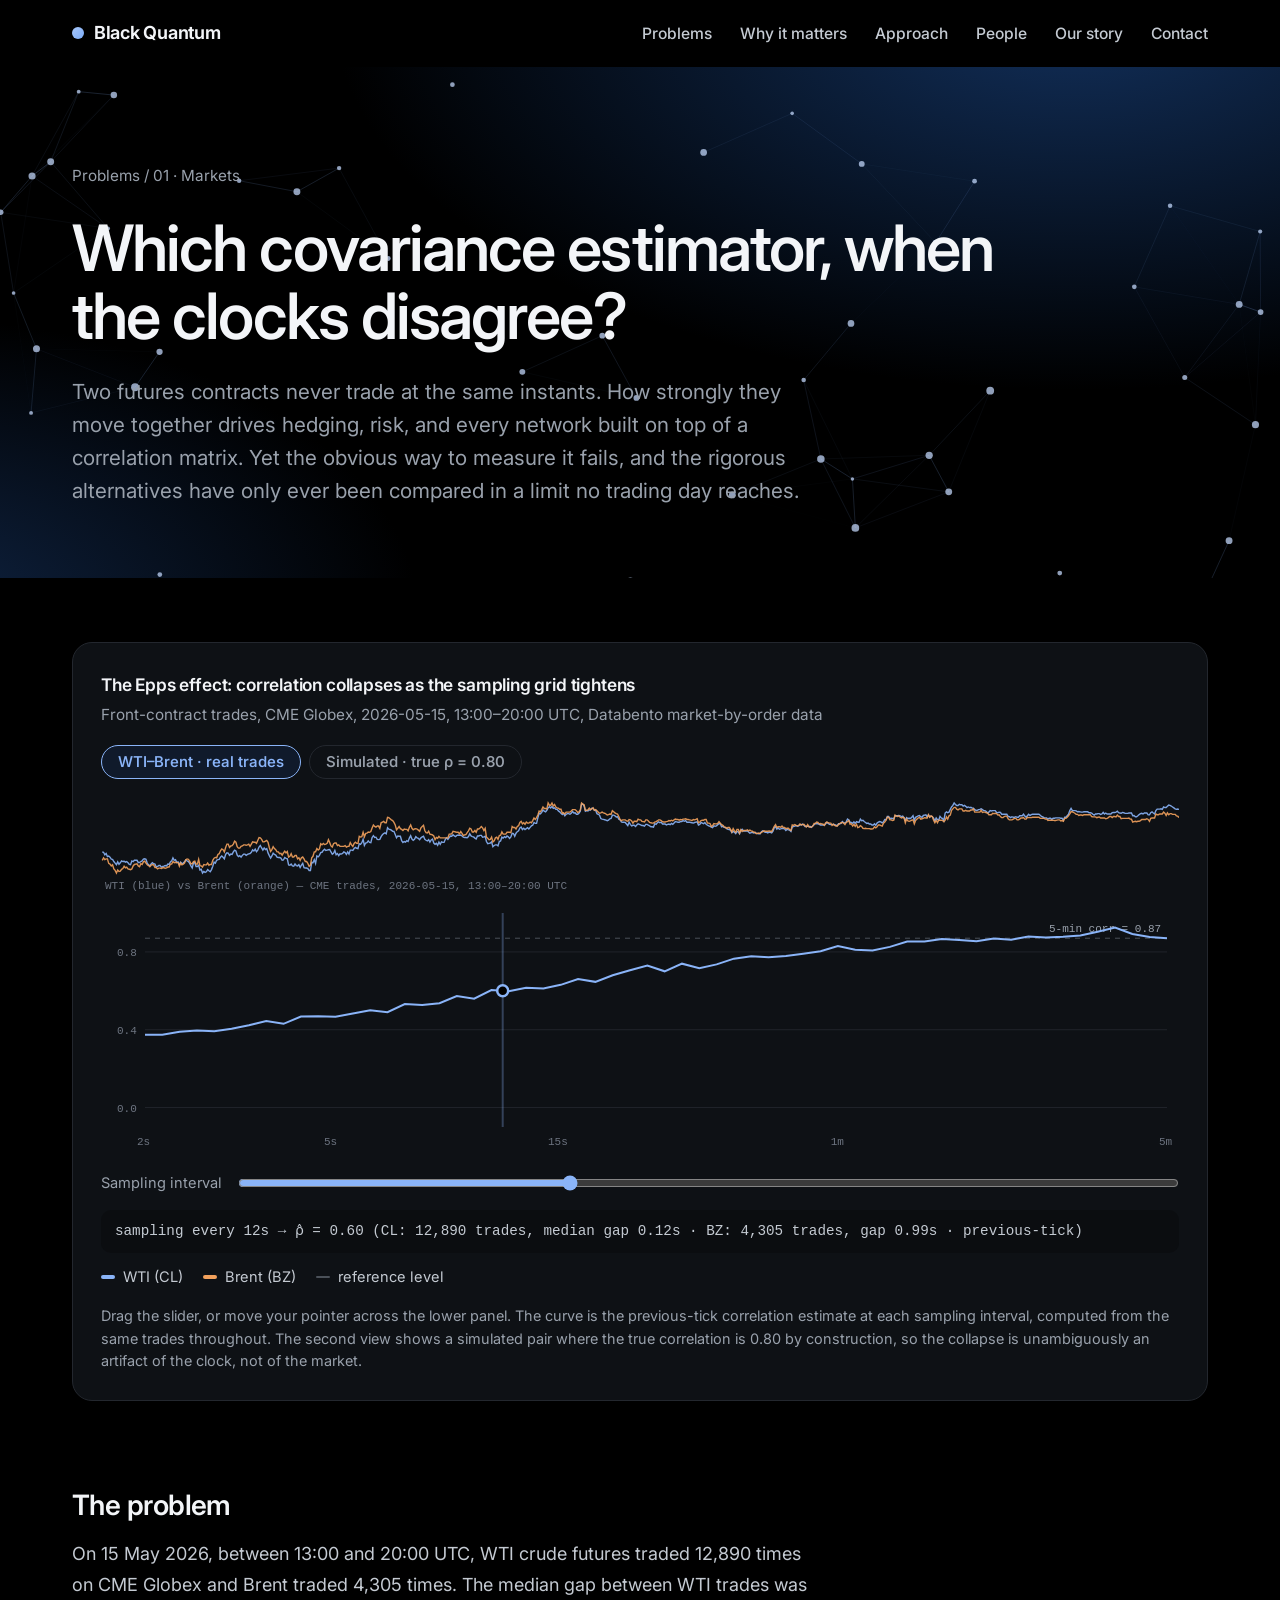
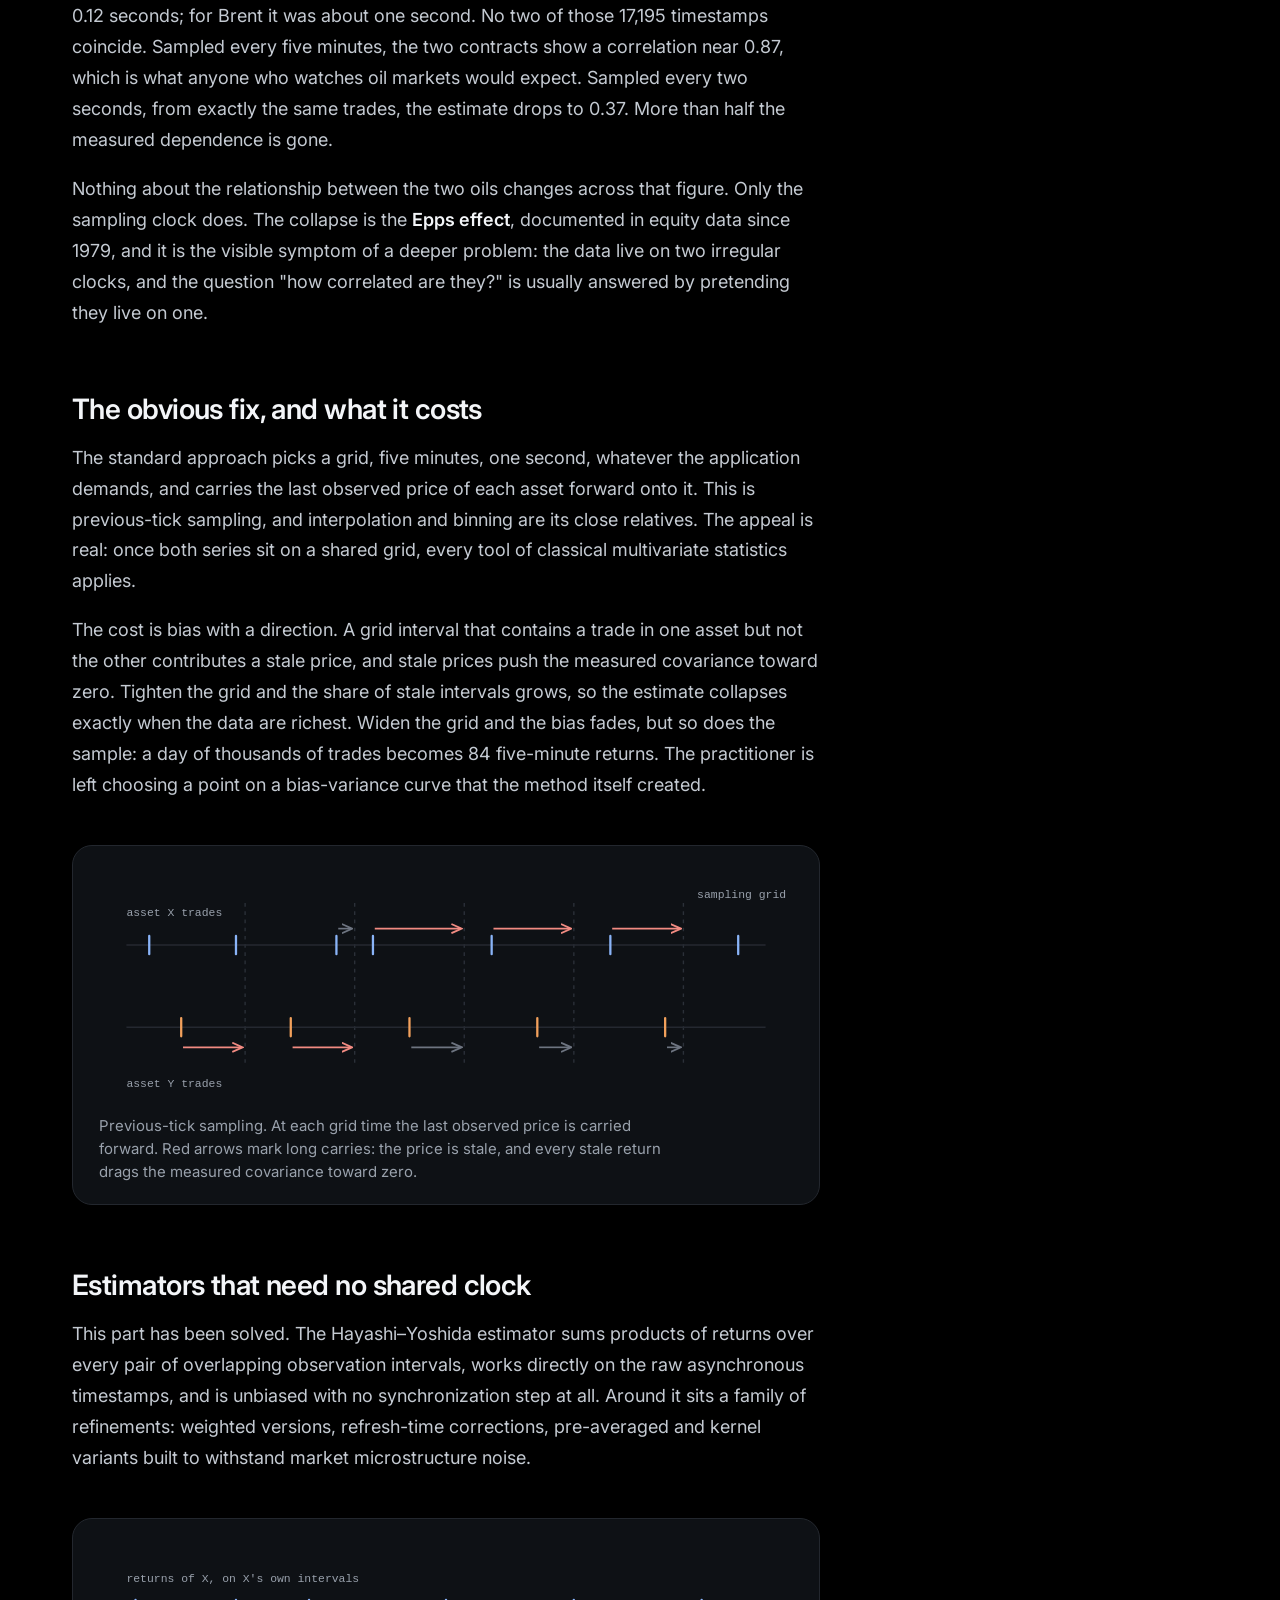
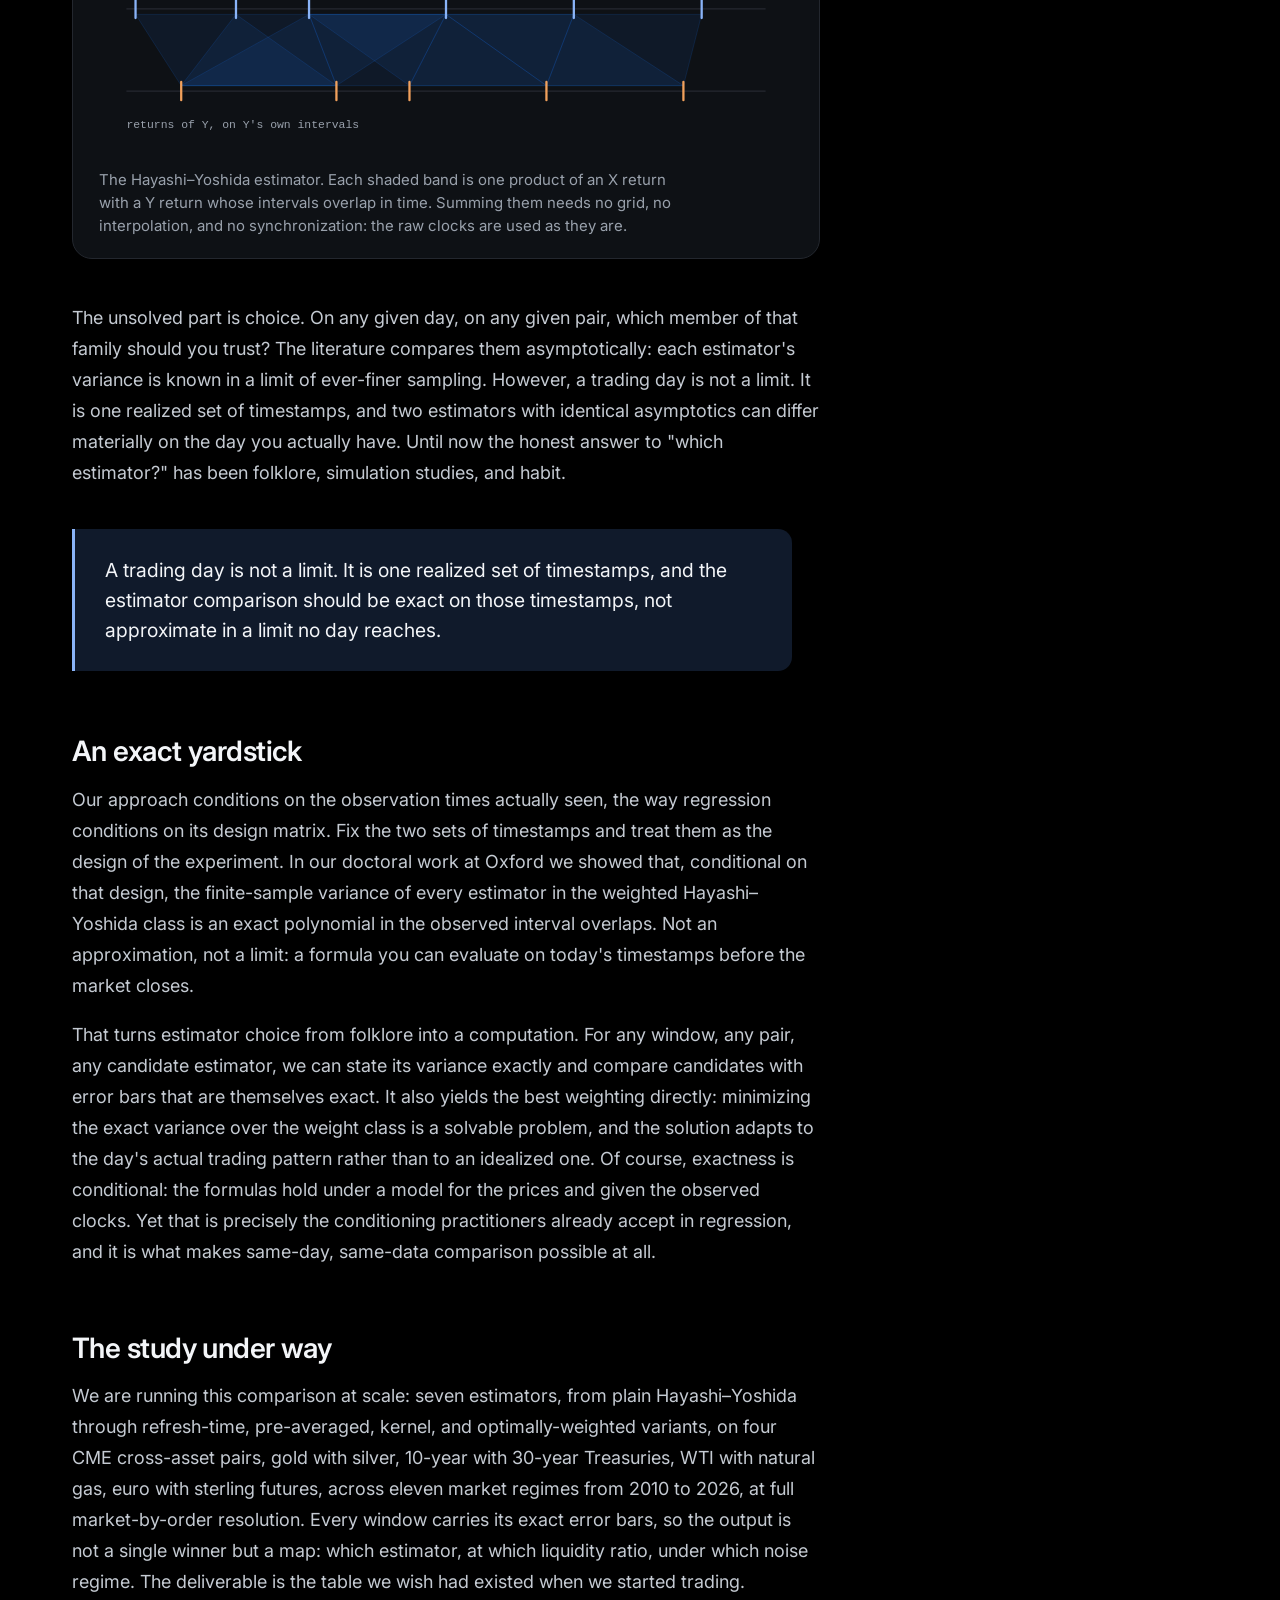
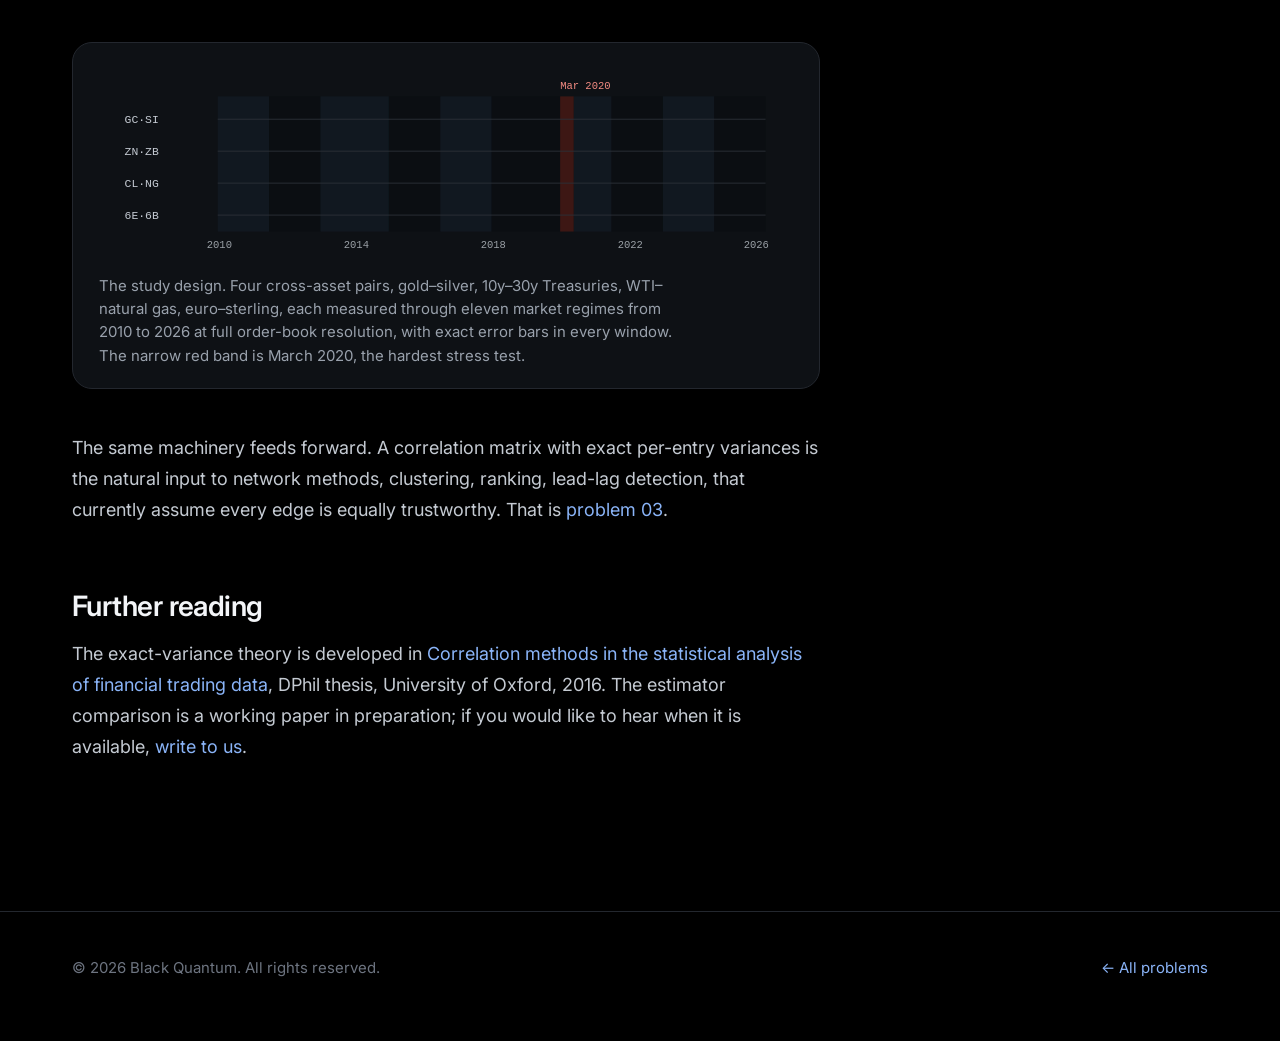
<file: problems/futures.html>
<!DOCTYPE html>
<html lang="en">
<head>
<meta charset="UTF-8">
<meta name="viewport" content="width=device-width, initial-scale=1.0">
<meta name="color-scheme" content="dark">
<title>Which covariance estimator, when the clocks disagree? — Black Quantum</title>
<meta name="description" content="Two futures contracts never trade at the same instants. Choosing a covariance estimator has been asymptotic folklore. We make it an exact, same-day computation.">
<link rel="preconnect" href="https://fonts.googleapis.com">
<link rel="preconnect" href="https://fonts.gstatic.com" crossorigin>
<link href="https://fonts.googleapis.com/css2?family=Inter:wght@400;500;600;700&display=swap" rel="stylesheet">
<link rel="stylesheet" href="/style.css">
</head>
<body>

<nav class="site" id="topnav">
  <div class="bar">
    <a class="logo" href="/"><span class="dot"></span>Black Quantum</a>
    <ul>
      <li><a href="/#problems">Problems</a></li>
      <li><a href="/#domains">Why it matters</a></li>
      <li><a href="/#approach">Approach</a></li>
      <li><a href="/#people">People</a></li>
      <li><a href="/story.html">Our story</a></li>
      <li><a href="/#contact">Contact</a></li>
    </ul>
  </div>
</nav>

<header class="page-hero" data-constellation>
  <div class="wrap">
    <div class="crumb"><a href="/#problems">Problems</a> / 01 · Markets</div>
    <h1>Which covariance estimator, when the clocks disagree?</h1>
    <p class="sub">
      Two futures contracts never trade at the same instants. How strongly they move
      together drives hedging, risk, and every network built on top of a correlation
      matrix. Yet the obvious way to measure it fails, and the rigorous alternatives
      have only ever been compared in a limit no trading day reaches.
    </p>
  </div>
</header>

<main>
  <section class="block" style="padding-top:64px;">
    <div class="wrap">

      <div class="figure-card" style="margin-top:0;">
        <div class="fig-title">The Epps effect: correlation collapses as the sampling grid tightens</div>
        <div class="fig-sub">Front-contract trades, CME Globex, 2026-05-15, 13:00–20:00 UTC, Databento market-by-order data</div>
        <div class="chip-row">
          <button id="eppsModeReal" class="chip">WTI–Brent · real trades</button>
          <button id="eppsModeSim" class="chip">Simulated · true ρ = 0.80</button>
        </div>
        <canvas id="epps" style="width:100%; height:360px; display:block;"></canvas>
        <div style="display:flex; align-items:center; gap:16px; margin-top:18px; flex-wrap:wrap;">
          <span style="font-size:0.86rem; color:var(--muted); white-space:nowrap;">Sampling interval</span>
          <input type="range" id="eppsH" class="slider" min="0" max="1" step="0.001" value="0.35" aria-label="Sampling interval">
          <button id="eppsResim" class="chip">Resimulate</button>
        </div>
        <p id="eppsStat" class="stat-line"></p>
        <div class="legend">
          <span class="item"><span class="swatch" style="background:#8ab4f8"></span><span id="legend1">WTI (CL)</span></span>
          <span class="item"><span class="swatch" style="background:#f2a15c"></span><span id="legend2">Brent (BZ)</span></span>
          <span class="item"><span class="swatch" style="background:#4a5058; height:2px;"></span>reference level</span>
        </div>
        <div class="fig-note">
          Drag the slider, or move your pointer across the lower panel. The curve is the
          previous-tick correlation estimate at each sampling interval, computed from the
          same trades throughout. The second view shows a simulated pair where the true
          correlation is 0.80 by construction, so the collapse is unambiguously an
          artifact of the clock, not of the market.
        </div>
      </div>

      <div class="prose" style="margin-top:88px;">

        <h2 style="margin-top:0;">The problem</h2>
        <p class="first">
          On 15 May 2026, between 13:00 and 20:00 UTC, WTI crude futures traded 12,890
          times on CME Globex and Brent traded 4,305 times. The median gap between WTI
          trades was 0.12 seconds; for Brent it was about one second. No two of those
          17,195 timestamps coincide. Sampled every five minutes, the two contracts show
          a correlation near 0.87, which is what anyone who watches oil markets would
          expect. Sampled every two seconds, from exactly the same trades, the estimate
          drops to 0.37. More than half the measured dependence is gone.
        </p>
        <p>
          Nothing about the relationship between the two oils changes across that figure.
          Only the sampling clock does. The collapse is the <strong>Epps effect</strong>,
          documented in equity data since 1979, and it is the visible symptom of a deeper
          problem: the data live on two irregular clocks, and the question "how correlated
          are they?" is usually answered by pretending they live on one.
        </p>

        <h2>The obvious fix, and what it costs</h2>
        <p class="first">
          The standard approach picks a grid, five minutes, one second, whatever the
          application demands, and carries the last observed price of each asset forward
          onto it. This is previous-tick sampling, and interpolation and binning are its
          close relatives. The appeal is real: once both series sit on a shared grid,
          every tool of classical multivariate statistics applies.
        </p>
        <p>
          The cost is bias with a direction. A grid interval that contains a trade in one
          asset but not the other contributes a stale price, and stale prices push the
          measured covariance toward zero. Tighten the grid and the share of stale
          intervals grows, so the estimate collapses exactly when the data are richest.
          Widen the grid and the bias fades, but so does the sample: a day of thousands
          of trades becomes 84 five-minute returns. The practitioner is left choosing a
          point on a bias-variance curve that the method itself created.
        </p>

        <figure class="diagram">
          <svg viewBox="0 0 760 250" xmlns="http://www.w3.org/2000/svg" role="img" aria-label="Previous-tick sampling carries stale prices onto a shared grid">
            <defs>
              <marker id="ah-red" viewBox="0 0 10 10" refX="8" refY="5" markerWidth="7" markerHeight="7" orient="auto">
                <path d="M0,1 L9,5 L0,9" fill="none" stroke="#f28b82" stroke-width="1.6"/>
              </marker>
              <marker id="ah-gray" viewBox="0 0 10 10" refX="8" refY="5" markerWidth="7" markerHeight="7" orient="auto">
                <path d="M0,1 L9,5 L0,9" fill="none" stroke="#6d7480" stroke-width="1.6"/>
              </marker>
            </defs>
            <g stroke="#2b3038" stroke-width="1.5" stroke-dasharray="4 5">
              <line x1="160" y1="34" x2="160" y2="212"/><line x1="280" y1="34" x2="280" y2="212"/>
              <line x1="400" y1="34" x2="400" y2="212"/><line x1="520" y1="34" x2="520" y2="212"/>
              <line x1="640" y1="34" x2="640" y2="212"/>
            </g>
            <text x="655" y="28" font-size="12.5" fill="#99a1ac" font-family="ui-monospace, Menlo, monospace">sampling grid</text>
            <line x1="30" y1="80" x2="730" y2="80" stroke="#242830" stroke-width="1.5"/>
            <g stroke="#8ab4f8" stroke-width="2.5" stroke-linecap="round">
              <line x1="55" y1="70" x2="55" y2="90"/><line x1="150" y1="70" x2="150" y2="90"/>
              <line x1="260" y1="70" x2="260" y2="90"/><line x1="300" y1="70" x2="300" y2="90"/>
              <line x1="430" y1="70" x2="430" y2="90"/><line x1="560" y1="70" x2="560" y2="90"/>
              <line x1="700" y1="70" x2="700" y2="90"/>
            </g>
            <g stroke-width="1.8" fill="none">
              <line x1="262" y1="62" x2="276" y2="62" stroke="#6d7480" marker-end="url(#ah-gray)"/>
              <line x1="302" y1="62" x2="396" y2="62" stroke="#f28b82" marker-end="url(#ah-red)"/>
              <line x1="432" y1="62" x2="516" y2="62" stroke="#f28b82" marker-end="url(#ah-red)"/>
              <line x1="562" y1="62" x2="636" y2="62" stroke="#f28b82" marker-end="url(#ah-red)"/>
            </g>
            <line x1="30" y1="170" x2="730" y2="170" stroke="#242830" stroke-width="1.5"/>
            <g stroke="#f2a15c" stroke-width="2.5" stroke-linecap="round">
              <line x1="90" y1="160" x2="90" y2="180"/><line x1="210" y1="160" x2="210" y2="180"/>
              <line x1="340" y1="160" x2="340" y2="180"/><line x1="480" y1="160" x2="480" y2="180"/>
              <line x1="620" y1="160" x2="620" y2="180"/>
            </g>
            <g stroke-width="1.8" fill="none">
              <line x1="92" y1="192" x2="156" y2="192" stroke="#f28b82" marker-end="url(#ah-red)"/>
              <line x1="212" y1="192" x2="276" y2="192" stroke="#f28b82" marker-end="url(#ah-red)"/>
              <line x1="342" y1="192" x2="396" y2="192" stroke="#6d7480" marker-end="url(#ah-gray)"/>
              <line x1="482" y1="192" x2="516" y2="192" stroke="#6d7480" marker-end="url(#ah-gray)"/>
              <line x1="622" y1="192" x2="636" y2="192" stroke="#6d7480" marker-end="url(#ah-gray)"/>
            </g>
            <text x="30" y="48" font-size="12.5" fill="#99a1ac" font-family="ui-monospace, Menlo, monospace">asset X trades</text>
            <text x="30" y="236" font-size="12.5" fill="#99a1ac" font-family="ui-monospace, Menlo, monospace">asset Y trades</text>
          </svg>
          <figcaption>
            Previous-tick sampling. At each grid time the last observed price is carried
            forward. Red arrows mark long carries: the price is stale, and every stale
            return drags the measured covariance toward zero.
          </figcaption>
        </figure>

        <h2>Estimators that need no shared clock</h2>
        <p class="first">
          This part has been solved. The Hayashi–Yoshida estimator sums products of
          returns over every pair of overlapping observation intervals, works directly on
          the raw asynchronous timestamps, and is unbiased with no synchronization step
          at all. Around it sits a family of refinements: weighted versions, refresh-time
          corrections, pre-averaged and kernel variants built to withstand market
          microstructure noise.
        </p>

        <figure class="diagram">
          <svg viewBox="0 0 760 230" xmlns="http://www.w3.org/2000/svg" role="img" aria-label="Hayashi–Yoshida sums return products over every overlapping interval pair">
            <g fill="#1a73e8" fill-opacity="0.09" stroke="#1a73e8" stroke-opacity="0.18" stroke-width="1">
              <polygon points="40,76 150,76 260,154 90,154"/>
              <polygon points="150,76 230,76 260,154 90,154"/>
              <polygon points="230,76 380,76 260,154 90,154"/>
              <polygon points="230,76 380,76 340,154 260,154"/>
              <polygon points="230,76 380,76 490,154 340,154"/>
              <polygon points="380,76 520,76 490,154 340,154"/>
              <polygon points="380,76 520,76 640,154 490,154"/>
              <polygon points="520,76 660,76 640,154 490,154"/>
            </g>
            <line x1="30" y1="70" x2="730" y2="70" stroke="#242830" stroke-width="1.5"/>
            <g stroke="#8ab4f8" stroke-width="2.5" stroke-linecap="round">
              <line x1="40" y1="60" x2="40" y2="80"/><line x1="150" y1="60" x2="150" y2="80"/>
              <line x1="230" y1="60" x2="230" y2="80"/><line x1="380" y1="60" x2="380" y2="80"/>
              <line x1="520" y1="60" x2="520" y2="80"/><line x1="660" y1="60" x2="660" y2="80"/>
            </g>
            <line x1="30" y1="160" x2="730" y2="160" stroke="#242830" stroke-width="1.5"/>
            <g stroke="#f2a15c" stroke-width="2.5" stroke-linecap="round">
              <line x1="90" y1="150" x2="90" y2="170"/><line x1="260" y1="150" x2="260" y2="170"/>
              <line x1="340" y1="150" x2="340" y2="170"/><line x1="490" y1="150" x2="490" y2="170"/>
              <line x1="640" y1="150" x2="640" y2="170"/>
            </g>
            <text x="30" y="40" font-size="12.5" fill="#99a1ac" font-family="ui-monospace, Menlo, monospace">returns of X, on X's own intervals</text>
            <text x="30" y="200" font-size="12.5" fill="#99a1ac" font-family="ui-monospace, Menlo, monospace">returns of Y, on Y's own intervals</text>
          </svg>
          <figcaption>
            The Hayashi–Yoshida estimator. Each shaded band is one product of an X return
            with a Y return whose intervals overlap in time. Summing them needs no grid,
            no interpolation, and no synchronization: the raw clocks are used as they are.
          </figcaption>
        </figure>
        <p>
          The unsolved part is choice. On any given day, on any given pair, which member
          of that family should you trust? The literature compares them asymptotically:
          each estimator's variance is known in a limit of ever-finer sampling. However,
          a trading day is not a limit. It is one realized set of timestamps, and two
          estimators with identical asymptotics can differ materially on the day you
          actually have. Until now the honest answer to "which estimator?" has been
          folklore, simulation studies, and habit.
        </p>

        <div class="pull">
          A trading day is not a limit. It is one realized set of timestamps, and the
          estimator comparison should be exact on those timestamps, not approximate in a
          limit no day reaches.
        </div>

        <h2>An exact yardstick</h2>
        <p class="first">
          Our approach conditions on the observation times actually seen, the way
          regression conditions on its design matrix. Fix the two sets of timestamps and
          treat them as the design of the experiment. In our doctoral work at Oxford we
          showed that, conditional on that design, the finite-sample variance of every
          estimator in the weighted Hayashi–Yoshida class is an exact polynomial in the
          observed interval overlaps. Not an approximation, not a limit: a formula you
          can evaluate on today's timestamps before the market closes.
        </p>
        <p>
          That turns estimator choice from folklore into a computation. For any window,
          any pair, any candidate estimator, we can state its variance exactly and
          compare candidates with error bars that are themselves exact. It also yields
          the best weighting directly: minimizing the exact variance over the weight
          class is a solvable problem, and the solution adapts to the day's actual
          trading pattern rather than to an idealized one. Of course, exactness is
          conditional: the formulas hold under a model for the prices and given the
          observed clocks. Yet that is precisely the conditioning practitioners already
          accept in regression, and it is what makes same-day, same-data comparison
          possible at all.
        </p>

        <h2>The study under way</h2>
        <p class="first">
          We are running this comparison at scale: seven estimators, from plain
          Hayashi–Yoshida through refresh-time, pre-averaged, kernel, and
          optimally-weighted variants, on four CME cross-asset pairs, gold with silver,
          10-year with 30-year Treasuries, WTI with natural gas, euro with sterling
          futures, across eleven market regimes from 2010 to 2026, at full
          market-by-order resolution. Every window carries its exact error bars, so the
          output is not a single winner but a map: which estimator, at which liquidity
          ratio, under which noise regime. The deliverable is the table we wish had
          existed when we started trading.
        </p>

        <figure class="diagram">
          <svg viewBox="0 0 760 210" xmlns="http://www.w3.org/2000/svg" role="img" aria-label="Study design: four CME pairs across eleven market regimes, 2010 to 2026">
            <g stroke="none">
              <rect x="130" y="30" width="56.3" height="148" fill="#111820"/>
              <rect x="186.3" y="30" width="56.2" height="148" fill="#0b0e12"/>
              <rect x="242.5" y="30" width="75" height="148" fill="#111820"/>
              <rect x="317.5" y="30" width="56.3" height="148" fill="#0b0e12"/>
              <rect x="373.8" y="30" width="56.2" height="148" fill="#111820"/>
              <rect x="430" y="30" width="75" height="148" fill="#0b0e12"/>
              <rect x="505" y="30" width="15" height="148" fill="#3d1714"/>
              <rect x="520" y="30" width="41.3" height="148" fill="#111820"/>
              <rect x="561.3" y="30" width="56.2" height="148" fill="#0b0e12"/>
              <rect x="617.5" y="30" width="56.3" height="148" fill="#111820"/>
              <rect x="673.8" y="30" width="56.2" height="148" fill="#0b0e12"/>
            </g>
            <g stroke="#2b3038" stroke-width="1">
              <line x1="130" y1="55" x2="730" y2="55"/><line x1="130" y1="90" x2="730" y2="90"/>
              <line x1="130" y1="125" x2="730" y2="125"/><line x1="130" y1="160" x2="730" y2="160"/>
            </g>
            <g font-size="12.5" fill="#c4cad2" font-family="ui-monospace, Menlo, monospace">
              <text x="28" y="59">GC·SI</text>
              <text x="28" y="94">ZN·ZB</text>
              <text x="28" y="129">CL·NG</text>
              <text x="28" y="164">6E·6B</text>
            </g>
            <g font-size="11.5" fill="#9aa0a6" font-family="ui-monospace, Menlo, monospace">
              <text x="118" y="196">2010</text><text x="268" y="196">2014</text>
              <text x="418" y="196">2018</text><text x="568" y="196">2022</text>
              <text x="706" y="196">2026</text>
            </g>
            <text x="505" y="22" font-size="11.5" fill="#f28b82" font-family="ui-monospace, Menlo, monospace">Mar 2020</text>
          </svg>
          <figcaption>
            The study design. Four cross-asset pairs, gold–silver, 10y–30y Treasuries,
            WTI–natural gas, euro–sterling, each measured through eleven market regimes
            from 2010 to 2026 at full order-book resolution, with exact error bars in
            every window. The narrow red band is March 2020, the hardest stress test.
          </figcaption>
        </figure>
        <p>
          The same machinery feeds forward. A correlation matrix with exact per-entry
          variances is the natural input to network methods, clustering, ranking,
          lead-lag detection, that currently assume every edge is equally trustworthy.
          That is <a href="/#problems">problem 03</a>.
        </p>

        <h2>Further reading</h2>
        <p class="first">
          The exact-variance theory is developed in
          <a href="https://ora.ox.ac.uk/objects/uuid:e0279f41-c83f-4514-bb69-f49bb4159822">Correlation
          methods in the statistical analysis of financial trading data</a>, DPhil thesis,
          University of Oxford, 2016. The estimator comparison is a working paper in
          preparation; if you would like to hear when it is available,
          <a href="mailto:yang.azzollini@blackquantumgroup.com">write to us</a>.
        </p>

      </div>
    </div>
  </section>
</main>

<footer class="site">
  <div class="wrap">
    <span>&copy; 2026 Black Quantum. All rights reserved.</span>
    <span><a href="/#problems">← All problems</a></span>
  </div>
</footer>

<script src="/constellation.js"></script>
<script src="/epps-data.js"></script>
<script>
(function () {
  var nav = document.getElementById('topnav');
  addEventListener('scroll', function () { nav.classList.toggle('scrolled', scrollY > 8); }, { passive: true });

  var canvas = document.getElementById('epps');
  if (!canvas || !canvas.getContext) return;
  var ctx = canvas.getContext('2d');
  var slider = document.getElementById('eppsH');
  var resim = document.getElementById('eppsResim');
  var stat = document.getElementById('eppsStat');
  var btnReal = document.getElementById('eppsModeReal');
  var btnSim = document.getElementById('eppsModeSim');

  /* Real data: CL (WTI) and BZ (Brent) front-contract trades, CME Globex,
     2026-05-15 13:00-20:00 UTC, from Databento MBO. Curve precomputed offline
     with the same previous-tick estimator used in the simulation. */
  var REAL = REAL_EPPS_DATA;
  var mode = 'real';

  var C_SERIES1 = '#8ab4f8', C_SERIES2 = '#f2a15c';
  var C_CURVE = '#8ab4f8', C_GRID = '#20242b', C_TEXT = '#6d7480', C_REF = '#4a5058';

  function corrReal(h) {
    var xs = REAL.hs, cs = REAL.corr, lh = Math.log(h);
    if (h <= xs[0]) return cs[0];
    for (var i = 1; i < xs.length; i++) {
      if (h <= xs[i]) {
        var t = (lh - Math.log(xs[i - 1])) / (Math.log(xs[i]) - Math.log(xs[i - 1]));
        return cs[i - 1] + (cs[i] - cs[i - 1]) * t;
      }
    }
    return cs[cs.length - 1];
  }

  function setMode(m) {
    mode = m;
    btnReal.classList.toggle('on', m === 'real');
    btnSim.classList.toggle('on', m === 'sim');
    resim.style.display = m === 'sim' ? '' : 'none';
    document.getElementById('legend1').textContent = m === 'real' ? 'WTI (CL)' : 'simulated asset 1';
    document.getElementById('legend2').textContent = m === 'real' ? 'Brent (BZ)' : 'simulated asset 2';
    draw();
  }
  btnReal.addEventListener('click', function () { setMode('real'); });
  btnSim.addEventListener('click', function () { setMode('sim'); });

  var T = 23400, RHO = 0.8, H_MIN = 2, H_MAX = 300;
  var path1, path2, obs1, obs2, curveH = [], curveC = [];

  function randn() {
    var u = 0, v = 0;
    while (u === 0) u = Math.random();
    while (v === 0) v = Math.random();
    return Math.sqrt(-2 * Math.log(u)) * Math.cos(2 * Math.PI * v);
  }

  function observe(meanGap) {
    var ts = [0], t = 0;
    for (;;) {
      t += -Math.log(Math.random()) * meanGap;
      if (t >= T) break;
      ts.push(Math.floor(t));
    }
    return ts;
  }

  function simulate() {
    path1 = new Float64Array(T + 1);
    path2 = new Float64Array(T + 1);
    for (var i = 0; i < T; i++) {
      var z1 = randn(), z2 = RHO * z1 + Math.sqrt(1 - RHO * RHO) * randn();
      path1[i + 1] = path1[i] + z1;
      path2[i + 1] = path2[i] + z2;
    }
    obs1 = observe(5);
    obs2 = observe(7);
    curveH = []; curveC = [];
    for (var k = 0; k < 40; k++) {
      var h = Math.exp(Math.log(H_MIN) + (k / 39) * (Math.log(H_MAX) - Math.log(H_MIN)));
      curveH.push(h);
      curveC.push(corrAt(h));
    }
  }

  function prevTick(obs, path, h) {
    var out = [], j = 0;
    for (var t = 0; t <= T; t += h) {
      while (j + 1 < obs.length && obs[j + 1] <= t) j++;
      out.push(path[obs[j]]);
    }
    return out;
  }

  function corrAt(h) {
    var s1 = prevTick(obs1, path1, h), s2 = prevTick(obs2, path2, h);
    var n = s1.length - 1;
    if (n < 3) return NaN;
    var m1 = 0, m2 = 0, r1 = [], r2 = [];
    for (var k = 1; k <= n; k++) {
      var a = s1[k] - s1[k - 1], b = s2[k] - s2[k - 1];
      r1.push(a); r2.push(b); m1 += a; m2 += b;
    }
    m1 /= n; m2 /= n;
    var c = 0, v1 = 0, v2 = 0;
    for (var q = 0; q < n; q++) {
      c += (r1[q] - m1) * (r2[q] - m2);
      v1 += (r1[q] - m1) * (r1[q] - m1);
      v2 += (r2[q] - m2) * (r2[q] - m2);
    }
    return c / Math.sqrt(v1 * v2);
  }

  function sliderH() {
    var v = parseFloat(slider.value);
    return Math.exp(Math.log(H_MIN) + v * (Math.log(H_MAX) - Math.log(H_MIN)));
  }

  function xOf(h, x0, x1) {
    return x0 + (Math.log(h) - Math.log(H_MIN)) / (Math.log(H_MAX) - Math.log(H_MIN)) * (x1 - x0);
  }

  function fmtH(h) {
    return h < 60 ? Math.round(h) + 's' : (h / 60).toFixed(1).replace(/\.0$/, '') + 'm';
  }

  var plotBox = null;

  function draw() {
    var dpr = Math.min(devicePixelRatio || 1, 2);
    var W = canvas.clientWidth, H = canvas.clientHeight;
    if (W < 10 || H < 10) return;
    canvas.width = W * dpr; canvas.height = H * dpr;
    ctx.setTransform(dpr, 0, 0, dpr, 0, 0);
    ctx.clearRect(0, 0, W, H);

    /* --- price paths strip --- */
    var stripH = 90;
    var seriesData;
    if (mode === 'real') {
      seriesData = [[REAL.path1, C_SERIES1], [REAL.path2, C_SERIES2]];
    } else {
      var a1 = [], a2 = [];
      for (var ti = 0; ti <= T; ti += 20) { a1.push(path1[ti]); a2.push(path2[ti]); }
      seriesData = [[a1, C_SERIES1], [a2, C_SERIES2]];
    }
    for (var s = 0; s < 2; s++) {
      var p = seriesData[s][0], mn = Infinity, mx = -Infinity;
      for (var i = 0; i < p.length; i++) {
        if (p[i] == null) continue;
        if (p[i] < mn) mn = p[i]; if (p[i] > mx) mx = p[i];
      }
      ctx.strokeStyle = seriesData[s][1];
      ctx.globalAlpha = 0.9;
      ctx.lineWidth = 1.4;
      ctx.beginPath();
      var started = false;
      for (var k2 = 0; k2 < p.length; k2++) {
        if (p[k2] == null) continue;
        var x = k2 / (p.length - 1) * W;
        var y = 10 + (1 - (p[k2] - mn) / (mx - mn || 1)) * (stripH - 20);
        started ? ctx.lineTo(x, y) : ctx.moveTo(x, y);
        started = true;
      }
      ctx.stroke();
      ctx.globalAlpha = 1;
    }
    ctx.fillStyle = C_TEXT;
    ctx.font = '11px ui-monospace, Menlo, monospace';
    ctx.fillText(mode === 'real'
      ? 'WTI (blue) vs Brent (orange) — CME trades, ' + REAL.date + ', 13:00–20:00 UTC'
      : 'two simulated correlated price paths, one trading day', 4, stripH + 6);

    /* --- correlation vs sampling-interval plot --- */
    var px0 = 44, px1 = W - 12, py0 = stripH + 30, py1 = H - 26;
    plotBox = { x0: px0, x1: px1 };
    var yOf = function (c) { return py1 - (c + 0.1) / 1.1 * (py1 - py0); };

    ctx.strokeStyle = C_GRID;
    ctx.lineWidth = 1;
    ctx.fillStyle = C_TEXT;
    [0, 0.4, 0.8].forEach(function (t) {
      var yy = yOf(t);
      ctx.beginPath(); ctx.moveTo(px0, yy); ctx.lineTo(px1, yy); ctx.stroke();
      ctx.fillText(t.toFixed(1), 16, yy + 4);
    });
    [2, 5, 15, 60, 300].forEach(function (h) {
      ctx.fillText(fmtH(h), xOf(h, px0, px1) - 8, H - 8);
    });

    var refC = mode === 'real' ? REAL.refCorr : RHO;
    var refLabel = mode === 'real' ? '5-min corr = ' + REAL.refCorr.toFixed(2) : 'true ρ = 0.80';
    var yr = yOf(refC);
    ctx.strokeStyle = C_REF;
    ctx.setLineDash([5, 5]);
    ctx.beginPath(); ctx.moveTo(px0, yr); ctx.lineTo(px1, yr); ctx.stroke();
    ctx.setLineDash([]);
    ctx.fillStyle = '#99a1ac';
    ctx.fillText(refLabel, px1 - 118, yr - 6);

    var cH = mode === 'real' ? REAL.hs : curveH;
    var cC = mode === 'real' ? REAL.corr : curveC;
    ctx.strokeStyle = C_CURVE;
    ctx.lineWidth = 2;
    ctx.beginPath();
    var cStarted = false;
    for (var k = 0; k < cH.length; k++) {
      if (cC[k] == null || isNaN(cC[k])) continue;
      var cx = xOf(cH[k], px0, px1), cy = yOf(cC[k]);
      cStarted ? ctx.lineTo(cx, cy) : ctx.moveTo(cx, cy);
      cStarted = true;
    }
    ctx.stroke();

    /* current-h marker */
    var h = sliderH();
    var ch = mode === 'real' ? corrReal(h) : corrAt(h);
    var mx2 = xOf(h, px0, px1), my2 = yOf(ch);
    ctx.strokeStyle = 'rgba(138,180,248,0.30)';
    ctx.beginPath(); ctx.moveTo(mx2, py0); ctx.lineTo(mx2, py1); ctx.stroke();
    ctx.fillStyle = '#000';
    ctx.strokeStyle = C_CURVE;
    ctx.lineWidth = 2.5;
    ctx.beginPath(); ctx.arc(mx2, my2, 5.5, 0, Math.PI * 2); ctx.fill(); ctx.stroke();

    stat.textContent = mode === 'real'
      ? 'sampling every ' + fmtH(h) + '  →  ρ̂ = ' + (ch == null || isNaN(ch) ? '—' : ch.toFixed(2)) +
        '   (CL: ' + REAL.n1.toLocaleString() + ' trades, median gap ' + REAL.gap1 + 's · BZ: ' +
        REAL.n2.toLocaleString() + ' trades, gap ' + REAL.gap2 + 's · previous-tick)'
      : 'sampling every ' + fmtH(h) +
        '  →  ρ̂ = ' + (isNaN(ch) ? '—' : ch.toFixed(2)) +
        '   (true ρ = 0.80 · asset 1 trades ~5s, asset 2 ~7s · previous-tick sampling)';
  }

  /* pointer over the plot moves the marker */
  canvas.addEventListener('pointermove', function (e) {
    if (!plotBox) return;
    var b = canvas.getBoundingClientRect();
    var x = e.clientX - b.left;
    if (x < plotBox.x0 || x > plotBox.x1) return;
    var v = (x - plotBox.x0) / (plotBox.x1 - plotBox.x0);
    slider.value = Math.max(0, Math.min(1, v));
    draw();
  });

  simulate();
  setMode('real');
  slider.addEventListener('input', draw);
  resim.addEventListener('click', function () { simulate(); draw(); });
  addEventListener('resize', draw);
  if (typeof ResizeObserver !== 'undefined') new ResizeObserver(draw).observe(canvas);
})();
</script>

</body>
</html>
</file>
<file: style.css>
/* Black Quantum — site design system (dark, editorial) */

:root {
  --bg: #000000;
  --bg-soft: #0b0d10;
  --bg-tint: #101a2b;
  --surface: #0e1115;
  --ink: #f3f5f8;
  --ink-2: #c4cad2;
  --muted: #99a1ac;
  --faint: #6d7480;
  --line: #23272e;
  --blue: #8ab4f8;
  --blue-bright: #a8c7fa;
  --blue-soft: #1b2b47;
  --orange: #f2a15c;
  --grad-hero: radial-gradient(1200px 620px at 84% -12%, #12305c 0%, rgba(18,48,92,0) 62%),
               radial-gradient(900px 520px at -8% 108%, #0f2444 0%, rgba(15,36,68,0) 58%);
  --max: 1200px;
  --radius: 20px;
  font-size: 17px;
}

* { margin: 0; padding: 0; box-sizing: border-box; }
html { scroll-behavior: smooth; }
body {
  background: var(--bg);
  color: var(--ink);
  font-family: "Inter", -apple-system, BlinkMacSystemFont, "Segoe UI", Roboto, Helvetica, Arial, sans-serif;
  line-height: 1.65;
  -webkit-font-smoothing: antialiased;
  overflow-x: hidden;
}
a { color: var(--blue); text-decoration: none; }
a:hover { text-decoration: underline; }
::selection { background: var(--blue-soft); color: var(--ink); }

.wrap { max-width: var(--max); margin: 0 auto; padding: 0 32px; }

/* ---------- nav ---------- */
nav.site {
  position: sticky; top: 0; z-index: 50;
  background: rgba(0,0,0,0.72);
  backdrop-filter: saturate(1.4) blur(14px);
  -webkit-backdrop-filter: saturate(1.4) blur(14px);
  border-bottom: 1px solid transparent;
  transition: border-color .25s ease;
}
nav.site.scrolled { border-bottom-color: var(--line); }
nav.site .bar {
  max-width: var(--max); margin: 0 auto; padding: 18px 32px;
  display: flex; align-items: center; justify-content: space-between; gap: 24px;
}
nav.site .logo {
  font-weight: 650; letter-spacing: -0.015em; font-size: 1.06rem; color: var(--ink);
  display: flex; align-items: center; gap: 10px;
}
nav.site .logo:hover { text-decoration: none; }
nav.site .logo .dot {
  width: 12px; height: 12px; border-radius: 50%;
  background: linear-gradient(135deg, var(--blue-bright), #7cacf8);
  flex: none;
}
nav.site ul { display: flex; gap: 28px; list-style: none; flex-wrap: wrap; }
nav.site ul a { color: var(--ink-2); font-size: 0.92rem; font-weight: 500; }
nav.site ul a:hover { color: var(--blue); text-decoration: none; }
@media (max-width: 760px) { nav.site ul { display: none; } }

/* ---------- type ---------- */
.kicker {
  font-size: 0.78rem; font-weight: 650; letter-spacing: 0.14em;
  text-transform: uppercase; color: var(--blue);
  margin-bottom: 18px;
}
h1.display {
  font-size: clamp(2.7rem, 6.2vw, 5rem);
  line-height: 1.04; letter-spacing: -0.032em; font-weight: 560;
  max-width: 21ch;
}
h2.section {
  font-size: clamp(1.9rem, 3.4vw, 2.9rem);
  line-height: 1.12; letter-spacing: -0.025em; font-weight: 560;
  max-width: 26ch;
}
p.lede {
  font-size: 1.22rem; line-height: 1.6; color: var(--muted);
  max-width: 62ch; margin-top: 22px;
}
section.block { padding: 108px 0; }
section.block.tint { background: var(--bg-soft); }

/* ---------- hero ---------- */
header.hero {
  background: var(--grad-hero);
  padding: 110px 0 84px;
  position: relative;
  overflow: hidden;
}
header.hero .blob {
  position: absolute; border-radius: 50%; filter: blur(70px); pointer-events: none;
  opacity: 0.75; z-index: 0;
}
header.hero .blob.b1 {
  width: 520px; height: 520px; right: -120px; top: -160px;
  background: radial-gradient(circle at 35% 35%, #1d4a8f, #0a1e3a 70%);
  animation: drift1 26s ease-in-out infinite alternate;
}
header.hero .blob.b2 {
  width: 420px; height: 420px; right: 260px; top: 120px;
  background: radial-gradient(circle at 60% 40%, #163a70, #08182e 70%);
  animation: drift2 32s ease-in-out infinite alternate;
}
header.hero .wrap { position: relative; z-index: 1; }
canvas.constellation {
  position: absolute; inset: 0; width: 100%; height: 100%;
  z-index: 0; pointer-events: none; display: block;
}
@keyframes drift1 { from { transform: translate(0,0) scale(1); } to { transform: translate(-60px,50px) scale(1.12); } }
@keyframes drift2 { from { transform: translate(0,0) scale(1); } to { transform: translate(70px,-40px) scale(0.94); } }
@media (prefers-reduced-motion: reduce) { header.hero .blob { animation: none; } }
header.hero .sub {
  font-size: 1.28rem; color: var(--muted); max-width: 56ch;
  margin-top: 28px; line-height: 1.6;
}
.cta-row { display: flex; gap: 14px; margin-top: 40px; flex-wrap: wrap; }
.btn {
  display: inline-block; padding: 13px 26px; border-radius: 999px;
  font-size: 0.98rem; font-weight: 560; transition: all .18s ease;
}
.btn:hover { text-decoration: none; }
.btn.primary { background: var(--ink); color: #000; }
.btn.primary:hover { background: var(--blue-bright); color: #06121f; }
.btn.ghost { border: 1px solid var(--line); color: var(--ink); background: transparent; }
.btn.ghost:hover { border-color: var(--blue); color: var(--blue); }
.hero-figure { margin-top: 72px; }
.hero-figure svg { width: 100%; height: auto; display: block; }

/* ---------- big statement ---------- */
.statement {
  font-size: clamp(1.5rem, 2.9vw, 2.35rem);
  line-height: 1.32; letter-spacing: -0.018em; font-weight: 480;
  max-width: 34ch; color: var(--ink);
}
.statement .hl { color: var(--blue); }

/* ---------- problem cards ---------- */
.problem-grid {
  display: grid; grid-template-columns: repeat(2, 1fr);
  gap: 28px; margin-top: 56px;
}
@media (max-width: 760px) { .problem-grid { grid-template-columns: 1fr; } }
.problem-card .art { height: 220px; }
a.problem-card {
  display: flex; flex-direction: column;
  border: 1px solid var(--line); border-radius: var(--radius);
  overflow: hidden; background: var(--surface); color: var(--ink);
  transition: box-shadow .22s ease, transform .22s ease, border-color .22s ease;
}
a.problem-card:hover {
  text-decoration: none;
  box-shadow: 0 18px 44px rgba(0,0,0,0.55);
  transform: translateY(-3px);
  border-color: transparent;
}
.problem-card .art { height: 190px; }
.problem-card .art svg { width: 100%; height: 100%; display: block; }
.problem-card .body { padding: 26px 26px 28px; display: flex; flex-direction: column; flex: 1; }
.problem-card .tag {
  font-size: 0.72rem; font-weight: 650; letter-spacing: 0.12em;
  text-transform: uppercase; color: var(--faint); margin-bottom: 10px;
}
.problem-card h3 { font-size: 1.28rem; letter-spacing: -0.015em; line-height: 1.25; font-weight: 600; }
.problem-card p { color: var(--muted); font-size: 0.97rem; margin-top: 10px; flex: 1; }
.problem-card .go { margin-top: 18px; font-weight: 560; color: var(--blue); font-size: 0.95rem; }
.problem-card .go.soon { color: var(--faint); }

/* ---------- domain tiles ---------- */
.tile-grid {
  display: grid; grid-template-columns: repeat(auto-fit, minmax(250px, 1fr));
  gap: 18px; margin-top: 52px;
}
.tile {
  border: 1px solid var(--line); border-radius: 16px; background: var(--surface);
  padding: 22px 22px 24px;
}
.tile .spot { height: 150px; margin: -6px -6px 14px; }
.tile .spot svg { width: 100%; height: 100%; display: block; }
.tile .field {
  font-size: 0.72rem; font-weight: 650; letter-spacing: 0.12em;
  text-transform: uppercase; color: var(--blue); display: block; margin-bottom: 8px;
}
.tile h3 { font-size: 1.06rem; font-weight: 600; letter-spacing: -0.01em; }
.tile p { font-size: 0.9rem; color: var(--muted); margin-top: 7px; line-height: 1.55; }
.tile .fails { font-size: 0.84rem; color: var(--ink-2); margin-top: 12px; padding-top: 10px; border-top: 1px dashed var(--line); }

/* ---------- figure card (charts) ---------- */
.figure-card {
  border: 1px solid var(--line); border-radius: var(--radius);
  background: var(--surface); padding: 28px; margin-top: 48px;
  box-shadow: 0 10px 34px rgba(0,0,0,0.5);
}
.figure-card .fig-title { font-weight: 600; font-size: 1.02rem; letter-spacing: -0.01em; }
.figure-card .fig-sub { color: var(--muted); font-size: 0.9rem; margin-top: 3px; }
.chip-row { display: flex; gap: 8px; margin: 18px 0 14px; flex-wrap: wrap; }
button.chip {
  background: transparent; border: 1px solid var(--line); color: var(--muted);
  border-radius: 999px; padding: 7px 16px; font-size: 0.88rem; font-weight: 550;
  cursor: pointer; font-family: inherit; transition: all .15s ease;
}
button.chip.on { border-color: var(--blue); color: var(--blue); background: var(--bg-tint); }
.legend { display: flex; gap: 20px; align-items: center; flex-wrap: wrap; margin-top: 12px; }
.legend .item { display: flex; gap: 8px; align-items: center; font-size: 0.86rem; color: var(--ink-2); }
.legend .swatch { width: 14px; height: 4px; border-radius: 2px; }
.fig-note {
  margin-top: 16px; font-size: 0.85rem; color: var(--muted); line-height: 1.55;
}
.stat-line {
  margin-top: 14px; font-family: ui-monospace, "SF Mono", Menlo, monospace;
  font-size: 0.84rem; color: var(--ink-2);
  background: var(--bg-soft); border-radius: 10px; padding: 10px 14px;
}
input[type="range"].slider { flex: 1; min-width: 180px; accent-color: var(--blue); }

/* ---------- prose (problem pages) ---------- */
.prose { max-width: 68ch; }
.prose h2 {
  font-size: 1.65rem; letter-spacing: -0.02em; font-weight: 600;
  margin-top: 64px; margin-bottom: 16px; line-height: 1.2;
}
.prose p { margin-top: 18px; color: var(--ink-2); font-size: 1.06rem; line-height: 1.72; }
.prose p.first { margin-top: 0; }
.prose strong { color: var(--ink); font-weight: 600; }
.pull {
  margin: 40px 0; padding: 26px 30px; border-left: 3px solid var(--blue);
  background: var(--bg-tint); border-radius: 0 14px 14px 0;
  font-size: 1.14rem; line-height: 1.55; color: var(--ink); max-width: 60ch;
}

/* ---------- principles ---------- */
.principles { display: grid; grid-template-columns: repeat(auto-fit, minmax(240px, 1fr)); gap: 40px 34px; margin-top: 56px; }
.principle h3 { font-size: 1.08rem; font-weight: 600; letter-spacing: -0.01em; }
.principle .icon {
  width: 44px; height: 44px; margin-bottom: 16px;
  border-radius: 12px; background: var(--bg-tint);
  display: flex; align-items: center; justify-content: center;
}
.principle .icon svg { width: 26px; height: 26px; display: block; }
.principle p { color: var(--muted); font-size: 0.94rem; margin-top: 9px; }

/* ---------- pubs / news ---------- */
ul.pubs { list-style: none; margin-top: 44px; }
ul.pubs li { padding: 24px 0; border-top: 1px solid var(--line); }
ul.pubs li:last-child { border-bottom: 1px solid var(--line); }
ul.pubs .title { display: block; font-weight: 600; font-size: 1.08rem; letter-spacing: -0.01em; }
ul.pubs .venue { display: block; color: var(--muted); font-size: 0.92rem; margin-top: 5px; }

/* ---------- contact / footer ---------- */
.contact-links { display: flex; gap: 26px; margin-top: 32px; flex-wrap: wrap; }
.contact-links a { font-weight: 560; }
footer.site {
  border-top: 1px solid var(--line); padding: 44px 0 60px; margin-top: 40px;
  color: var(--faint); font-size: 0.88rem;
}
footer.site .wrap { display: flex; justify-content: space-between; gap: 20px; flex-wrap: wrap; }

/* ---------- reveal ---------- */
.reveal, .reveal-group > * { opacity: 0; transform: translateY(14px); transition: opacity .6s ease, transform .6s ease; }
.reveal.in, .reveal-group.in > * { opacity: 1; transform: none; }
.reveal-group.in > *:nth-child(2) { transition-delay: .07s; }
.reveal-group.in > *:nth-child(3) { transition-delay: .14s; }
.reveal-group.in > *:nth-child(4) { transition-delay: .21s; }
.reveal-group.in > *:nth-child(5) { transition-delay: .28s; }
.reveal-group.in > *:nth-child(6) { transition-delay: .35s; }
.reveal-group.in > *:nth-child(7) { transition-delay: .42s; }
.reveal-group.in > *:nth-child(8) { transition-delay: .49s; }
@media (prefers-reduced-motion: reduce) {
  .reveal, .reveal-group > * { opacity: 1; transform: none; transition: none; }
}

/* ---------- diagrams (problem pages) ---------- */
figure.diagram {
  margin: 44px 0; border: 1px solid var(--line); border-radius: var(--radius);
  background: var(--surface); padding: 26px 26px 20px;
  box-shadow: 0 8px 26px rgba(0,0,0,0.45);
}
figure.diagram svg { width: 100%; height: auto; display: block; }
figure.diagram figcaption {
  margin-top: 14px; font-size: 0.88rem; color: var(--muted); line-height: 1.55;
  max-width: 66ch;
}

/* ---------- featured origin (story) ---------- */
.origin { display: grid; grid-template-columns: minmax(300px, 5fr) minmax(320px, 6fr); gap: 56px; align-items: center; }
@media (max-width: 900px) { .origin { grid-template-columns: 1fr; } }
.origin h2.section { max-width: 16ch; }
.paper-scene { position: relative; min-height: 480px; }
.paper-scene .sketch { position: absolute; inset: 0; }
.paper-scene .sketch svg { width: 100%; height: 100%; }
.paper-card {
  position: absolute; left: 6%; top: 26%; width: 76%;
  background: linear-gradient(178deg, #fdfdfc 0%, #f4f3ef 49.6%, #e9e7e1 50.4%, #fbfaf8 100%);
  border-radius: 6px; padding: 34px 36px 30px;
  transform: rotate(-6deg);
  box-shadow: 0 26px 60px rgba(0,0,0,0.75), 0 4px 14px rgba(0,0,0,0.5);
}
.paper-card .ptitle {
  font-family: Georgia, "Times New Roman", serif;
  font-size: clamp(1.05rem, 1.9vw, 1.45rem); line-height: 1.3; font-weight: 600;
  color: #1c1e21; letter-spacing: 0;
}
.paper-card .pauthor {
  font-family: Georgia, "Times New Roman", serif;
  font-size: 0.95rem; color: #3c4043; margin-top: 14px;
}
.paper-card .pdept {
  font-family: Georgia, "Times New Roman", serif;
  font-size: 0.82rem; color: #5f6368; margin-top: 4px;
}
.paper-card .prule { height: 1px; background: #d8d5cd; margin: 18px 0 12px; }
.paper-card .pfoot {
  font-family: Georgia, "Times New Roman", serif;
  font-size: 0.82rem; color: #5f6368; font-style: italic;
}
.paper-scene .accent-dot {
  position: absolute; left: 2%; bottom: 12%; width: 56px; height: 56px;
  border-radius: 50%; background: var(--blue-bright); opacity: 0.9;
}
.paper-scene .mini-chart {
  position: absolute; right: -2%; bottom: 0; width: 38%;
  background: #0f2350; border-radius: 14px; padding: 16px;
  box-shadow: 0 18px 44px rgba(0,0,0,0.6);
}
.paper-scene .mini-chart svg { width: 100%; height: auto; display: block; }

/* ---------- story timeline ---------- */
.timeline { position: relative; margin-top: 24px; }
.timeline::before {
  content: ""; position: absolute; left: 7px; top: 8px; bottom: 8px;
  width: 2px; background: var(--line);
}
.era { position: relative; padding: 0 0 72px 46px; }
.era:last-child { padding-bottom: 8px; }
.era::before {
  content: ""; position: absolute; left: 0; top: 6px;
  width: 16px; height: 16px; border-radius: 50%;
  background: var(--bg); border: 3px solid var(--blue);
}
.era .when {
  font-size: 0.8rem; font-weight: 650; letter-spacing: 0.12em;
  text-transform: uppercase; color: var(--blue); margin-bottom: 10px;
}
.era h2 {
  font-size: 1.55rem; letter-spacing: -0.02em; font-weight: 600;
  line-height: 1.22; margin-bottom: 12px; max-width: 30ch;
}
.era p { color: var(--ink-2); font-size: 1.05rem; line-height: 1.7; max-width: 62ch; margin-top: 12px; }
.era .vignette {
  margin: 22px 0 4px; border: 1px solid var(--line); border-radius: 14px;
  background: var(--surface); padding: 18px; max-width: 560px;
}
.era .vignette svg { width: 100%; height: auto; display: block; }

/* ---------- problem page hero ---------- */
header.page-hero {
  background: var(--grad-hero); padding: 96px 0 70px;
  position: relative; overflow: hidden;
}
header.page-hero .wrap { position: relative; z-index: 1; }
header.page-hero .crumb { font-size: 0.9rem; color: var(--muted); margin-bottom: 26px; }
header.page-hero .crumb a { color: var(--muted); }
header.page-hero .crumb a:hover { color: var(--blue); }
header.page-hero h1 {
  font-size: clamp(2.3rem, 5vw, 4rem);
  line-height: 1.07; letter-spacing: -0.03em; font-weight: 560; max-width: 24ch;
}
header.page-hero .sub { font-size: 1.22rem; color: var(--muted); max-width: 58ch; margin-top: 24px; line-height: 1.6; }

/* ---------- photographs (story, tiles) ---------- */
figure.photo {
  margin: 26px 0 8px; max-width: 820px;
  border: 1px solid var(--line); border-radius: 14px; overflow: hidden;
  background: var(--surface); box-shadow: 0 14px 40px rgba(0,0,0,0.55);
}
figure.photo img { width: 100%; height: auto; display: block; }
figure.photo figcaption {
  padding: 14px 18px 16px; font-size: 0.88rem; color: var(--muted); line-height: 1.55;
}
figure.photo figcaption strong { color: var(--ink-2); font-weight: 600; }
figure.photo figcaption .credit { display: block; margin-top: 8px; font-size: 0.8rem; color: var(--faint); }
figure.photo figcaption a { color: var(--ink-2); text-decoration: underline; text-decoration-color: var(--line); }
figure.photo figcaption a:hover { text-decoration-color: var(--blue); }
.tile .spot a { display: block; height: 100%; }
.tile .spot img { width: 100%; height: 100%; object-fit: cover; display: block; border-radius: 12px; transition: transform .5s ease; }
.tile .spot a:hover img { transform: scale(1.03); }
.tile .spot a { overflow: hidden; border-radius: 12px; }
figure.photo.wide { max-width: none; margin: 44px 0 0; }
figure.photo.wide figcaption { padding: 16px 22px 18px; }

/* ---------- pictures page ---------- */
.pic { padding: 56px 0; border-top: 1px solid var(--line); }
.pic:first-of-type { border-top: 0; padding-top: 24px; }
.pic .head { display: grid; grid-template-columns: minmax(0, 1fr) auto; gap: 8px 32px; align-items: end; margin-bottom: 22px; }
.pic .head h2 { font-size: 1.5rem; letter-spacing: -0.02em; font-weight: 600; line-height: 1.2; margin-top: 6px; max-width: 30ch; }
.pic .head .tag { font-family: ui-monospace, Menlo, monospace; font-size: 0.78rem; color: var(--orange); white-space: nowrap; }
@media (max-width: 640px) { .pic .head { grid-template-columns: 1fr; } }
.pic figure.photo { margin: 0; }
.pic figure.photo.tall { display: grid; grid-template-columns: minmax(0, 42%) minmax(0, 1fr); }
.pic figure.photo.tall img { height: 100%; object-fit: cover; }
.pic figure.photo.tall figcaption { align-self: center; padding: 28px 30px; }
@media (max-width: 760px) { .pic figure.photo.tall { grid-template-columns: 1fr; } .pic figure.photo.tall img { height: auto; } }
.pic figure.photo figcaption { font-size: 0.95rem; color: var(--ink-2); padding: 18px 22px 20px; }
.pic figure.photo figcaption strong { color: var(--ink); }
.pic figure.photo figcaption .credit { font-size: 0.82rem; margin-top: 10px; }
</file>
